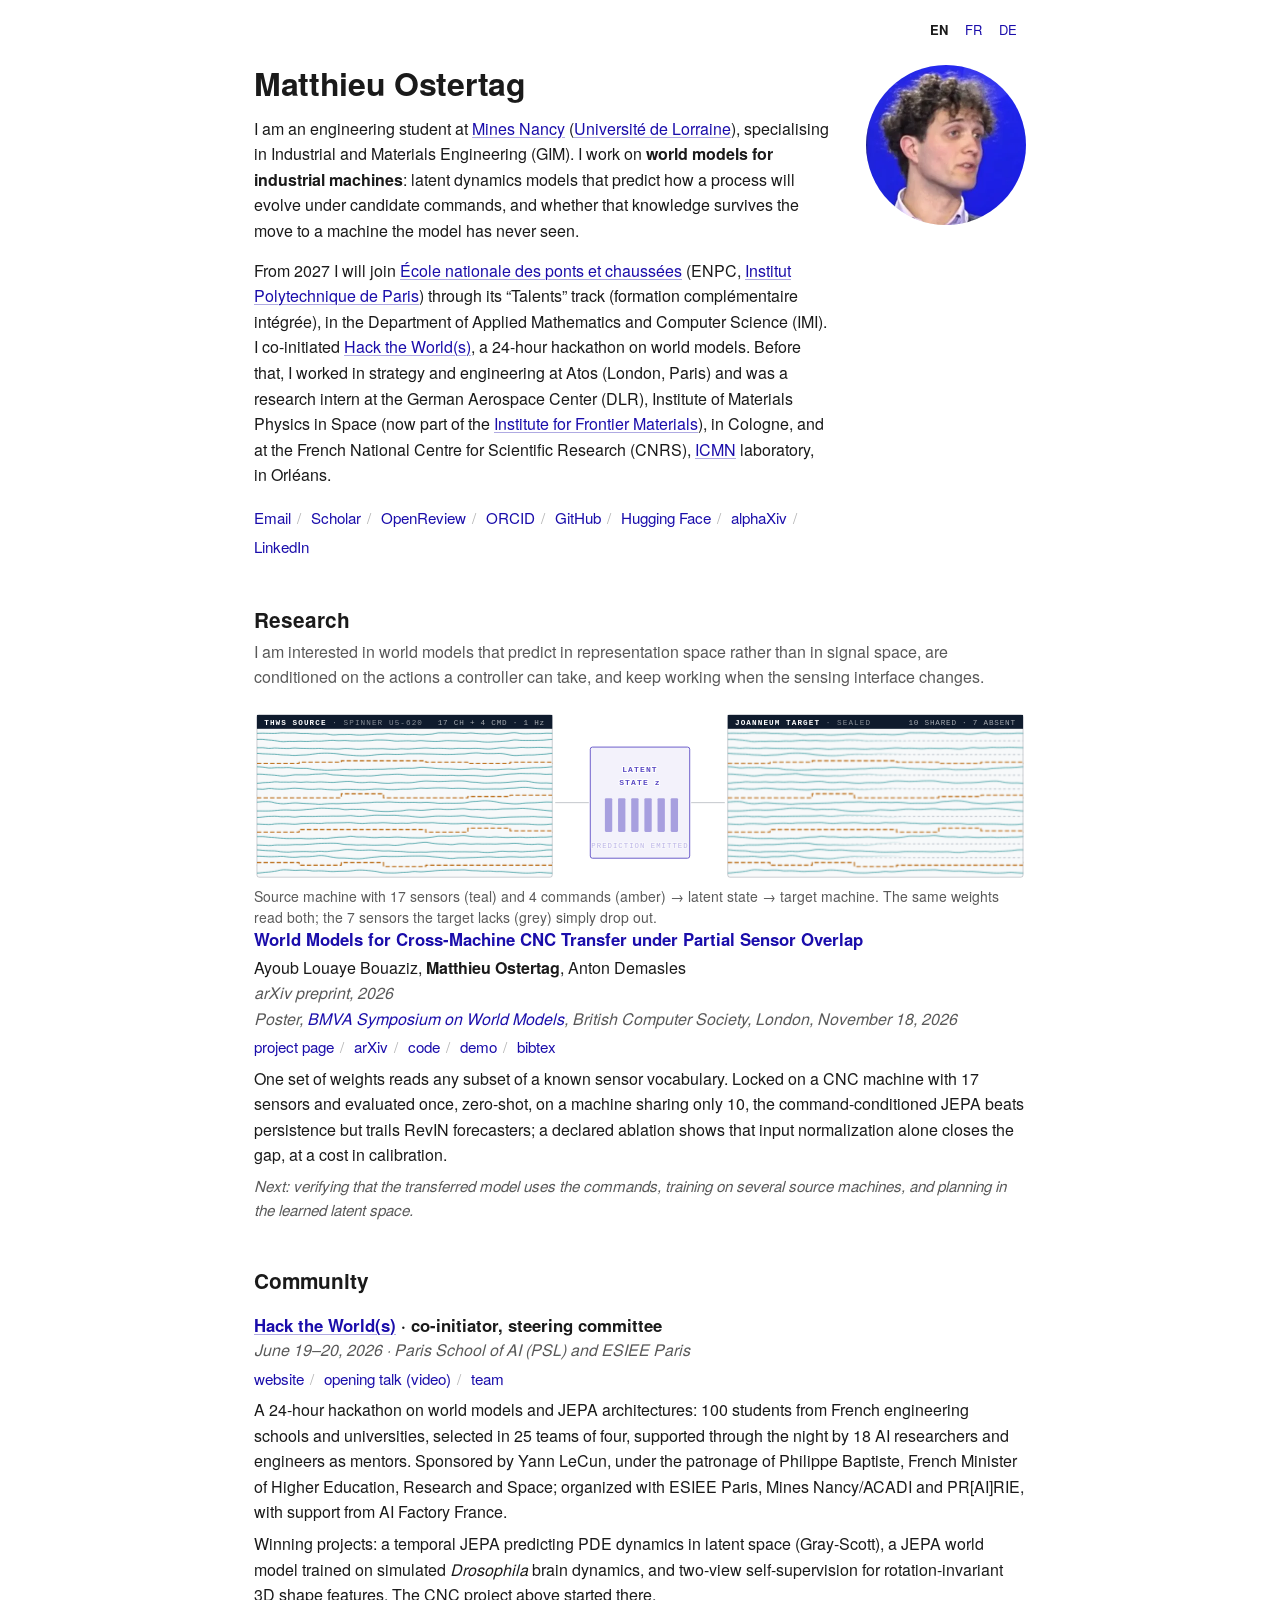
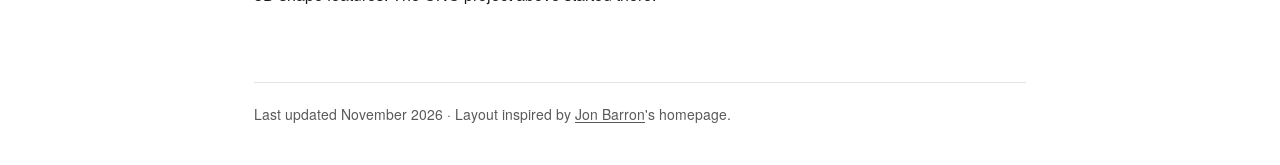
<file: index.html>
<!doctype html>
<html lang="en">
<head>
<meta charset="utf-8">
<meta name="viewport" content="width=device-width, initial-scale=1, viewport-fit=cover">
<!-- Strict CSP (GitHub Pages cannot send headers, so it lives in a meta tag). The script hash is
     generated: after editing the inline script, run `python3 tools/csp.py`. -->
<meta http-equiv="Content-Security-Policy" content="default-src 'none'; script-src 'sha256-6xE/vw2Tw47S07XtTr4DZy5jgEZBfkO6GsIGfI8PUrw=' 'strict-dynamic' https: 'unsafe-inline'; style-src 'self' 'unsafe-inline'; img-src 'self'; font-src 'self'; manifest-src 'self'; connect-src 'self'; base-uri 'none'; object-src 'none'; form-action 'none'; upgrade-insecure-requests; require-trusted-types-for 'script'; trusted-types site">
<meta name="referrer" content="strict-origin-when-cross-origin">
<title>Matthieu Ostertag</title>
<meta name="description" content="Matthieu Ostertag — engineering student at Mines Nancy working on world models for industrial machines: command-conditioned latent dynamics and cross-machine transfer.">
<meta name="author" content="Matthieu Ostertag">
<meta name="theme-color" content="#ffffff">
<meta name="color-scheme" content="light">
<meta name="format-detection" content="telephone=no">
<meta name="google-site-verification" content="F1VABGIbDV20T39u4Xei3S14fDGY10jc1vO_dndObAw">
<link rel="preload" href="fonts/heros-web-regular.woff2" as="font" type="font/woff2" crossorigin>
<link rel="preload" href="fonts/heros-web-bold.woff2" as="font" type="font/woff2" crossorigin>
<link rel="icon" href="favicon.ico" sizes="32x32">
<link rel="icon" href="favicon.svg" type="image/svg+xml">
<link rel="apple-touch-icon" href="apple-touch-icon.png">
<link rel="canonical" href="https://ostertagmatthieu-dev.github.io/">
<link rel="alternate" hreflang="en" href="https://ostertagmatthieu-dev.github.io/">
<link rel="alternate" hreflang="fr" href="https://ostertagmatthieu-dev.github.io/?lang=fr">
<link rel="alternate" hreflang="de" href="https://ostertagmatthieu-dev.github.io/?lang=de">
<link rel="alternate" hreflang="x-default" href="https://ostertagmatthieu-dev.github.io/">

<link rel="manifest" href="site.webmanifest">
<link rel="ai-catalog" href="/.well-known/ai-catalog.json" type="application/json">

<meta property="og:type" content="profile">
<meta property="og:site_name" content="Matthieu Ostertag">
<meta property="og:title" content="Matthieu Ostertag">
<meta property="og:description" content="World models for industrial machines: command-conditioned latent dynamics and cross-machine transfer.">
<meta property="og:url" content="https://ostertagmatthieu-dev.github.io/">
<meta property="og:locale" content="en_GB">
<meta property="og:locale:alternate" content="fr_FR">
<meta property="og:locale:alternate" content="de_DE">
<meta property="og:image" content="https://ostertagmatthieu-dev.github.io/og.jpg">
<meta property="og:image:type" content="image/jpeg">
<meta property="og:image:width" content="1200">
<meta property="og:image:height" content="630">
<meta property="og:image:alt" content="Matthieu Ostertag — World models for industrial machines. Mines Nancy, Université de Lorraine; École nationale des ponts et chaussées from 2027.">
<meta property="profile:first_name" content="Matthieu">
<meta property="profile:last_name" content="Ostertag">
<meta name="twitter:card" content="summary_large_image">
<meta name="twitter:title" content="Matthieu Ostertag">
<meta name="twitter:description" content="World models for industrial machines: command-conditioned latent dynamics and cross-machine transfer.">
<meta name="twitter:image" content="https://ostertagmatthieu-dev.github.io/og.jpg">
<meta name="twitter:image:alt" content="Matthieu Ostertag — World models for industrial machines.">

<link rel="me" href="https://github.com/ostertagmatthieu-dev">
<link rel="me" href="https://orcid.org/0009-0002-3829-0536">

<!-- Eviv Bulgroz ! Zorglangue : ?lang=zorg, ou tapez « zorglub » sur la page. -->

<script type="application/ld+json">
{
  "@context": "https://schema.org",
  "@graph": [
    {
      "@type": "Person",
      "@id": "https://ostertagmatthieu-dev.github.io/#person",
      "name": "Matthieu Ostertag",
      "givenName": "Matthieu",
      "familyName": "Ostertag",
      "url": "https://ostertagmatthieu-dev.github.io/",
      "image": "https://ostertagmatthieu-dev.github.io/photo.jpg",
      "description": "Engineering student at Mines Nancy working on world models for industrial machines.",
      "affiliation": [
        {"@type": "CollegeOrUniversity", "name": "Mines Nancy", "url": "https://mines-nancy.univ-lorraine.fr/"},
        {"@type": "CollegeOrUniversity", "name": "Université de Lorraine", "url": "https://www.univ-lorraine.fr/"}
      ],
      "knowsLanguage": ["fr", "en", "de"],
      "knowsAbout": ["world models", "JEPA", "latent dynamics", "transfer learning", "industrial machine learning", "CNC machining"],
      "sameAs": [
        "https://scholar.google.com/citations?user=CJ8z4rwAAAAJ",
        "https://orcid.org/0009-0002-3829-0536",
        "https://openreview.net/profile?id=~Matthieu_Ostertag1",
        "https://github.com/ostertagmatthieu-dev",
        "https://huggingface.co/mostertag",
        "https://www.alphaxiv.org/@matthieu-ostertag",
        "https://www.linkedin.com/in/matthieu-ostertag/"
      ]
    },
    {
      "@type": "ProfilePage",
      "@id": "https://ostertagmatthieu-dev.github.io/#page",
      "url": "https://ostertagmatthieu-dev.github.io/",
      "name": "Matthieu Ostertag",
      "inLanguage": "en",
      "dateModified": "2026-11-18",
      "mainEntity": {"@id": "https://ostertagmatthieu-dev.github.io/#person"}
    },
    {
      "@type": "ScholarlyArticle",
      "headline": "World Models for Cross-Machine CNC Transfer under Partial Sensor Overlap",
      "url": "https://arxiv.org/abs/2609.16071",
      "sameAs": "https://doi.org/10.48550/arXiv.2609.16071",
      "datePublished": "2026-09-13",
      "author": [
        {"@type": "Person", "name": "Ayoub Louaye Bouaziz"},
        {"@id": "https://ostertagmatthieu-dev.github.io/#person"},
        {"@type": "Person", "name": "Anton Demasles"}
      ]
    }
  ]
}
</script>

<style>
  /* font-display: optional never swaps a font in after first paint, so the text
     cannot jump (CLS); the preloads below make Heros arrive within that window.
     Helvetica when the system has it (macOS, iOS); otherwise TeX Gyre Heros,
     LaTeX's Helvetica clone, self-hosted in fonts/. local() matches real
     installed faces only, so Windows never silently swaps in Arial. */
  @font-face {
    font-family: "Site Sans"; font-style: normal; font-weight: 400; font-display: optional;
    src: local("Helvetica Neue"), local("HelveticaNeue"), local("Helvetica"),
         url("fonts/heros-web-regular.woff2") format("woff2");
  }
  @font-face {
    font-family: "Site Sans"; font-style: normal; font-weight: 700; font-display: optional;
    src: local("Helvetica Neue Bold"), local("HelveticaNeue-Bold"), local("Helvetica Bold"), local("Helvetica-Bold"),
         url("fonts/heros-web-bold.woff2") format("woff2");
  }

  :root {
    --text: #1a1a1a;
    --muted: #595959;
    --rule: #e3e3e3;
    --link: #1a0dab;
    --code-bg: #f6f6f6;
    --sans: "Site Sans", "Helvetica Neue", Helvetica, Arial, sans-serif;
    --gutter: 24px;
    --tap: 44px;
  }

  * { box-sizing: border-box; }
  html { -webkit-text-size-adjust: 100%; text-size-adjust: 100%; }
  body {
    margin: 0;
    background: #fff;
    color: var(--text);
    font: 16px/1.6 var(--sans);
    overflow-wrap: break-word;
    -webkit-tap-highlight-color: rgba(26, 13, 171, 0.12);
  }

  .wrap {
    max-width: 820px; margin: 0 auto;
    padding-left: max(var(--gutter), env(safe-area-inset-left));
    padding-right: max(var(--gutter), env(safe-area-inset-right));
  }

  a { color: var(--link); text-decoration: none; }
  /* Links inside sentences must not rely on colour alone (WCAG 1.4.1). */
  main p a, .item .title a {
    text-decoration: underline; text-decoration-thickness: 1px;
    text-underline-offset: 2px; text-decoration-color: rgba(26, 13, 171, 0.35);
  }
  a:focus-visible, summary:focus-visible { outline: 2px solid var(--link); outline-offset: 2px; border-radius: 2px; }
  @media (hover: hover) {
    a:hover, summary:hover { text-decoration: underline; text-underline-offset: 2px; text-decoration-color: currentColor; }
  }

  /* Skip link: hidden until focused from the keyboard */
  .skip { position: absolute; left: 8px; top: -120px; z-index: 10; padding: 10px 14px; background: #fff;
          color: var(--link); border: 2px solid var(--link); border-radius: 4px; }
  .skip:focus { top: 8px; }
  main:focus { outline: none; }

  /* Language switcher */
  .lang { display: flex; justify-content: flex-end; padding-top: 14px; font-size: 0.8125rem; letter-spacing: 0.04em; }
  .lang a { display: inline-block; padding: 6px 8px; }
  .lang a[aria-current="true"] { color: var(--text); font-weight: 700; }

  main { padding-top: 18px; padding-bottom: 40px; }

  /* Header */
  .intro { display: grid; grid-template-columns: minmax(0, 1fr) 160px; gap: 36px; align-items: start; }
  h1 { margin: 0 0 14px; font: 700 2rem/1.15 var(--sans); letter-spacing: -0.01em; }
  .intro p { margin: 0 0 14px; }
  .links { margin-top: 16px; font-size: 0.95rem; line-height: 1.9; }
  .links a { white-space: nowrap; }
  .sep { margin: 0 6px; color: #b5b5b5; }

  .portrait {
    position: relative; width: 160px; height: 160px; border-radius: 50%; overflow: hidden;
    background: #eee; color: #777; display: grid; place-items: center;
    font: 700 2.4rem var(--sans);
  }
  .portrait img { position: absolute; inset: 0; width: 100%; height: 100%; object-fit: cover; }

  /* Sections */
  h2 { margin: 44px 0 6px; font: 700 1.3rem/1.3 var(--sans); }
  .lede { margin: 0 0 18px; color: var(--muted); }

  .paper { padding: 4px 0 0; }
  .fig { display: block; margin: 0 0 6px; }
  .figcap { margin: 0 0 20px; font-size: 0.875rem; line-height: 1.5; color: var(--muted); }
  .title { font-weight: 700; font-size: 1.05rem; line-height: 1.4; }
  .authors { margin-top: 3px; }
  .venue { color: var(--muted); font-style: italic; }
  .actions { margin: 4px 0 6px; font-size: 0.95rem; }
  .paper p { margin: 6px 0 0; }
  .note { margin-top: 10px; color: var(--muted); font-size: 0.95rem; font-style: italic; }

  .item { padding: 14px 0; border-top: 1px solid var(--rule); }
  .item:first-of-type { border-top: 0; }
  .item p { margin: 6px 0 0; }

  details { display: inline; }
  summary { display: inline; cursor: pointer; color: var(--link); list-style: none; }
  summary::-webkit-details-marker { display: none; }
  pre {
    margin: 10px 0 0; padding: 12px 14px;
    background: var(--code-bg); border: 1px solid var(--rule); border-radius: 4px;
    font: 0.8rem/1.5 ui-monospace, SFMono-Regular, Menlo, Consolas, monospace;
    overflow-x: auto; -webkit-overflow-scrolling: touch; white-space: pre; max-width: 100%;
  }

  footer {
    padding-top: 20px;
    padding-bottom: max(40px, env(safe-area-inset-bottom));
    color: var(--muted); font-size: 0.875rem;
  }
  footer .rule { border-top: 1px solid var(--rule); padding-top: 20px; }
  footer a { color: var(--muted); text-decoration: underline; text-underline-offset: 2px; }

  /* ---------------- SAAC-JEPA schematic (from the project page) ---------------- */
  .hs { display: block; width: 100%; height: auto; overflow: visible;
        --hs-ink: #0F1B2D; --hs-teal: #1B8A8F; --hs-violet: #5B4BC4; --hs-amber: #B8680F;
        --hs-absent: #9AA5B1; --hs-panel: #F7F9FA; --hs-line: rgba(15,27,45,.28); }
  .hs text { font-family: ui-monospace, SFMono-Regular, Menlo, Consolas, monospace; }
  .hs__panel { fill: var(--hs-panel); stroke: var(--hs-line); stroke-width: 1; }
  .hs__head { fill: var(--hs-ink); }
  .hs__title { font-size: 10.5px; font-weight: 700; letter-spacing: .14em; fill: #fff; }
  .hs__dim { fill: rgba(255,255,255,.5); font-weight: 400; }
  .hs__meta { font-size: 10.5px; letter-spacing: .1em; fill: rgba(255,255,255,.62); }
  .hs__trace { fill: none; stroke: var(--hs-teal); stroke-width: 1.05; stroke-linejoin: round; opacity: .9; }
  .hs__trace--act { stroke: var(--hs-amber); stroke-width: 1.5; stroke-dasharray: 6 3; opacity: 1; }
  .hs__trace--flat { stroke: var(--hs-absent); stroke-width: 1; stroke-dasharray: 3 3.5; }
  .hs__wire { fill: none; stroke: var(--hs-line); stroke-width: 1.2; }
  .hs__latent { fill: rgba(91,75,196,.07); stroke: var(--hs-violet); stroke-width: 1.2; }
  .hs__lab, .hs__emit { paint-order: stroke; stroke: #fff; stroke-width: 3px; stroke-linejoin: round; }
  .hs__lab { font-size: 11px; font-weight: 700; letter-spacing: .14em; fill: var(--hs-violet); }
  .hs__emit { font-size: 10px; letter-spacing: .14em; fill: var(--hs-violet); opacity: .35; }

  /* Animated parts. Paused by default: the still frame is the cycle at 2 s of
     2.6 s (negative delays), which shows a packet in flight and uneven bars. */
  .hs__pulse  { fill: none; stroke: var(--hs-violet); stroke-width: 1.2; opacity: 0; transform-box: fill-box; transform-origin: 50% 50%;
                animation-name: hsRing;  animation-timing-function: ease-out; }
  .hs__emit   { animation-name: hsBlink; animation-timing-function: ease-in-out; }
  .hs__bars rect { fill: var(--hs-violet); opacity: .5; transform-box: fill-box; transform-origin: 50% 100%;
                animation-name: hsPump;  animation-timing-function: ease-in-out; }
  .hs__packet { fill: var(--hs-violet); opacity: 0; }
  .hs__packet--in  { animation-name: hsIn;  animation-timing-function: cubic-bezier(.5,0,.8,.6); }
  .hs__packet--out { fill: var(--hs-teal); animation-name: hsOut; animation-timing-function: cubic-bezier(.2,.4,.5,1); }
  .hs__pulse, .hs__emit, .hs__bars rect, .hs__packet {
    animation-duration: 2.6s; animation-iteration-count: infinite;
    animation-delay: -2s; animation-play-state: paused;
  }
  .hs__bars rect:nth-child(2) { animation-delay: -1.88s; }
  .hs__bars rect:nth-child(3) { animation-delay: -1.76s; }
  .hs__bars rect:nth-child(4) { animation-delay: -1.64s; }
  .hs__bars rect:nth-child(5) { animation-delay: -1.52s; }
  .hs__bars rect:nth-child(6) { animation-delay: -1.40s; }
  .hs.is-on .hs__pulse, .hs.is-on .hs__emit, .hs.is-on .hs__bars rect, .hs.is-on .hs__packet { animation-play-state: running; }
  @keyframes hsRing  { 0% { opacity: .55; transform: scale(1); } 70%, 100% { opacity: 0; transform: scale(1.04); } }
  @keyframes hsBlink { 0% { opacity: 1; } 30%, 100% { opacity: .28; } }
  @keyframes hsPump  { 0%, 100% { transform: scaleY(.35); } 45% { transform: scaleY(1); } }
  @keyframes hsIn  { 0%, 55% { opacity: 0; transform: translateX(0); } 62% { opacity: 1; } 97% { opacity: 1; transform: translateX(44px); } 100% { opacity: 0; transform: translateX(46px); } }
  @keyframes hsOut { 0% { opacity: 0; transform: translateX(0); } 6% { opacity: 1; } 38% { opacity: 1; transform: translateX(44px); } 42%, 100% { opacity: 0; transform: translateX(46px); } }
  @media (prefers-reduced-motion: reduce) {
    .hs.is-on .hs__pulse, .hs.is-on .hs__emit, .hs.is-on .hs__bars rect, .hs.is-on .hs__packet { animation-play-state: paused; }
  }

  /* ------------------------------- Print ------------------------------- */
  @media print {
    .lang, .fig, .figcap, .sep, details { display: none !important; }
    body { font-size: 11pt; }
    a { color: #000; text-decoration: none; }
    main p a[href^="http"]::after { content: " (" attr(href) ")"; font-size: 0.85em; color: #555; overflow-wrap: anywhere; }
    .paper, .item { break-inside: avoid; }
    .portrait { width: 96px; height: 96px; }
  }

  /* ------------------------------- Touch ------------------------------- */
  /* Fingers need ~44 px targets (Apple HIG, WCAG 2.5.5). Inline links inside
     sentences are exempt; the link rows and the switcher are not. */
  @media (pointer: coarse) {
    .lang a { min-width: var(--tap); min-height: var(--tap); padding: 0 10px; display: inline-flex; align-items: center; justify-content: center; }
    .links { line-height: 1.6; }
    .links a, .actions a, .actions summary { display: inline-block; padding: 11px 0; }
  }

  /* ------------------------------ Narrow ------------------------------- */
  @media (max-width: 640px) {
    :root { --gutter: 16px; }
    .lang { padding-top: 6px; }
    main { padding-top: 6px; padding-bottom: 28px; }
    .intro { grid-template-columns: minmax(0, 1fr); gap: 18px; }
    .portrait { order: -1; width: 112px; height: 112px; font-size: 1.8rem; }
    h1 { font-size: 1.75rem; }
    h2 { margin-top: 36px; }
    .links, .actions { font-size: 1rem; }
    main p { -webkit-hyphens: auto; hyphens: auto; }
  }
  /* Below ~560 px the in-figure labels shrink under 5 px: hide them, the
     caption under the figure carries the same information as real text. */
  @media (max-width: 560px) {
    .hs text { display: none; }
  }
</style>
</head>
<body>

<a class="skip" id="skip" href="#main">Skip to content</a>
<nav class="lang wrap" id="lang" aria-label="Language">
  <a href="?lang=en" hreflang="en" lang="en" aria-current="true">EN</a>
  <a href="?lang=fr" hreflang="fr" lang="fr">FR</a>
  <a href="?lang=de" hreflang="de" lang="de">DE</a>
</nav>

<div id="page">
<main class="wrap" id="main" tabindex="-1">

  <header class="intro">
    <div>
      <h1>Matthieu Ostertag</h1>
      <p data-i18n="intro1">
        I am an engineering student at <a href="https://mines-nancy.univ-lorraine.fr/">Mines Nancy</a>
        (<a href="https://www.univ-lorraine.fr/">Université de Lorraine</a>), specialising in Industrial and Materials Engineering (GIM). I work on
        <strong>world models for industrial machines</strong>: latent dynamics models that predict how a
        process will evolve under candidate commands, and whether that knowledge survives the move to a
        machine the model has never seen.
      </p>
      <p data-i18n="intro2">
        From 2027 I will join <a href="https://ecoledesponts.fr/">École nationale des ponts et chaussées</a> (ENPC, <a href="https://www.ip-paris.fr/">Institut Polytechnique de Paris</a>) through its
        &ldquo;Talents&rdquo; track (formation complémentaire intégrée), in the Department of Applied Mathematics
        and Computer Science (IMI). I co-initiated
        <a href="https://hacktheworlds.fr/en/index.html">Hack the World(s)</a>, a 24-hour hackathon on world models.
        Before that, I worked in strategy and engineering at Atos (London, Paris) and was a research intern
        at the German Aerospace Center (DLR), Institute of Materials Physics in Space (now part of the <a href="https://www.dlr.de/en/fm">Institute for Frontier Materials</a>), in Cologne, and at the French National Centre for Scientific Research (CNRS), <a href="https://icmn.cnrs.fr/">ICMN</a> laboratory, in Orléans.
      </p>
      <div class="links">
        <a class="email" href="#" data-i18n="email">Email</a><span class="sep" aria-hidden="true">/</span>
        <a href="https://scholar.google.com/citations?user=CJ8z4rwAAAAJ">Scholar</a><span class="sep" aria-hidden="true">/</span>
        <a href="https://openreview.net/profile?id=~Matthieu_Ostertag1">OpenReview</a><span class="sep" aria-hidden="true">/</span>
        <a href="https://orcid.org/0009-0002-3829-0536">ORCID</a><span class="sep" aria-hidden="true">/</span>
        <a href="https://github.com/ostertagmatthieu-dev">GitHub</a><span class="sep" aria-hidden="true">/</span>
        <a href="https://huggingface.co/mostertag">Hugging Face</a><span class="sep" aria-hidden="true">/</span>
        <a href="https://www.alphaxiv.org/@matthieu-ostertag">alphaXiv</a><span class="sep" aria-hidden="true">/</span>
        <a href="https://www.linkedin.com/in/matthieu-ostertag/">LinkedIn</a>
      </div>
    </div>
    <div class="portrait"><span aria-hidden="true">MO</span><picture><source srcset="photo.webp" type="image/webp"><img src="photo.jpg" alt="Portrait of Matthieu Ostertag" data-i18n-alt="portraitAlt" width="160" height="160" decoding="async"></picture></div>
  </header>

  <section aria-labelledby="research">
    <h2 id="research" data-i18n="research">Research</h2>
    <p class="lede" data-i18n="lede">
      I am interested in world models that predict in representation space rather than in signal space,
      are conditioned on the actions a controller can take, and keep working when the sensing interface changes.
    </p>

    <article class="paper">
      <a class="fig" href="https://ostertagmatthieu-dev.github.io/saac-jepa/" aria-hidden="true" tabindex="-1">
        <svg class="hs" viewBox="12 22 1056 230" aria-hidden="true" focusable="false">
          <defs>
            <pattern id="hs-srcPat" patternUnits="userSpaceOnUse" x="16" y="0" width="404" height="268"><g id="hs-srcFlow"></g></pattern>
            <pattern id="hs-tgtPat" patternUnits="userSpaceOnUse" x="660" y="0" width="404" height="268"><g id="hs-tgtFlow"></g></pattern>
            <pattern id="hs-tgtFadePat" patternUnits="userSpaceOnUse" x="660" y="0" width="404" height="268"><g id="hs-tgtFadeFlow"></g></pattern>
            <linearGradient id="hs-fadeOut" x1="0" x2="1" y1="0" y2="0">
              <stop offset="0" stop-color="#fff" stop-opacity="1"/>
              <stop offset="0.30" stop-color="#fff" stop-opacity="1"/>
              <stop offset="0.62" stop-color="#fff" stop-opacity="0"/>
            </linearGradient>
            <linearGradient id="hs-fadeIn" x1="0" x2="1" y1="0" y2="0">
              <stop offset="0.34" stop-color="#fff" stop-opacity="0"/>
              <stop offset="0.66" stop-color="#fff" stop-opacity="1"/>
            </linearGradient>
            <mask id="hs-maskOut"><rect x="660" y="44" width="404" height="204" fill="url(#hs-fadeOut)"/></mask>
            <mask id="hs-maskIn"><rect x="660" y="44" width="404" height="204" fill="url(#hs-fadeIn)"/></mask>
          </defs>

          <rect class="hs__panel" x="16" y="26" width="404" height="222" rx="3"/>
          <rect class="hs__head" x="16" y="26" width="404" height="19"/>
          <text class="hs__title" x="26" y="40">THWS SOURCE <tspan class="hs__dim">· SPINNER U5-620</tspan></text>
          <text class="hs__meta" x="410" y="40" text-anchor="end">17 CH + 4 CMD · 1 Hz</text>
          <rect x="16" y="44" width="404" height="204" fill="url(#hs-srcPat)"/>

          <g>
            <path class="hs__wire" d="M424 146 H 470"/>
            <path class="hs__wire" d="M610 146 H 656"/>
            <circle class="hs__packet hs__packet--in" cx="424" cy="146" r="3"/>
            <circle class="hs__packet hs__packet--out" cx="610" cy="146" r="3"/>
            <rect class="hs__latent" x="472" y="70" width="136" height="152" rx="3"/>
            <rect class="hs__pulse" x="472" y="70" width="136" height="152" rx="3"/>
            <text class="hs__lab" x="540" y="104" text-anchor="middle">LATENT</text>
            <text class="hs__lab" x="540" y="122" text-anchor="middle">STATE z</text>
            <g class="hs__bars">
              <rect x="492" y="140" width="10" height="46" rx="1.5"/>
              <rect x="510" y="140" width="10" height="46" rx="1.5"/>
              <rect x="528" y="140" width="10" height="46" rx="1.5"/>
              <rect x="546" y="140" width="10" height="46" rx="1.5"/>
              <rect x="564" y="140" width="10" height="46" rx="1.5"/>
              <rect x="582" y="140" width="10" height="46" rx="1.5"/>
            </g>
            <text class="hs__emit" x="540" y="208" text-anchor="middle">PREDICTION EMITTED</text>
          </g>

          <rect class="hs__panel" x="660" y="26" width="404" height="222" rx="3"/>
          <rect class="hs__head" x="660" y="26" width="404" height="19"/>
          <text class="hs__title" x="670" y="40">JOANNEUM TARGET <tspan class="hs__dim">· SEALED</tspan></text>
          <text class="hs__meta" x="1054" y="40" text-anchor="end">10 SHARED · 7 ABSENT</text>
          <g mask="url(#hs-maskIn)"><g id="hs-tgtAbsent"></g></g>
          <rect x="660" y="44" width="404" height="204" fill="url(#hs-tgtFadePat)" mask="url(#hs-maskOut)"/>
          <rect x="660" y="44" width="404" height="204" fill="url(#hs-tgtPat)"/>
        </svg>
      </a>
      <p class="figcap" data-i18n="figCap">
        Source machine with 17 sensors (teal) and 4 commands (amber) → latent state → target machine.
        The same weights read both; the 7 sensors the target lacks (grey) simply drop out.
      </p>

      <div class="title">
        <a href="https://ostertagmatthieu-dev.github.io/saac-jepa/">World Models for Cross-Machine CNC Transfer under Partial Sensor Overlap</a>
      </div>
      <div class="authors">Ayoub Louaye Bouaziz, <strong>Matthieu Ostertag</strong>, Anton Demasles</div>
      <div class="venue" data-i18n="venue">arXiv preprint, 2026</div>
      <div class="venue" data-i18n="venuePoster">Poster, <a href="https://www.bmva.org/meetings/26-11-18-WorldModels.html">BMVA Symposium on World Models</a>, British Computer Society, London, November 18, 2026</div>
      <div class="actions">
        <a href="https://ostertagmatthieu-dev.github.io/saac-jepa/" data-i18n="aProject">project page</a><span class="sep" aria-hidden="true">/</span>
        <a href="https://arxiv.org/abs/2609.16071">arXiv</a><span class="sep" aria-hidden="true">/</span>
        <a href="https://github.com/ostertagmatthieu-dev/saac-jepa" data-i18n="aCode">code</a><span class="sep" aria-hidden="true">/</span>
        <a href="https://huggingface.co/spaces/mostertag/saac-jepa-world-model" data-i18n="aDemo">demo</a><span class="sep" aria-hidden="true">/</span>
        <details>
          <summary data-i18n="bibtex">bibtex</summary>
<pre>@misc{bouaziz2026worldmodelscrossmachinecnc,
  title         = {World Models for Cross-Machine CNC Transfer
                   under Partial Sensor Overlap},
  author        = {Ayoub Louaye Bouaziz and Matthieu Ostertag
                   and Anton Demasles},
  year          = {2026},
  eprint        = {2609.16071},
  archivePrefix = {arXiv},
  primaryClass  = {cs.LG},
  doi           = {10.48550/arXiv.2609.16071}
}</pre>
        </details>
      </div>
      <p data-i18n="summary">
        One set of weights reads any subset of a known sensor vocabulary. Locked on a CNC machine with
        17 sensors and evaluated once, zero-shot, on a machine sharing only 10, the command-conditioned
        JEPA beats persistence but trails RevIN forecasters; a declared ablation shows that input
        normalization alone closes the gap, at a cost in calibration.
      </p>
      <p class="note" data-i18n="next">
        Next: verifying that the transferred model uses the commands, training on several source
        machines, and planning in the learned latent space.
      </p>
    </article>
  </section>

  <section aria-labelledby="community">
    <h2 id="community" data-i18n="community">Community</h2>
    <article class="item">
      <div class="title" data-i18n="htwTitle"><a href="https://hacktheworlds.fr/en/index.html">Hack the World(s)</a> · co-initiator, steering committee</div>
      <div class="venue" data-i18n="htwVenue">June 19–20, 2026 · Paris School of AI (PSL) and ESIEE Paris</div>
      <div class="actions" data-i18n="htwLinks">
        <a href="https://hacktheworlds.fr/en/index.html">website</a><span class="sep" aria-hidden="true">/</span>
        <a href="https://www.youtube.com/watch?v=YAFjys3pn50">opening talk (video)</a><span class="sep" aria-hidden="true">/</span>
        <a href="https://hacktheworlds.fr/en/organisation.html">team</a>
      </div>
      <p data-i18n="htwText">
        A 24-hour hackathon on world models and JEPA architectures: 100 students from French engineering
        schools and universities, selected in 25 teams of four, supported through the night by 18 AI
        researchers and engineers as mentors. Sponsored by Yann LeCun, under the patronage of Philippe
        Baptiste, French Minister of Higher Education, Research and Space; organized with ESIEE Paris,
        Mines Nancy/ACADI and PR[AI]RIE, with support from AI Factory France.
      </p>
      <p data-i18n="htwWinners">
        Winning projects: a temporal JEPA predicting PDE dynamics in latent space (Gray-Scott), a JEPA world
        model trained on simulated <i>Drosophila</i> brain dynamics, and two-view self-supervision for
        rotation-invariant 3D shape features. The CNC project above started there.
      </p>
    </article>
  </section>

</main>

<footer class="wrap">
  <div class="rule" data-i18n="footer">
    Last updated November 2026 · Layout inspired by <a href="https://jonbarron.info/">Jon Barron</a>'s homepage.
  </div>
</footer>
</div>

<script>
(function () {
  "use strict";

  /* Set to true to show ZORG in the language menu. Otherwise it stays an easter egg:
     ?lang=zorg, or type "zorglub" anywhere on the page. */
  var SHOW_ZORG_IN_MENU = false;

  var BASE = "https://ostertagmatthieu-dev.github.io/";
  var LANGS = ["en", "fr", "de"];
  var HTML_LANG = { en: "en", fr: "fr", de: "de", zorg: "fr-x-zorg" };
  var LABEL = { en: "EN", fr: "FR", de: "DE", zorg: "ZORG" };

  var META = {
    en: "Matthieu Ostertag — engineering student at Mines Nancy working on world models for industrial machines: command-conditioned latent dynamics and cross-machine transfer.",
    fr: "Matthieu Ostertag — élève ingénieur à Mines Nancy, travaille sur les world models pour machines industrielles : dynamique latente conditionnée par les commandes et transfert entre machines.",
    de: "Matthieu Ostertag — Ingenieurstudent an der Mines Nancy, forscht zu World Models für Industriemaschinen: befehlskonditionierte latente Dynamik und Transfer zwischen Maschinen."
  };

  var T = {
    fr: {
      intro1: 'Je suis élève ingénieur à <a href="https://mines-nancy.univ-lorraine.fr/">Mines Nancy</a> (<a href="https://www.univ-lorraine.fr/">Université de Lorraine</a>), en formation d’ingénieur de spécialité Génie Industriel et Matériaux (GIM). Je travaille sur les <strong>world models pour machines industrielles</strong>&nbsp;: des modèles de dynamique latente qui prédisent l’évolution d’un procédé selon les commandes envisagées, et je cherche à savoir si ce qu’ils ont appris tient encore sur une machine qu’ils n’ont jamais vue.',
      intro2: 'À partir de 2027, je rejoindrai l’<a href="https://ecoledesponts.fr/">École nationale des ponts et chaussées</a> (ENPC, <a href="https://www.ip-paris.fr/">Institut Polytechnique de Paris</a>) comme école d’application, en formation complémentaire intégrée (FCI) dans le cadre du Parcours «&nbsp;Talents&nbsp;», au département Ingénierie Mathématique et Informatique (IMI). Je suis co-initiateur de <a href="https://hacktheworlds.fr/">Hack the World(s)</a>, un hackathon de 24&nbsp;heures consacré aux world models. Auparavant, j’ai travaillé en stratégie et ingénierie chez Atos (Londres, Paris) et j’ai été stagiaire de recherche au Centre allemand pour l’aéronautique et l’astronautique (DLR) à Cologne, à l’Institut für Materialphysik im Weltraum (aujourd’hui intégré à l’<a href="https://www.dlr.de/de/fm">Institut für Frontier Materials auf der Erde und im Weltraum</a>), et au laboratoire <a href="https://icmn.cnrs.fr/">ICMN</a> du CNRS à Orléans.',
      email: 'E-mail',
      portraitAlt: 'Portrait de Matthieu Ostertag',
      research: 'Recherche',
      lede: 'Je m’intéresse aux world models qui prédisent dans l’espace des représentations plutôt que dans celui des signaux, qui sont conditionnés par les actions dont dispose un contrôleur, et qui continuent de fonctionner quand l’interface capteurs change.',
      figCap: 'Machine source à 17&nbsp;capteurs (bleu-vert) et 4&nbsp;commandes (orange) → état latent → machine cible. Les mêmes poids lisent les deux&nbsp;; les 7&nbsp;capteurs absents de la cible (gris) sont simplement ignorés.',
      venue: 'Prépublication arXiv, 2026',
      venuePoster: 'Poster, <a href="https://www.bmva.org/meetings/26-11-18-WorldModels.html">BMVA Symposium on World Models</a>, British Computer Society, Londres, 18&nbsp;novembre 2026',
      aProject: 'page du projet',
      aCode: 'code',
      aDemo: 'démo',
      bibtex: 'bibtex',
      summary: 'Un seul jeu de poids lit n’importe quel sous-ensemble d’un vocabulaire de capteurs connu. Verrouillé sur une machine CNC à 17&nbsp;capteurs puis évalué une seule fois, en zero-shot, sur une machine qui n’en partage que 10, le JEPA conditionné par les commandes bat la persistance mais reste derrière les modèles de prévision munis de RevIN&nbsp;; une ablation déclarée à l’avance montre que la normalisation des entrées suffit à combler l’écart, au prix de la calibration.',
      next: 'Prochaines étapes&nbsp;: vérifier que le modèle transféré utilise bien les commandes, entraîner sur plusieurs machines sources et planifier dans l’espace latent appris.',
      community: 'Communauté',
      htwTitle: '<a href="https://hacktheworlds.fr/">Hack the World(s)</a> · co-initiateur, comité de pilotage',
      htwVenue: '19–20 juin 2026 · Paris School of AI (PSL) et ESIEE Paris',
      htwLinks: '<a href="https://hacktheworlds.fr/">site</a><span class="sep" aria-hidden="true">/</span><a href="https://www.youtube.com/watch?v=YAFjys3pn50">conférence inaugurale (vidéo)</a><span class="sep" aria-hidden="true">/</span><a href="https://hacktheworlds.fr/organisation.html">équipe</a>',
      htwText: 'Un hackathon de 24&nbsp;heures sur les world models et les architectures JEPA&nbsp;: 100&nbsp;étudiants d’écoles d’ingénieurs et d’universités françaises, sélectionnés en 25&nbsp;équipes de quatre, accompagnés toute la nuit par 18&nbsp;mentors, chercheurs et ingénieurs en IA. Parrainé par Yann LeCun, sous le haut patronage de Philippe Baptiste, ministre de l’Enseignement supérieur, de la Recherche et de l’Espace&nbsp;; organisé avec ESIEE Paris, Mines Nancy/ACADI et PR[AI]RIE, avec le soutien d’AI Factory France.',
      htwWinners: 'Projets lauréats&nbsp;: un JEPA temporel qui prédit la dynamique d’une EDP dans l’espace latent (Gray-Scott), un world model JEPA entraîné sur la dynamique simulée du cerveau de la drosophile, et un apprentissage auto-supervisé invariant à la rotation sur nuages de points. Le projet CNC ci-dessus y est né.',
      footer: 'Dernière mise à jour&nbsp;: novembre 2026 · Mise en page inspirée de celle de <a href="https://jonbarron.info/">Jon Barron</a>.'
    },
    de: {
      intro1: 'Ich studiere an der <a href="https://mines-nancy.univ-lorraine.fr/">Mines Nancy</a> (<a href="https://www.univ-lorraine.fr/">Université de Lorraine</a>) im Ingenieurstudiengang Génie Industriel et Matériaux (GIM). Ich arbeite an <strong>World Models für Industriemaschinen</strong>: latente Dynamikmodelle, die vorhersagen, wie sich ein Prozess unter möglichen Steuerbefehlen entwickelt – und ob dieses Wissen den Wechsel auf eine Maschine übersteht, die das Modell nie gesehen hat.',
      intro2: 'Ab 2027 wechsle ich im Rahmen des Parcours „Talents“ (formation complémentaire intégrée) an die <a href="https://ecoledesponts.fr/">École nationale des ponts et chaussées</a> (ENPC, <a href="https://www.ip-paris.fr/">Institut Polytechnique de Paris</a>), in den Fachbereich Ingénierie Mathématique et Informatique (IMI). Ich habe <a href="https://hacktheworlds.fr/en/index.html">Hack the World(s)</a> mitinitiiert, einen 24-Stunden-Hackathon zu World Models. Zuvor war ich bei Atos (London, Paris) in Strategie und Engineering tätig und Forschungspraktikant am Deutschen Zentrum für Luft- und Raumfahrt (DLR), Institut für Materialphysik im Weltraum (heute Teil des <a href="https://www.dlr.de/de/fm">Instituts für Frontier Materials auf der Erde und im Weltraum</a>), in Köln, sowie am Centre national de la recherche scientifique (CNRS), Labor <a href="https://icmn.cnrs.fr/">ICMN</a>, in Orléans.',
      email: 'E-Mail',
      portraitAlt: 'Porträt von Matthieu Ostertag',
      research: 'Forschung',
      lede: 'Mich interessieren World Models, die im Repräsentationsraum statt im Signalraum vorhersagen, auf die möglichen Aktionen einer Steuerung konditioniert sind und auch dann funktionieren, wenn sich die Sensorschnittstelle ändert.',
      figCap: 'Quellmaschine mit 17 Sensoren (türkis) und 4 Befehlen (orange) → latenter Zustand → Zielmaschine. Dieselben Gewichte lesen beide; die 7 Sensoren, die der Zielmaschine fehlen (grau), fallen einfach weg.',
      venue: 'arXiv-Preprint, 2026',
      venuePoster: 'Poster, <a href="https://www.bmva.org/meetings/26-11-18-WorldModels.html">BMVA Symposium on World Models</a>, British Computer Society, London, 18. November 2026',
      aProject: 'Projektseite',
      aCode: 'Code',
      aDemo: 'Demo',
      bibtex: 'BibTeX',
      summary: 'Ein einziger Satz von Gewichten liest jede beliebige Teilmenge eines bekannten Sensorvokabulars. Auf einer CNC-Maschine mit 17 Sensoren festgeschrieben und einmalig zero-shot auf einer Maschine evaluiert, die nur 10 davon teilt, schlägt das befehlskonditionierte JEPA die Persistenzprognose, bleibt aber hinter Prognosemodellen mit RevIN zurück; eine vorab deklarierte Ablation zeigt, dass allein die Eingangsnormalisierung die Lücke schließt – auf Kosten der Kalibrierung.',
      next: 'Als Nächstes: prüfen, ob das übertragene Modell die Befehle tatsächlich nutzt, auf mehreren Quellmaschinen trainieren und im gelernten latenten Raum planen.',
      community: 'Engagement',
      htwTitle: '<a href="https://hacktheworlds.fr/en/index.html">Hack the World(s)</a> · Mitinitiator, Lenkungsausschuss',
      htwVenue: '19.–20. Juni 2026 · Paris School of AI (PSL) und ESIEE Paris',
      htwLinks: '<a href="https://hacktheworlds.fr/en/index.html">Website</a><span class="sep" aria-hidden="true">/</span><a href="https://www.youtube.com/watch?v=YAFjys3pn50">Eröffnungsvortrag (Video)</a><span class="sep" aria-hidden="true">/</span><a href="https://hacktheworlds.fr/en/organisation.html">Team</a>',
      htwText: 'Ein 24-Stunden-Hackathon zu World Models und JEPA-Architekturen: 100 Studierende französischer Ingenieurschulen und Universitäten in 25 Viererteams, die ganze Nacht über begleitet von 18 Mentorinnen und Mentoren aus KI-Forschung und -Entwicklung. Mit Yann LeCun als Schirmherr und unter der Ehrenschirmherrschaft von Philippe Baptiste, französischer Minister für Hochschulbildung, Forschung und Raumfahrt; organisiert mit ESIEE Paris, Mines Nancy/ACADI und PR[AI]RIE, mit Unterstützung von AI Factory France.',
      htwWinners: 'Siegerprojekte: ein zeitliches JEPA, das die Dynamik einer PDE im latenten Raum vorhersagt (Gray-Scott), ein JEPA-World-Model, trainiert auf der simulierten Gehirndynamik der Fruchtfliege, und rotationsinvariantes selbstüberwachtes Lernen auf Punktwolken. Das CNC-Projekt oben ist dort entstanden.',
      footer: 'Zuletzt aktualisiert: November 2026 · Layout nach dem Vorbild der Homepage von <a href="https://jonbarron.info/">Jon Barron</a>.'
    }
  };

  function mq(q) { return !!(window.matchMedia && window.matchMedia(q).matches); }

  /* Trusted Types (enforced by the CSP): the only HTML this script writes is the
     author's own markup and translations from this file, never user input. */
  var ttPolicy = null;
  try {
    if (window.trustedTypes && window.trustedTypes.createPolicy) {
      ttPolicy = window.trustedTypes.createPolicy("site", { createHTML: function (html) { return html; } });
    }
  } catch (e) {}
  function setHTML(el, html) { el.innerHTML = ttPolicy ? ttPolicy.createHTML(html) : html; }

  /* ------------------------------------------------------------------ */
  /* SAAC-JEPA schematic: traces built once per render; animation runs   */
  /* on hover (mouse) or while on screen (touch), never with reduced     */
  /* motion, never in a hidden tab. Returns a teardown function.         */
  /* ------------------------------------------------------------------ */
  function mountSchematic(root) {
    var svg = root.querySelector("svg.hs");
    if (!svg) return function () {};
    var NS = "http://www.w3.org/2000/svg";
    function el(tag, attrs, parent) {
      var n = document.createElementNS(NS, tag);
      for (var k in attrs) n.setAttribute(k, attrs[k]);
      if (parent) parent.appendChild(n);
      return n;
    }
    function rng(a) {
      return function () {
        a |= 0; a = (a + 0x6d2b79f5) | 0;
        var t = Math.imul(a ^ (a >>> 15), 1 | a);
        t = (t + Math.imul(t ^ (t >>> 7), 61 | t)) ^ t;
        return ((t ^ (t >>> 14)) >>> 0) / 4294967296;
      };
    }
    function periodic(rand, n) {
      var v = [];
      for (var i = 0; i < n; i++) v.push(rand() * 2 - 1);
      return function (t) {
        var i = Math.floor(t), f = t - i;
        var a = v[((i % n) + n) % n], b = v[(((i + 1) % n) + n) % n];
        return a + (b - a) * (f * f * (3 - 2 * f));
      };
    }

    var W = 404, TOP = 52, BOT = 240, LANES = 21;
    var pitch = (BOT - TOP) / (LANES - 1);
    var ACT = { 4: 1, 9: 1, 14: 1, 19: 1 };
    var ABSENT = { 1: 1, 3: 1, 6: 1, 8: 1, 12: 1, 16: 1, 18: 1 };

    function tracePath(y, amp, seed) {
      var r = rng(seed), n1 = periodic(r, 9), n2 = periodic(r, 23), n3 = periodic(r, 47), d = "";
      for (var x = 0; x <= W; x += 4) {
        var u = x / W, v = 0.62 * n1(u * 9) + 0.28 * n2(u * 23) + 0.14 * n3(u * 47);
        d += (x === 0 ? "M" : "L") + x.toFixed(1) + " " + (y + v * amp).toFixed(2);
      }
      return d;
    }
    function stepPath(y, amp, seed, segs) {
      var r = rng(seed), lv = [];
      for (var i = 0; i < segs; i++) lv.push((Math.round(r() * 3) / 3) * 2 - 1);
      var d = "M0 " + (y + lv[0] * amp).toFixed(2), len = W;
      for (var k = 0; k < segs; k++) {
        var x = ((k + 1) * W) / segs;
        d += "L" + x.toFixed(1) + " " + (y + lv[k] * amp).toFixed(2);
        d += "L" + x.toFixed(1) + " " + (y + lv[(k + 1) % segs] * amp).toFixed(2);
        len += Math.abs(lv[(k + 1) % segs] - lv[k]) * amp;
      }
      return { d: d, len: len };
    }

    var geom = [];
    for (var i = 0; i < LANES; i++) {
      var y = TOP + i * pitch, isAct = !!ACT[i];
      var sp = isAct ? stepPath(y, 2.8, 900 + i, 7) : null;
      geom.push({ y: y, isAct: isAct, absent: !isAct && !!ABSENT[i],
                  d: isAct ? sp.d : tracePath(y, 3.0, 100 + i), len: isAct ? sp.len : 0 });
    }
    function paint(group, keep) {
      if (!group) return;
      geom.forEach(function (g) {
        if (!keep(g)) return;
        var p = el("path", { "class": "hs__trace" + (g.isAct ? " hs__trace--act" : ""), d: g.d }, group);
        if (g.isAct) {
          /* match the dash period to the lane length so dashes line up across tile
             seams; the length is computed, not measured, so no layout is forced */
          var L = g.len, n = Math.max(1, Math.round(L / 9));
          p.style.strokeDasharray = ((L / n) * (2 / 3)).toFixed(3) + " " + ((L / n) / 3).toFixed(3);
        }
      });
    }
    paint(svg.querySelector("#hs-srcFlow"), function () { return true; });
    paint(svg.querySelector("#hs-tgtFlow"), function (g) { return !g.absent; });
    paint(svg.querySelector("#hs-tgtFadeFlow"), function (g) { return g.absent; });
    var abs = svg.querySelector("#hs-tgtAbsent");
    geom.forEach(function (g) {
      if (g.absent && abs) el("path", { "class": "hs__trace hs__trace--flat", d: "M660 " + g.y + " H 1064" }, abs);
    });

    var tilings = ["#hs-srcPat", "#hs-tgtPat", "#hs-tgtFadePat"]
      .map(function (s) { return svg.querySelector(s); }).filter(Boolean);
    var SPEED = 26; /* px per second */
    var running = false, raf = null, last = null, elapsed = 0;
    var reduced = mq("(prefers-reduced-motion: reduce)");

    function frame(ts) {
      if (!running) return;
      if (last !== null) elapsed += Math.min(ts - last, 100);
      last = ts;
      var off = -((elapsed / 1000) * SPEED % W);
      for (var j = 0; j < tilings.length; j++) tilings[j].setAttribute("patternTransform", "translate(" + off.toFixed(2) + ",0)");
      raf = requestAnimationFrame(frame);
    }
    function start() {
      if (running || reduced) return;
      running = true; last = null; svg.classList.add("is-on");
      raf = requestAnimationFrame(frame);
    }
    function stop() {
      running = false; last = null; svg.classList.remove("is-on");
      if (raf) cancelAnimationFrame(raf);
      raf = null;
    }

    var want = false, cleanups = [];
    function sync() { (want && !document.hidden) ? start() : stop(); }
    function on(target, ev, fn) {
      target.addEventListener(ev, fn);
      cleanups.push(function () { target.removeEventListener(ev, fn); });
    }
    var host = svg.closest(".paper") || svg;
    if (mq("(hover: hover) and (pointer: fine)")) {
      on(host, "mouseenter", function () { want = true; sync(); });
      on(host, "mouseleave", function () { want = false; sync(); });
      on(host, "focusin", function () { want = true; sync(); });
      on(host, "focusout", function (e) { if (!host.contains(e.relatedTarget)) { want = false; sync(); } });
    } else if ("IntersectionObserver" in window) {
      var io = new IntersectionObserver(function (es) { want = es[0].isIntersecting; sync(); }, { threshold: 0.6 });
      io.observe(svg);
      cleanups.push(function () { io.disconnect(); });
    }
    on(document, "visibilitychange", sync);

    /* Teardown also removes the generated traces, so a later mount on the same DOM
       (switching language without a full re-render) starts from a clean schematic. */
    return function () {
      stop();
      cleanups.forEach(function (f) { f(); });
      ["#hs-srcFlow", "#hs-tgtFlow", "#hs-tgtFadeFlow", "#hs-tgtAbsent"].forEach(function (sel) {
        var g = svg.querySelector(sel);
        while (g && g.firstChild) g.removeChild(g.firstChild);
      });
      tilings.forEach(function (t) { t.removeAttribute("patternTransform"); });
    };
  }

  /* ------------------------------------------------------------------ */
  /* Languages                                                           */
  /* ------------------------------------------------------------------ */
  var page = document.getElementById("page");
  var nav = document.getElementById("lang");
  var pristine = page.innerHTML;
  var current = "en";
  var dirty = false;            /* true once the DOM no longer matches the static English markup */
  var unmount = function () {};
  var pendingMount = null;
  var skip = document.getElementById("skip");
  var SKIP = { en: "Skip to content", fr: "Aller au contenu", de: "Zum Inhalt springen" };

  /* The schematic's traces are generated in JS. On first load that work waits until
     the browser is idle, so it never delays the first paint of the text. */
  function scheduleMount() {
    var run = function () { pendingMount = null; unmount = mountSchematic(page); };
    if (window.requestIdleCallback) {
      var id = window.requestIdleCallback(run, { timeout: 1200 });
      pendingMount = function () { window.cancelIdleCallback(id); };
    } else {
      var t = setTimeout(run, 200);
      pendingMount = function () { clearTimeout(t); };
    }
  }
  function cancelMount() { if (pendingMount) { pendingMount(); pendingMount = null; } }

  function guardPortrait() {
    var img = page.querySelector(".portrait img");
    if (!img) return;
    if (img.complete && img.naturalWidth === 0) img.remove();
    else img.addEventListener("error", function () { img.remove(); });
  }

  /* Zorglangue: every word written backwards, word order kept (Eviv Bulgroz!). */
  var WORD;
  try { WORD = new RegExp("\\p{L}+", "gu"); } catch (e) { WORD = /[A-Za-zÀ-ÖØ-öø-ÿ]+/g; }
  function zorgWord(w) {
    var chars = Array.from(w);
    if (chars.length < 2) return w;
    var r = chars.reverse().join("");
    if (w === w.toUpperCase()) return r.toUpperCase();
    var lower = r.toLowerCase();
    if (w.charAt(0) !== w.charAt(0).toLowerCase()) return lower.charAt(0).toUpperCase() + lower.slice(1);
    return lower;
  }
  function zorgify(root) {
    var walker = document.createTreeWalker(root, NodeFilter.SHOW_TEXT, null), nodes = [];
    while (walker.nextNode()) {
      var n = walker.currentNode;
      if (n.parentNode && n.parentNode.closest && n.parentNode.closest("pre, script, style")) continue;
      nodes.push(n);
    }
    nodes.forEach(function (n) { n.nodeValue = n.nodeValue.replace(WORD, zorgWord); });
  }

  function setEmail() {
    var u = "ostertag.matthieu", d = "gmail.com";
    page.querySelectorAll("a.email").forEach(function (a) { a.href = "mailto:" + u + "@" + d; });
  }

  function renderNav(lang) {
    var list = LANGS.slice();
    if (SHOW_ZORG_IN_MENU || lang === "zorg") list.push("zorg");
    setHTML(nav, list.map(function (l) {
      var h = HTML_LANG[l];
      return '<a href="?lang=' + l + '" data-lang="' + l + '" lang="' + h + '"' +
        (l !== "zorg" ? ' hreflang="' + h + '"' : "") +
        (l === lang ? ' aria-current="true"' : "") + ">" + LABEL[l] + "</a>";
    }).join(""));
  }

  function apply(lang, firstLoad) {
    if (lang !== "zorg" && LANGS.indexOf(lang) < 0) lang = "en";
    cancelMount();
    unmount();
    unmount = function () {};
    if (dirty) setHTML(page, pristine);
    var src = lang === "zorg" ? "fr" : lang;
    if (src !== "en") {
      var dict = T[src];
      page.querySelectorAll("[data-i18n]").forEach(function (el) {
        var k = el.getAttribute("data-i18n");
        if (dict[k] != null) setHTML(el, dict[k]);
      });
      page.querySelectorAll("[data-i18n-aria]").forEach(function (el) {
        var k = el.getAttribute("data-i18n-aria");
        if (dict[k] != null) el.setAttribute("aria-label", dict[k]);
      });
      page.querySelectorAll("[data-i18n-alt]").forEach(function (el) {
        var k = el.getAttribute("data-i18n-alt");
        if (dict[k] != null) el.setAttribute("alt", dict[k]);
      });
    }
    if (lang === "zorg") zorgify(page);
    dirty = lang !== "en";

    document.documentElement.lang = HTML_LANG[lang];
    document.title = lang === "zorg" ? zorgWord("Matthieu") + " " + zorgWord("Ostertag") : "Matthieu Ostertag";
    var meta = document.querySelector('meta[name="description"]');
    if (meta) meta.setAttribute("content", META[src]);
    var canon = document.querySelector('link[rel="canonical"]');
    if (canon) canon.setAttribute("href", BASE + (lang === "en" || lang === "zorg" ? "" : "?lang=" + lang));

    if (skip) skip.textContent = lang === "zorg" ? SKIP.fr.replace(WORD, zorgWord) : SKIP[src];
    setEmail();
    guardPortrait();
    renderNav(lang);
    if (firstLoad) scheduleMount(); else unmount = mountSchematic(page);
    current = lang;
  }

  function choose(lang) {
    apply(lang);
    try {
      var url = new URL(window.location.href);
      if (lang === "en") url.searchParams.delete("lang"); else url.searchParams.set("lang", lang);
      window.history.replaceState(null, "", url.toString());
    } catch (e) {}
    if (lang !== "zorg") { try { window.localStorage.setItem("lang", lang); } catch (e) {} }
  }

  nav.addEventListener("click", function (e) {
    var a = e.target.closest && e.target.closest("a[data-lang]");
    if (!a) return;
    e.preventDefault();
    choose(a.getAttribute("data-lang"));
  });

  var typed = "";
  document.addEventListener("keydown", function (e) {
    if (!e.key || e.key.length !== 1) return;
    typed = (typed + e.key.toLowerCase()).slice(-7);
    if (typed === "zorglub") { typed = ""; choose(current === "zorg" ? "fr" : "zorg"); }
  });

  var initial = "en";
  try {
    var q = new URLSearchParams(window.location.search).get("lang");
    var saved = null;
    try { saved = window.localStorage.getItem("lang"); } catch (e) {}
    initial = (q || saved || "en").toLowerCase();
  } catch (e) {}
  apply(initial, true);

  /* WebMCP (experimental): read-only tools for AI agents. Registered only where the
     browser exposes the API (Chrome origin trial); a no-op everywhere else. */
  (function registerAgentTools() {
    var mc = document.modelContext || navigator.modelContext;
    if (!mc || typeof mc.registerTool !== "function") return;
    var profile = {
      name: "Matthieu Ostertag",
      url: BASE,
      affiliation: "Mines Nancy, Université de Lorraine — engineering degree, Industrial and Materials Engineering (GIM)",
      next: "École nationale des ponts et chaussées (ENPC, Institut Polytechnique de Paris) from 2027, \u201cTalents\u201d track, IMI department",
      research: "World models for industrial machines: command-conditioned latent dynamics and cross-machine transfer",
      publications: [{
        title: "World Models for Cross-Machine CNC Transfer under Partial Sensor Overlap",
        authors: ["Ayoub Louaye Bouaziz", "Matthieu Ostertag", "Anton Demasles"],
        year: 2026, arxiv: "https://arxiv.org/abs/2609.16071",
        project: "https://ostertagmatthieu-dev.github.io/saac-jepa/",
        code: "https://github.com/ostertagmatthieu-dev/saac-jepa",
        presented: "Poster, BMVA Symposium on World Models, British Computer Society, London, 2026-11-18 (https://www.bmva.org/meetings/26-11-18-WorldModels.html)"
      }],
      profiles: {
        scholar: "https://scholar.google.com/citations?user=CJ8z4rwAAAAJ",
        openreview: "https://openreview.net/profile?id=~Matthieu_Ostertag1",
        orcid: "https://orcid.org/0009-0002-3829-0536",
        github: "https://github.com/ostertagmatthieu-dev",
        huggingface: "https://huggingface.co/mostertag",
        linkedin: "https://www.linkedin.com/in/matthieu-ostertag/"
      }
    };
    var text = function (t) { return { content: [{ type: "text", text: t }] }; };
    var tools = [
      {
        name: "get_profile",
        description: "Return Matthieu Ostertag's profile: affiliation, research focus, publications and profile links, as JSON.",
        inputSchema: { type: "object", properties: {}, additionalProperties: false },
        annotations: { readOnlyHint: true },
        execute: function () { return text(JSON.stringify(profile)); }
      },
      {
        name: "set_page_language",
        description: "Display this homepage in English, French or German.",
        inputSchema: {
          type: "object",
          properties: { language: { type: "string", enum: ["en", "fr", "de"], description: "Language code" } },
          required: ["language"],
          additionalProperties: false
        },
        execute: function (args) { choose(args && args.language); return text("Page language: " + current); }
      }
    ];
    tools.forEach(function (tool) {
      try { var r = mc.registerTool(tool); if (r && typeof r.catch === "function") r.catch(function () {}); } catch (e) {}
    });
  })();
})();
</script>
</body>
</html>
</file>
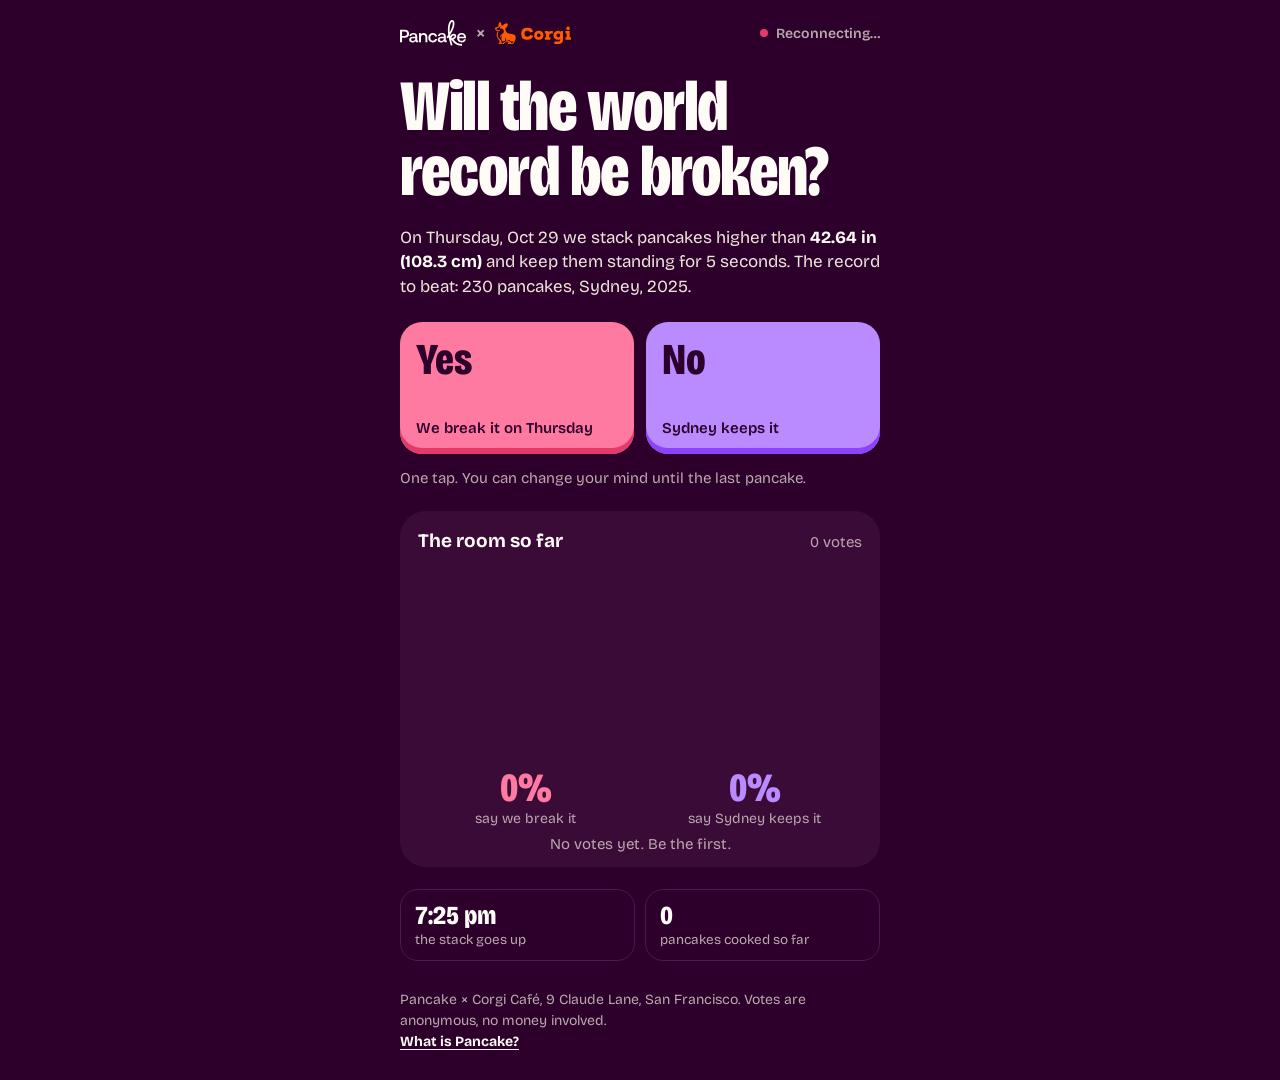
<file: will-it-stand/index.html>
<!doctype html>
<html lang="en">
<head>
<meta charset="utf-8">
<meta name="viewport" content="width=device-width, initial-scale=1, viewport-fit=cover">
<meta name="theme-color" content="#2C002A">
<title>Will it stand? Pancake world record vote</title>
<meta name="description" content="Thursday, Oct 29 at Corgi Café, San Francisco: will our pancake stack beat the world record? Cast your vote.">
<meta property="og:title" content="Will it stand?">
<meta property="og:description" content="Pancake × Corgi Café, Oct 29: will our pancake stack beat the world record? Cast your vote.">
<link rel="icon" href="data:image/svg+xml,%3Csvg xmlns='http://www.w3.org/2000/svg' viewBox='0 0 64 64'%3E%3Crect width='64' height='64' rx='14' fill='%232C002A'/%3E%3Cellipse cx='32' cy='44' rx='20' ry='7' fill='%23E33A6A'/%3E%3Cellipse cx='32' cy='41' rx='20' ry='6' fill='%23FF7AA0'/%3E%3Cellipse cx='32' cy='32' rx='18' ry='6' fill='%238D43FD'/%3E%3Cellipse cx='32' cy='29' rx='18' ry='5' fill='%23BA8BFF'/%3E%3Cellipse cx='32' cy='20' rx='16' ry='5' fill='%23F38F43'/%3E%3Cellipse cx='32' cy='18' rx='16' ry='4.5' fill='%23FFBD7A'/%3E%3C/svg%3E">
<link rel="preconnect" href="https://fonts.googleapis.com">
<link rel="preconnect" href="https://fonts.gstatic.com" crossorigin>
<link href="https://fonts.googleapis.com/css2?family=Bricolage+Grotesque:opsz,wdth,wght@12..96,75..100,200..800&display=swap" rel="stylesheet">
<style>
:root {
  --plum: #2C002A;
  --plum-2: #3B0B38;
  --plum-3: #4D1A49;
  --cream: #FFFCF8;
  --sand: #EFE4DC;
  --muted: #BBA8AE;
  --pink: #FF7AA0;
  --pink-deep: #E33A6A;
  --purple: #BA8BFF;
  --purple-deep: #8D43FD;
  --yellow: #FFBD7A;
  --yellow-deep: #F38F43;
  --font: 'Bricolage Grotesque', system-ui, -apple-system, 'Segoe UI', sans-serif;
}
*, *::before, *::after { box-sizing: border-box; }
html { -webkit-text-size-adjust: 100%; }
html, body { margin: 0; background: var(--plum); color: var(--cream); }
body { font-family: var(--font); font-optical-sizing: auto; -webkit-font-smoothing: antialiased; -moz-osx-font-smoothing: grayscale; }
button, input { font: inherit; color: inherit; }
button { cursor: pointer; -webkit-tap-highlight-color: transparent; }
a { color: inherit; }
:focus-visible { outline: 3px solid var(--yellow); outline-offset: 3px; }
.num { font-variant-numeric: tabular-nums; }
.logo { display: inline-flex; color: var(--cream); text-decoration: none; }
.logo svg { height: 26px; width: auto; display: block; }
.brand { display: inline-flex; align-items: center; gap: 10px; }
.brand .x { color: var(--muted); font-size: 18px; font-weight: 600; line-height: 1; }
.brand .corgi { display: inline-flex; }
.brand .corgi svg { height: 22px; width: auto; display: block; }
.conn { display: inline-flex; align-items: center; gap: 8px; font-size: 14px; font-weight: 600; color: var(--muted); }
.conn::before { content: ''; width: 8px; height: 8px; border-radius: 50%; background: var(--yellow); }
.conn[data-state="live"]::before { background: #7EE3A6; box-shadow: 0 0 0 4px rgba(126, 227, 166, .18); }
.conn[data-state="down"]::before { background: var(--pink-deep); }
.ticker { background: var(--yellow); color: var(--plum); font-weight: 700; }
.ticker[hidden] { display: none; }

/* Pancake towers */
.tower { position: relative; }
.tower .pc { position: absolute; display: block; overflow: visible; }
.tower[data-color="pink"] { --pancake-color-back: var(--pink-deep); --pancake-color-front: var(--pink); }
.tower[data-color="purple"] { --pancake-color-back: var(--purple-deep); --pancake-color-front: var(--purple); }
.tower .plate { position: absolute; bottom: 0; height: 4px; border-radius: 4px; background: var(--sand); opacity: .9; }
.tower .pc.drop { animation: pc-drop .45s cubic-bezier(.2, .9, .3, 1.15) both; }
@keyframes pc-drop { from { transform: translateY(-60px); opacity: 0; } to { transform: none; opacity: 1; } }
@media (prefers-reduced-motion: reduce) {
  .tower .pc.drop { animation: none; }
}

body { min-height: 100vh; min-height: 100dvh; }
.wrap { max-width: 520px; margin: 0 auto; padding: max(16px, env(safe-area-inset-top)) 20px max(28px, env(safe-area-inset-bottom)); display: flex; flex-direction: column; gap: 22px; }
.top { display: flex; align-items: center; justify-content: space-between; padding-top: 4px; }
h1 { margin: 6px 0 0; font-size: clamp(46px, 14.5vw, 72px); line-height: .9; font-weight: 800; font-stretch: 75%; letter-spacing: -.02em; text-wrap: balance; }
.lede { margin: 0; font-size: 17px; line-height: 1.45; color: var(--sand); max-width: 34em; }
.lede strong { color: var(--cream); font-weight: 700; }
.ticker { border-radius: 14px; padding: 12px 16px; font-size: 17px; line-height: 1.3; }

.ballot { display: grid; grid-template-columns: 1fr 1fr; gap: 12px; }
.choice { position: relative; border: 0; border-radius: 22px; padding: 18px 16px 16px; min-height: 132px; text-align: left; display: flex; flex-direction: column; justify-content: space-between; color: var(--plum); transition: transform .12s ease, box-shadow .2s ease, opacity .2s ease; }
.choice:active { transform: scale(.97); }
.choice.yes { background: var(--pink); box-shadow: inset 0 -6px 0 var(--pink-deep); }
.choice.no { background: var(--purple); box-shadow: inset 0 -6px 0 var(--purple-deep); }
.choice .big { font-size: 44px; line-height: .9; font-weight: 800; font-stretch: 75%; }
.choice .small { font-size: 15px; line-height: 1.25; font-weight: 600; }
.choice .tick { position: absolute; top: 14px; right: 14px; width: 30px; height: 30px; border-radius: 50%; background: var(--plum); color: var(--cream); display: grid; place-items: center; opacity: 0; transform: scale(.6); transition: opacity .2s ease, transform .2s ease; }
.choice[aria-pressed="true"] .tick { opacity: 1; transform: none; }
.ballot[data-mine] .choice[aria-pressed="false"] { opacity: .45; }
.choice:disabled { cursor: default; }
.ballot[data-closed] .choice { opacity: .35; }
.ballot[data-closed] .choice[aria-pressed="true"] { opacity: 1; }
.note { margin: -8px 0 0; font-size: 15px; line-height: 1.4; color: var(--muted); min-height: 1.4em; }
.note strong { color: var(--cream); }

.room { background: var(--plum-2); border-radius: 26px; padding: 18px 18px 14px; }
.room-head { display: flex; justify-content: space-between; align-items: baseline; gap: 12px; }
.room-head h2 { margin: 0; font-size: 19px; font-weight: 700; }
.room-head span { font-size: 15px; color: var(--muted); }
.duel { display: grid; grid-template-columns: 1fr 1fr; gap: 14px; margin-top: 6px; align-items: end; }
.side { display: flex; flex-direction: column; align-items: center; }
.side .tower { width: 100%; height: 200px; }
.side .pct { font-size: 40px; font-weight: 800; font-stretch: 75%; line-height: 1; margin-top: 10px; }
.side .lab { font-size: 14px; color: var(--muted); margin-top: 2px; }
.side.yes .pct { color: var(--pink); }
.side.no .pct { color: var(--purple); }
.empty { text-align: center; color: var(--muted); font-size: 15px; margin: 8px 0 0; }

.facts { display: grid; grid-template-columns: 1fr 1fr; gap: 10px; }
.fact { border: 1.5px solid var(--plum-3); border-radius: 18px; padding: 12px 14px; }
.fact b { display: block; font-size: 26px; font-weight: 800; font-stretch: 80%; line-height: 1.05; }
.fact span { font-size: 13.5px; color: var(--muted); }

.result { border-radius: 28px; padding: 24px 20px; color: var(--plum); text-align: left; }
.result[hidden] { display: none; }
.result.stood { background: var(--yellow); }
.result.fell { background: var(--sand); }
.result h2 { margin: 0; font-size: clamp(48px, 15vw, 76px); line-height: .88; font-weight: 800; font-stretch: 75%; letter-spacing: -.02em; }
.result p { margin: 12px 0 0; font-size: 18px; line-height: 1.35; font-weight: 600; }
.result p.you { font-weight: 800; }

footer { margin-top: 6px; font-size: 14px; line-height: 1.5; color: var(--muted); }
footer a { color: var(--cream); font-weight: 700; text-underline-offset: 3px; }
</style>
</head>
<body>
<svg width="0" height="0" style="position:absolute" aria-hidden="true" xmlns="http://www.w3.org/2000/svg"><symbol id="pc-1" viewBox="0 0 49 48">
      <path d="M25.9537 40C33.3632 40 39.2879 36.4173 43.3461 32.7957C46.1317 30.3098 47.7828 27.1712 47.8255 23.6551C47.9308 14.9807 37.5877 8 24.9673 8C12.347 8 1.61512 14.1456 0.299682 23.6551C-0.498594 29.4254 3.49706 32.5575 8.00699 35.1278C12.4861 37.6806 19.7274 40 25.9537 40Z" fill="var(--pancake-color-back)"/>
      <path d="M25.8326 32C32.779 32 38.3334 29.313 42.138 26.5968C44.7495 24.7324 46.2973 22.3784 46.3374 19.7413C46.4361 13.2355 36.7394 8 24.9078 8C13.0762 8 3.01515 12.6092 1.78193 19.7413C1.03355 24.0691 4.77947 26.4181 9.00753 28.3459C13.2067 30.2605 19.9955 32 25.8326 32Z" fill="var(--pancake-color-front)"/>
    </symbol><symbol id="pc-2" viewBox="0 0 49 48">
      <path d="M23.3732 40C30.7944 40 39.2741 35.7757 43.3388 32.2359C46.1288 29.8061 47.7824 26.7383 47.8252 23.3016C47.9307 14.823 37.5712 7.99999 24.9309 7.99999C19.1594 7.99999 13.8531 9.66747 9.58799 11.9133C4.51202 14.586 0.22433 17.64 0.22433 23.3016C0.224371 32.4569 11.3407 40 23.3732 40Z" fill="var(--pancake-color-back)"/>
      <path d="M23.4134 32C30.3708 32 38.3204 28.8318 42.1311 26.1769C44.7467 24.3546 46.297 22.0538 46.3371 19.4762C46.436 13.1173 36.724 8 24.8737 8C19.4629 8 14.4883 9.25061 10.4897 10.935C5.731 12.9395 1.71129 15.23 1.71129 19.4762C1.71132 26.3426 12.1329 32 23.4134 32Z" fill="var(--pancake-color-front)"/>
    </symbol><symbol id="pc-3" viewBox="0 0 49 48">
      <path d="M22.1641 38.9443C26.9826 38.9443 34.4976 39.0344 39.1644 36.6109C44.865 33.6506 47.7578 28.8028 47.8114 24.4715C47.9169 15.9503 38.4229 8.00005 25.7862 8.00005C20.0163 8.00005 13.4283 9.0205 9.16443 11.2776C4.0899 13.9638 0.223995 17.5276 0.223995 23.2177C0.224036 32.419 7.58283 38.9443 22.1641 38.9443Z" fill="var(--pancake-color-back)"/>
      <path d="M22.2796 31.2082C26.797 31.2082 33.8423 31.2758 38.2174 29.4582C43.5618 27.2379 46.2737 23.602 46.324 20.3536C46.4229 13.9627 37.5223 8.00001 25.6754 8.00001C20.2661 8.00001 14.0899 8.76534 10.0924 10.4582C5.33507 12.4728 1.71079 15.1457 1.71079 19.4132C1.71083 26.3142 8.60969 31.2082 22.2796 31.2082Z" fill="var(--pancake-color-front)"/>
    </symbol></svg>
<div class="wrap">
  <header class="top">
    <div class="brand">
    <a class="logo" href="https://pancake.ai/?utm_source=pancake_tower&amp;utm_medium=vote" aria-label="Pancake"><svg role="img" aria-label="Pancake" viewBox="0 0 422 166" fill="none" xmlns="http://www.w3.org/2000/svg"> <path d="M318.116 9.17733C322.015 3.82624 327.3 -0.212597 333.318 0.00867186C339.855 0.249222 344.109 5.2716 346.075 11.2001C348.052 17.1614 348.283 25.2018 346.541 34.8696C343.758 50.3187 335.749 70.9712 319.701 96.3398C320.064 98.657 320.466 101.023 320.906 103.439C323.782 97.805 327.283 93.7008 331.185 91.0009C339.115 85.514 348.228 86.3193 353.997 91.567C356.827 94.1415 358.729 97.7143 359.101 101.775C359.476 105.865 358.272 110.084 355.536 113.942C352.678 117.969 348.175 121.607 341.859 124.63C355.431 143.67 374.26 153.904 396.156 153.904V165.071C369.298 165.071 346.575 151.84 331.068 128.657C329.695 129.053 328.269 129.428 326.788 129.781C327.717 133.264 328.982 137.817 330.285 142.473C332.416 150.085 334.647 157.982 335.222 160.587L324.317 162.994C323.831 160.79 321.744 153.387 319.532 145.482C317.43 137.974 315.203 129.967 314.531 126.778C313.07 120.896 311.812 115.23 310.74 109.778C309.1 112.12 307.397 114.498 305.627 116.91L296.624 110.302C300.819 104.588 304.613 99.0974 308.038 93.8374C304.407 68.1372 305.246 47.9882 308.437 33.1118C310.658 22.7627 314.067 14.7339 318.116 9.17733ZM85.7208 82.9906C101.219 82.9906 110.174 90.4529 110.174 104.344V127.879C110.174 130.863 111.207 131.667 113.848 131.667H116.258V142.459H109.829C102.138 142.459 99.268 139.129 99.1531 133.504C95.2498 139.244 89.1651 143.147 79.9809 143.147C67.2379 143.147 58.3979 136.833 58.3978 125.927C58.3978 113.758 67.008 107.099 83.3099 107.099H97.8899V103.54C97.8899 96.9966 93.1831 92.9785 85.1469 92.9785C77.9144 92.9785 73.0926 96.4228 72.1742 101.589H59.8902C61.2678 90.2235 70.9113 82.9906 85.7208 82.9906ZM210.227 82.9906C225.266 82.9906 234.68 91.3715 236.976 104.689H224.003C222.396 97.8005 217.46 93.5525 209.997 93.5524C200.124 93.5524 193.58 101.703 193.58 113.184C193.58 124.664 200.124 132.586 209.997 132.586C217.345 132.586 222.396 128.223 223.888 121.449H236.976C234.795 134.766 224.807 143.147 209.883 143.147C192.203 143.147 180.952 131.552 180.952 113.184C180.952 95.045 192.547 82.9907 210.227 82.9906ZM267.979 82.9906C283.478 82.9906 292.432 90.4529 292.432 104.344V127.879C292.432 130.863 293.465 131.667 296.106 131.667H298.517V142.459H292.088C284.396 142.459 281.526 139.129 281.411 133.504C277.508 139.244 271.423 143.147 262.239 143.147C249.496 143.147 240.656 136.833 240.656 125.927C240.656 113.758 249.266 107.099 265.568 107.099H280.148V103.54C280.148 96.9966 275.441 92.9785 267.405 92.9785C260.173 92.9785 255.351 96.4228 254.432 101.589H242.148C243.526 90.2235 253.17 82.9906 267.979 82.9906ZM393.043 82.9906C410.034 82.9906 421.284 93.7821 421.629 111.002C421.629 112.265 421.514 114.217 421.285 115.939H377.43V116.513C377.775 126.501 383.974 133.044 393.617 133.045C400.964 133.045 406.59 129.256 408.197 122.713H420.596C418.53 134.308 408.771 143.147 394.306 143.147C375.938 143.147 364.457 131.208 364.457 113.184C364.458 95.0449 375.938 82.9906 393.043 82.9906ZM30.652 62.0968C47.2984 62.0968 58.3197 72.0844 58.3197 87.6976C58.3196 103.196 47.2984 113.298 30.652 113.298H13.202V142.459H0V62.0968H30.652ZM151.733 82.9906C164.246 82.9906 174.694 89.7641 174.694 108.936V142.459H162.18V110.084C162.18 99.637 157.703 93.8971 148.863 93.8971C139.564 93.8971 133.939 100.67 133.939 112.036V142.459H121.54V83.6794H132.332L133.709 91.3712C137.153 86.7792 142.664 82.9906 151.733 82.9906ZM82.736 116.283C75.1591 116.283 70.9115 119.154 70.9115 125.123C70.9117 130.06 75.0446 133.504 81.7031 133.504C91.8056 133.504 97.8899 127.419 97.8899 118.579V116.283H82.736ZM264.994 116.283C257.417 116.283 253.17 119.154 253.17 125.123C253.17 130.06 257.303 133.504 263.961 133.504C274.064 133.504 280.148 127.419 280.148 118.579V116.283H264.994ZM346.482 99.8277C344.864 98.3563 341.545 97.4116 337.539 100.184C334.149 102.529 330.057 107.801 327.246 118.134C338.482 115.011 344.066 110.809 346.428 107.48C347.813 105.528 348.084 103.921 347.981 102.796C347.875 101.642 347.345 100.613 346.482 99.8277ZM393.158 92.9785C385.466 92.9785 378.808 98.2594 377.889 106.64H408.771C407.738 97.9151 401.768 92.9786 393.158 92.9785ZM13.202 101.818H29.0447C38.6881 101.818 44.8873 96.3078 44.8874 87.6976C44.8874 78.9726 38.6882 73.5766 29.1596 73.5766H13.202V101.818ZM332.907 11.1678C332.368 11.1481 330.155 11.6174 327.142 15.7532C324.277 19.6844 321.357 26.1241 319.355 35.4541C317.06 46.1528 316.039 60.3509 317.516 78.2562C328.126 59.4285 333.509 44.2226 335.551 32.8898C337.108 24.2465 336.651 18.261 335.475 14.7148C334.292 11.1477 332.935 11.1683 332.907 11.1678Z" fill="currentColor"/> </svg></a>
    <span class="x" aria-hidden="true">×</span>
    <span class="corgi"><svg role="img" aria-label="Corgi" viewBox="0 0 83 24" fill="none" xmlns="http://www.w3.org/2000/svg"> <path fill-rule="evenodd" clip-rule="evenodd" d="M4.9347 0.318902C4.48459 0.732035 3.94375 1.81696 3.78134 2.63268C3.71637 2.9591 3.66316 3.53418 3.66316 3.91058C3.66316 4.50868 3.64267 4.61341 3.50028 4.74162C3.41065 4.82232 3.27105 5.01768 3.18992 5.17585C3.10253 5.34642 2.97213 5.47748 2.8695 5.49796C1.7562 5.72035 0.71567 5.962 0.517604 6.04424C0.131447 6.20449 -0.0123277 6.49264 0.000820011 7.0798C0.0148185 7.70763 0.247611 8.34192 0.650009 8.84877C0.875222 9.13246 1.10198 9.30248 1.5487 9.52241L2.14166 9.73964L3.64738 9.8419C4.87697 9.86255 5.13228 9.51758 5.28933 9.30538C5.46571 9.06706 5.62756 8.68616 5.49194 8.4334C5.44157 8.388 5.37244 8.42857 5.2502 8.50031C5.01878 8.63614 4.59699 8.8837 3.75179 8.8711C2.95867 8.85924 2.23408 8.83329 2.14166 8.81335C1.92132 8.76583 1.49765 8.40822 1.49765 8.26969C1.49765 8.20993 1.55952 8.16103 1.63508 8.16103C1.83601 8.16103 2.0999 7.95412 2.23787 7.68845C2.41258 7.35202 2.24808 7.12978 1.73331 7.0068C1.0183 6.83601 1.09603 6.79835 2.85109 6.46523C4.29959 6.19024 4.39766 6.14381 4.77747 5.55402C5.17376 4.9386 5.57832 4.63835 6.10246 4.57098L6.48606 4.52162L6.20315 4.74347C5.33664 5.42304 5.1098 6.54339 5.72635 7.09898C5.84894 7.20941 5.94576 7.21965 6.34043 7.16413C7.24383 7.03699 8.09418 7.34378 8.74886 8.03298C9.40548 8.72433 9.66085 9.39104 9.6293 10.332C9.59581 11.3295 9.18057 11.9587 7.83301 13.0532C6.67283 13.9956 6.22256 14.5144 5.8122 15.3811C5.38134 16.2913 5.40261 16.8626 5.86734 16.8626C6.08126 16.8626 6.133 16.8018 6.63068 15.965C7.10601 15.166 7.35667 14.9461 7.64391 15.0765C7.91909 15.2013 7.89596 15.4786 7.57539 15.8967C6.74631 16.9781 6.69348 18.7776 7.44662 20.2765C7.78993 20.9597 7.93533 21.0392 8.84059 21.0392C9.33185 21.0392 9.66155 20.9911 10.072 20.8595L10.6324 20.6798L10.9305 20.061C11.3256 19.2406 11.4155 18.8808 11.427 18.0724C11.4373 17.354 11.4887 17.2513 11.8391 17.2488C12.1141 17.247 12.2007 17.5174 12.196 18.3642C12.192 19.0991 12.08 19.5954 11.7462 20.356C11.6876 20.4894 11.7126 20.4957 12.1008 20.4464C12.7618 20.3622 13.7057 20.1278 14.7637 19.785C15.3015 19.6109 15.7502 19.4798 15.7609 19.4938C15.7716 19.5078 15.8862 19.6752 16.0155 19.8658C16.6443 20.7928 17.5317 21.3335 18.5174 21.3904C19.101 21.424 19.8841 21.2721 20.119 21.0797C20.3764 20.8689 20.2448 21.1594 19.6733 22.0639C19.3306 22.6063 19.0118 23.096 18.9651 23.1521C18.8704 23.2657 17.2749 23.3034 17.2749 23.192C17.2749 23.0906 17.6514 22.6135 17.8657 22.4433C18.0934 22.2625 18.0406 22.1836 17.5911 22.0328C17.0467 21.8502 16.3438 21.3892 15.8657 20.9014C15.3908 20.4168 15.3628 20.4006 15.1438 20.4836C14.411 20.7612 12.5946 21.1703 10.8944 21.4405C9.71932 21.6272 9.50772 21.7886 8.82922 23.0158L8.69743 23.2541L8.69502 23.2544C8.1746 23.3272 7.57385 23.4112 6.57488 23.2424C6.57488 23.0948 6.96116 22.5801 7.13594 22.5249C7.26085 22.4854 7.26835 22.4361 7.20354 22.078C7.10199 21.517 6.8716 20.8603 6.56061 20.2454C6.34569 19.8204 6.17608 19.6223 5.65636 19.1893C4.85489 18.5218 4.44847 18.0829 4.01769 17.4199C3.31281 16.3349 3.00693 15.2384 3.01382 13.8209C3.01869 12.8152 3.11738 12.3309 3.52967 11.2898C3.7511 10.7306 3.76084 10.6683 3.65597 10.4823C3.49735 10.2008 3.18652 10.1033 2.94676 10.2597C2.69935 10.4211 2.23555 11.3685 2.03068 12.1313C1.80585 12.9682 1.78489 14.6175 1.98706 15.5535C2.27376 16.8806 3.02936 18.2284 4.06432 19.2589C4.69371 19.8856 4.8586 20.2669 4.98389 21.3861C5.07979 22.2421 5.04878 22.3737 4.7364 22.4359C4.37897 22.507 4.12096 23.2429 3.95509 23.7159C3.90997 23.8446 4.00637 23.9839 4.14272 23.9834C4.30117 23.9828 4.38376 23.9817 4.4733 23.9805C4.79163 23.9761 5.19778 23.9706 9.41203 23.9833C9.52054 23.9837 9.62508 23.9283 9.6782 23.8337C9.75178 23.7026 9.81462 23.5742 9.87478 23.4512C10.1233 22.9431 10.3259 22.5289 11.0501 22.4143C12.1464 22.241 13.1954 22.0223 14.0267 21.794C14.4733 21.6712 14.8483 21.5683 14.86 21.5654C15.3044 22.0386 14.5482 22.4433 14.2305 22.6133C14.2041 22.6274 14.1807 22.64 14.1613 22.6508C13.96 22.7627 13.8689 23.4906 13.8273 23.8231C13.8173 23.9029 13.8861 23.9839 13.9665 23.9833C14.0719 23.9826 14.1437 23.9812 14.2051 23.98C14.3384 23.9774 14.4223 23.9757 14.6936 23.9839C15.5642 24.0094 17.1067 23.999 18.3462 23.9906C18.555 23.9891 18.7552 23.9878 18.9422 23.9867C19.4057 23.9839 19.8509 23.7829 20.1264 23.4101C20.2999 23.1754 20.4632 22.9349 20.6245 22.6765C22.1051 20.3056 23.8255 16.607 21.3061 14.2643C20.256 13.2879 18.8657 13.1297 16.4965 12.8644C14.559 12.6473 13.8193 12.3597 12.936 11.4802C12.1893 10.7369 11.8993 10.0999 11.4003 8.10775C11.1336 7.04346 11.129 7.00642 11.2618 7.0048C11.4455 7.00257 12.3935 6.24276 12.71 5.8441C13.5988 4.72445 14.06 3.27698 13.8816 2.16672C13.7854 1.56785 13.5526 1.36232 12.9266 1.32359C11.8737 1.25837 10.2677 2.08471 8.86727 3.41212L8.38684 3.86746L7.90052 3.74317C7.63301 3.67479 7.30996 3.60995 7.18258 3.59909L6.95103 3.57923L6.92759 3.00169C6.89689 2.24642 6.72543 1.55291 6.40052 0.870105C5.94878 -0.0790611 5.5371 -0.233919 4.9347 0.318902ZM16.2404 22.7914C16.0345 23.1846 15.9674 23.2529 15.7862 23.2534C15.6692 23.2538 15.5735 23.2336 15.5735 23.2085C15.5735 23.1102 16.2942 22.33 16.3851 22.33C16.4465 22.33 16.3935 22.4988 16.2404 22.7914ZM5.33379 23.2534C5.51507 23.2529 5.72683 22.9181 5.9327 22.5249C6.08584 22.2323 5.99411 22.0465 5.9327 22.0465C5.84183 22.0465 5.1211 23.1102 5.1211 23.2085C5.1211 23.2336 5.21685 23.2538 5.33379 23.2534Z" fill="#FF5C00"/> <path fill-rule="evenodd" clip-rule="evenodd" d="M78.8472 5.16709C78.467 5.3367 78.0279 5.79691 77.8845 6.17598C77.6102 6.9014 77.8932 7.96165 78.4708 8.37262C79.1124 8.82895 80.3163 8.82895 80.9579 8.37262C81.9649 7.65617 81.8369 5.83768 80.7386 5.2574C80.2272 4.98719 79.3451 4.9451 78.8472 5.16709ZM34.0608 6.20584C31.7829 6.54006 30.3375 7.32674 29.5574 8.6567C28.3805 10.6632 28.3298 14.6433 29.4534 16.8145C29.7419 17.3718 30.6176 18.2313 31.2244 18.5528C32.1359 19.0356 33.1085 19.2791 34.5199 19.3781C37.4663 19.5845 39.243 18.9693 40.5057 17.3057C40.9938 16.6623 41.5592 15.6289 41.5592 15.3797C41.5592 15.2255 41.4159 15.164 39.5414 14.5133L38.3908 14.1138L38.1987 14.4863C37.6968 15.4592 36.8641 15.94 35.5583 16.0111C33.3287 16.1323 32.302 15.2664 32.1972 13.1765C32.1089 11.4162 32.5015 10.4593 33.5291 9.931C34.4867 9.43858 36.3185 9.47171 37.1724 9.99705C37.5572 10.2337 38.1885 10.9937 38.3302 11.3908C38.3518 11.4511 39.0565 11.2624 40.0049 10.9419L41.6425 10.3888L41.5431 10.1265C41.1834 9.17642 40.7438 8.48107 40.0837 7.81783C38.9142 6.6427 37.8577 6.25242 35.6931 6.19565C34.9637 6.17659 34.2291 6.18107 34.0608 6.20584ZM47.0172 9.66639C46.905 9.69218 46.5607 9.76424 46.2521 9.82652C43.9501 10.2909 42.55 12.3167 42.7095 14.952C42.849 17.2584 44.0883 18.7805 46.2426 19.2916C46.9581 19.4613 48.4967 19.4648 49.2106 19.2983C51.5634 18.7494 53.0075 16.7476 52.8545 14.2471C52.7134 11.941 51.5303 10.4055 49.4657 9.84844C48.9274 9.70319 47.363 9.58689 47.0172 9.66639ZM67.5801 9.76801C65.7817 10.1576 64.4172 11.4615 63.9558 13.2314C63.497 14.991 64.0469 17.0288 65.2857 18.16C66.2085 19.0027 67.2952 19.4113 68.6453 19.4233C69.5571 19.4314 70.2465 19.1975 70.7733 18.701L71.0651 18.4262L71.0221 19.3945C70.9929 20.0512 70.9215 20.472 70.8001 20.7021C70.4933 21.2835 70.234 21.3311 67.3733 21.3311H64.8196V23.9996L67.8036 23.9577C70.5178 23.9196 70.8481 23.8959 71.4551 23.6961C72.7768 23.2611 73.5125 22.5572 73.9263 21.3316C74.1438 20.6874 74.151 20.5143 74.1827 15.2409L74.2152 9.81327H71.7824L71.7186 10.1318C71.6835 10.307 71.6548 10.5646 71.6548 10.7042C71.6548 10.9563 71.6519 10.9555 71.2514 10.594C70.2756 9.71328 69.0771 9.44368 67.5801 9.76801ZM54.4136 12.4634H55.7399V16.7444H54.4136V19.2926H60.4327V16.7444H58.9804L59.0216 15.4448C59.0577 14.3079 59.0933 14.0912 59.3068 13.7134C59.7853 12.8659 60.7116 12.4634 62.1833 12.4634H63.0852V9.81327L62.2436 9.81409C60.6519 9.81551 59.5718 10.1028 58.7809 10.7353C58.5737 10.9009 58.3787 11.0364 58.3474 11.0364C58.3159 11.0364 58.2903 10.7612 58.2903 10.4248V9.81327H54.4136V12.4634ZM76.8578 12.4634H78.1841V16.7444H76.8578V19.2926H82.8769V16.7444H81.4487V9.81327H76.8578V12.4634ZM70.0989 12.767C70.6856 13.0965 70.976 13.5924 71.0242 14.3471C71.1211 15.8682 69.9391 16.8873 68.4828 16.5383C67.0129 16.1859 66.4592 14.2458 67.505 13.1121C68.1192 12.4463 69.2579 12.2948 70.0989 12.767ZM48.8533 12.7994C49.7211 13.2904 50.0365 14.667 49.5039 15.6394C48.9408 16.6678 47.1927 16.8659 46.2757 16.0053C45.7701 15.5306 45.6233 14.2017 45.9972 13.484C46.3349 12.8358 46.8359 12.5803 47.7824 12.5735C48.2894 12.5698 48.5415 12.623 48.8533 12.7994Z" fill="#FF5C00"/> </svg></span>
    </div>
    <span class="conn" id="conn" data-state="wait">Connecting…</span>
  </header>

  <section id="result" class="result" hidden aria-live="polite">
    <h2 id="r-title"></h2>
    <p id="r-line"></p>
    <p id="r-you" class="you"></p>
  </section>

  <section>
    <h1>Will the world record be broken?</h1>
  </section>
  <p class="lede"><span id="when-long">On Thursday, Oct 29</span> we stack pancakes higher than <strong>42.64&nbsp;in (108.3&nbsp;cm)</strong> and keep them standing for 5 seconds. The record to beat: 230 pancakes, Sydney, 2025.</p>

  <div class="ticker" id="ticker" role="status" hidden></div>

  <div class="ballot" id="ballot">
    <button class="choice yes" data-choice="yes" aria-pressed="false">
      <span class="tick" aria-hidden="true"><svg width="16" height="16" viewBox="0 0 16 16"><path d="M3 8.5l3.2 3L13 4.5" fill="none" stroke="currentColor" stroke-width="2.4" stroke-linecap="round" stroke-linejoin="round"/></svg></span>
      <span class="big">Yes</span>
      <span class="small">We break it <span id="when-short">on Thursday</span></span>
    </button>
    <button class="choice no" data-choice="no" aria-pressed="false">
      <span class="tick" aria-hidden="true"><svg width="16" height="16" viewBox="0 0 16 16"><path d="M3 8.5l3.2 3L13 4.5" fill="none" stroke="currentColor" stroke-width="2.4" stroke-linecap="round" stroke-linejoin="round"/></svg></span>
      <span class="big">No</span>
      <span class="small">Sydney keeps it</span>
    </button>
  </div>
  <p class="note" id="note" aria-live="polite">One tap. You can change your mind until the last pancake.</p>

  <section class="room" aria-labelledby="room-title">
    <div class="room-head">
      <h2 id="room-title">The room so far</h2>
      <span id="total" class="num">0 votes</span>
    </div>
    <div class="duel">
      <div class="side yes">
        <div class="tower" id="t-yes" data-color="pink" aria-hidden="true"></div>
        <div class="pct num" id="p-yes">0%</div>
        <div class="lab">say we break it</div>
      </div>
      <div class="side no">
        <div class="tower" id="t-no" data-color="purple" aria-hidden="true"></div>
        <div class="pct num" id="p-no">0%</div>
        <div class="lab">say Sydney keeps it</div>
      </div>
    </div>
    <p class="empty" id="empty">No votes yet. Be the first.</p>
  </section>

  <section class="facts" aria-label="The attempt">
    <div class="fact"><b class="num" id="f-time">7:25 pm</b><span id="f-time-lab">the stack goes up</span></div>
    <div class="fact"><b class="num" id="f-count">0</b><span id="f-count-lab">pancakes cooked so far</span></div>
  </section>

  <footer>
    Pancake × Corgi Café, 9 Claude Lane, San Francisco. Votes are anonymous, no money involved.<br>
    <a href="https://pancake.ai/?utm_source=pancake_tower&amp;utm_medium=vote_footer">What is Pancake?</a>
  </footer>
</div>
<script>
var WIS = (function () {
  var SB = 'https://sxmqxqflawenfkaadfqj.supabase.co';
  var KEY = 'eyJhbGciOiJIUzI1NiIsInR5cCI6IkpXVCJ9.eyJpc3MiOiJzdXBhYmFzZSIsInJlZiI6InN4bXF4cWZsYXdlbmZrYWFkZnFqIiwicm9sZSI6ImFub24iLCJpYXQiOjE3OTMxMzMzNzYsImV4cCI6MjEwODcwOTM3Nn0.OinWgfbvTIW6DWrEyM6gAlKPSCUfAPkFLTuozB2VYOs';
  var SVGNS = 'http://www.w3.org/2000/svg';
  var skew = 0;

  function rpc(fn, args) {
    return fetch(SB + '/rest/v1/rpc/' + fn, {
      method: 'POST',
      headers: { apikey: KEY, Authorization: 'Bearer ' + KEY, 'Content-Type': 'application/json' },
      body: JSON.stringify(args || {}),
      cache: 'no-store'
    }).then(function (r) {
      if (r.ok) return r.json();
      return r.json().catch(function () { return {}; }).then(function (e) {
        throw new Error(e && e.message ? e.message : 'HTTP ' + r.status);
      });
    }).then(function (s) {
      if (s && s.now) skew = Date.parse(s.now) - Date.now();
      return s;
    });
  }

  function uuid() {
    if (window.crypto && crypto.randomUUID) return crypto.randomUUID();
    var b = new Uint8Array(16);
    (window.crypto || {}).getRandomValues ? crypto.getRandomValues(b) : b.forEach(function (_, i) { b[i] = Math.random() * 256 | 0; });
    b[6] = (b[6] & 15) | 64; b[8] = (b[8] & 63) | 128;
    var h = Array.prototype.map.call(b, function (x) { return (x + 256).toString(16).slice(1); }).join('');
    return h.slice(0, 8) + '-' + h.slice(8, 12) + '-' + h.slice(12, 16) + '-' + h.slice(16, 20) + '-' + h.slice(20);
  }

  var memId = null;
  function deviceId() {
    try {
      var id = localStorage.getItem('wis-device');
      if (!id) { id = uuid(); localStorage.setItem('wis-device', id); }
      return id;
    } catch (e) {
      if (!memId) memId = uuid();
      return memId;
    }
  }

  function split(s) {
    var y = +s.yes || 0, n = +s.no || 0, t = y + n;
    if (!t) return { total: 0, yes: 0, no: 0 };
    var yp = Math.round(y * 100 / t);
    return { total: t, yes: yp, no: 100 - yp };
  }

  function phase(s) {
    if (s.result === 'stood') return 'stood';
    if (s.result === 'fell') return 'fell';
    if (s.status === 'frozen') return 'closed';
    return 'open';
  }

  function serverNow() { return Date.now() + skew; }

  function untilAttempt(s) {
    if (!s.attempt_at) return null;
    return Date.parse(s.attempt_at) - serverNow();
  }

  function clock(ms) {
    var t = Math.max(0, Math.round(ms / 1000));
    var h = Math.floor(t / 3600), m = Math.floor(t % 3600 / 60), sec = t % 60;
    var p = function (x) { return (x < 10 ? '0' : '') + x; };
    return h ? h + ':' + p(m) + ':' + p(sec) : p(m) + ':' + p(sec);
  }

  function timeOfDay(iso) {
    try {
      return new Date(iso).toLocaleTimeString('en-US', { hour: 'numeric', minute: '2-digit', timeZone: 'America/Los_Angeles' }).replace(' ', ' ').toLowerCase();
    } catch (e) { return ''; }
  }

  // Day wording for the attempt: "Tonight" on the day (San Francisco time), "On Thursday, Oct 29" before or after.
  function when(iso) {
    try {
      var tz = { timeZone: 'America/Los_Angeles' };
      var ymd = function (t) { return new Date(t).toLocaleDateString('en-CA', tz); };
      if (ymd(serverNow()) === ymd(iso)) return { today: true, long: 'Tonight', short: 'tonight' };
      var wd = new Date(iso).toLocaleDateString('en-US', { weekday: 'long', timeZone: 'America/Los_Angeles' });
      var md = new Date(iso).toLocaleDateString('en-US', { month: 'short', day: 'numeric', timeZone: 'America/Los_Angeles' });
      return { today: false, long: 'On ' + wd + ', ' + md, short: 'on ' + wd };
    } catch (e) { return null; }
  }

  function inches(cm) { return (Math.round(cm / 2.54 * 100) / 100).toFixed(2); }

  // Draws a stack of pancakes whose size follows a percentage (one pancake per 4%).
  function tower(el, pct, max) {
    max = max || 25;
    el.dataset.max = max;
    var want = pct > 0 ? Math.max(1, Math.round(pct * max / 100)) : 0;
    var have = el.querySelectorAll('.pc').length;
    var first = !el.dataset.ready;
    el.dataset.ready = '1';
    if (!el.querySelector('.plate')) {
      var plate = document.createElement('div');
      plate.className = 'plate';
      el.appendChild(plate);
    }
    while (have < want) {
      var svg = document.createElementNS(SVGNS, 'svg');
      svg.setAttribute('viewBox', '0 7 49 34');
      svg.setAttribute('aria-hidden', 'true');
      svg.setAttribute('class', first ? 'pc' : 'pc drop');
      var use = document.createElementNS(SVGNS, 'use');
      use.setAttribute('href', '#pc-' + (1 + (have * 7 % 3)));
      svg.appendChild(use);
      svg.dataset.i = have;
      el.appendChild(svg);
      have++;
    }
    var pcs = el.querySelectorAll('.pc');
    for (var i = pcs.length - 1; i >= want; i--) pcs[i].remove();
    layout(el, max);
  }

  function layout(el, max) {
    var W = el.clientWidth, H = el.clientHeight;
    if (!W || !H) return;
    var RISE = 0.24;
    var h = Math.min(W * 0.8 * 34 / 49, (H - 6) / (1 + (max - 1) * RISE));
    var w = h * 49 / 34;
    var step = h * RISE;
    var plate = el.querySelector('.plate');
    if (plate) { plate.style.width = (w * 1.25) + 'px'; plate.style.left = ((W - w * 1.25) / 2) + 'px'; }
    el.querySelectorAll('.pc').forEach(function (svg) {
      var i = +svg.dataset.i;
      var dx = [0, 0.035, -0.03, 0.02, -0.04, 0.03][i % 6] * W;
      svg.style.width = w + 'px';
      svg.style.height = h + 'px';
      svg.style.left = ((W - w) / 2 + dx) + 'px';
      svg.style.bottom = (2 + i * step) + 'px';
    });
  }

  function relayout() {
    document.querySelectorAll('.tower').forEach(function (t) { layout(t, +t.dataset.max || 25); });
  }
  window.addEventListener('resize', relayout);

  function poll(fn, everyMs) {
    var timer = null;
    function tick() {
      clearTimeout(timer);
      Promise.resolve().then(fn).catch(function () {}).then(function () {
        timer = setTimeout(tick, everyMs + Math.random() * 400);
      });
    }
    document.addEventListener('visibilitychange', function () { if (!document.hidden) tick(); });
    tick();
  }

  function conn(el, ok) {
    if (!el) return;
    el.dataset.state = ok ? 'live' : 'down';
    el.textContent = ok ? 'Live' : 'Reconnecting…';
  }

  return { rpc: rpc, deviceId: deviceId, split: split, phase: phase, untilAttempt: untilAttempt, clock: clock, timeOfDay: timeOfDay, when: when, inches: inches, tower: tower, poll: poll, conn: conn };
})();

(function () {
  var $ = function (id) { return document.getElementById(id); };
  var device = WIS.deviceId();
  var mine = null;
  var last = null;
  var sending = false;

  var buttons = document.querySelectorAll('.choice');
  buttons.forEach(function (b) {
    b.addEventListener('click', function () {
      if (!last || WIS.phase(last) !== 'open' || sending) return;
      var choice = b.dataset.choice;
      var prev = mine;
      mine = choice;
      paintChoice();
      sending = true;
      WIS.rpc('cast_vote', { p_device: device, p_choice: choice }).then(function (s) {
        sending = false;
        if (WIS.phase(s) !== 'open') { mine = prev; }
        render(s);
        WIS.conn($('conn'), true);
      }).catch(function () {
        sending = false;
        mine = prev;
        paintChoice();
        $('note').textContent = 'Your vote did not go through. Check your connection and tap again.';
        WIS.conn($('conn'), false);
      });
    });
  });

  function paintChoice() {
    buttons.forEach(function (b) { b.setAttribute('aria-pressed', String(b.dataset.choice === mine)); });
    if (mine) $('ballot').dataset.mine = mine; else delete $('ballot').dataset.mine;
  }

  function render(s) {
    last = s;
    var ph = WIS.phase(s);
    var sp = WIS.split(s);

    // ballot
    var closed = ph !== 'open';
    buttons.forEach(function (b) { b.disabled = closed; });
    if (closed) $('ballot').dataset.closed = ''; else delete $('ballot').dataset.closed;
    paintChoice();
    var note;
    if (ph === 'open') {
      note = mine ? 'You said <strong>' + (mine === 'yes' ? 'yes' : 'no') + '</strong>. You can change your mind until the last pancake.' : 'One tap. You can change your mind until the last pancake.';
    } else if (ph === 'closed') {
      note = 'Votes are closed. Eyes on the stack.';
    } else {
      note = 'Votes are closed.';
    }
    $('note').innerHTML = note;

    // odds
    $('total').textContent = sp.total + (sp.total === 1 ? ' vote' : ' votes');
    $('p-yes').textContent = (sp.total ? sp.yes : 0) + '%';
    $('p-no').textContent = (sp.total ? sp.no : 0) + '%';
    $('empty').hidden = sp.total > 0;
    WIS.tower($("t-yes"), sp.total ? sp.yes : 0, 16);
    WIS.tower($('t-no'), sp.total ? sp.no : 0, 16);

    // ticker
    if (s.ticker) { $('ticker').textContent = s.ticker; $('ticker').hidden = false; } else { $('ticker').hidden = true; }

    // day wording
    var w = s.attempt_at ? WIS.when(s.attempt_at) : null;
    if (w) { $('when-long').textContent = w.long; $('when-short').textContent = w.short; }

    // facts
    var until = WIS.untilAttempt(s);
    if (ph === 'stood' || ph === 'fell') {
      $('f-time').textContent = s.stacked || '–';
      $('f-time-lab').textContent = 'pancakes in the stack';
    } else if (s.stacked > 0 || (until !== null && until <= 0)) {
      $('f-time').textContent = s.stacked || '0';
      $('f-time-lab').textContent = 'pancakes in the stack';
    } else {
      $('f-time').textContent = s.attempt_at ? WIS.timeOfDay(s.attempt_at) : '7:25 pm';
      $('f-time-lab').textContent = 'the stack goes up' + (w && !w.today ? ' ' + w.short : '');
    }
    $('f-count').textContent = s.cooked;

    // result
    var r = $('result');
    if (ph === 'stood' || ph === 'fell') {
      r.hidden = false;
      r.className = 'result ' + ph;
      var h = s.final_height_cm;
      if (ph === 'stood') {
        $('r-title').textContent = 'Record broken!';
        $('r-line').textContent = (h ? h + ' cm (' + WIS.inches(h) + ' in). ' : '') + (sp.total ? sp.yes + '% of the room called it.' : '');
        $('r-you').textContent = mine === 'yes' ? 'You called it.' : mine === 'no' ? 'You doubted us. Have a pancake anyway.' : '';
      } else {
        $('r-title').textContent = 'Not tonight.';
        $('r-line').textContent = 'Sydney keeps the record.' + (sp.total ? ' ' + sp.no + '% of the room saw it coming.' : '');
        $('r-you').textContent = mine === 'no' ? 'You called it.' : mine === 'yes' ? 'Thanks for believing in us.' : '';
      }
    } else {
      r.hidden = true;
    }
  }

  WIS.rpc('my_vote', { p_device: device }).then(function (v) { if (v === 'yes' || v === 'no') { mine = v; paintChoice(); } }).catch(function () {});
  WIS.poll(function () {
    return WIS.rpc('market_state').then(function (s) { if (!sending) render(s); WIS.conn($('conn'), true); }).catch(function (e) { WIS.conn($('conn'), false); throw e; });
  }, 3000);
})();
</script>
</body>
</html>
</file>
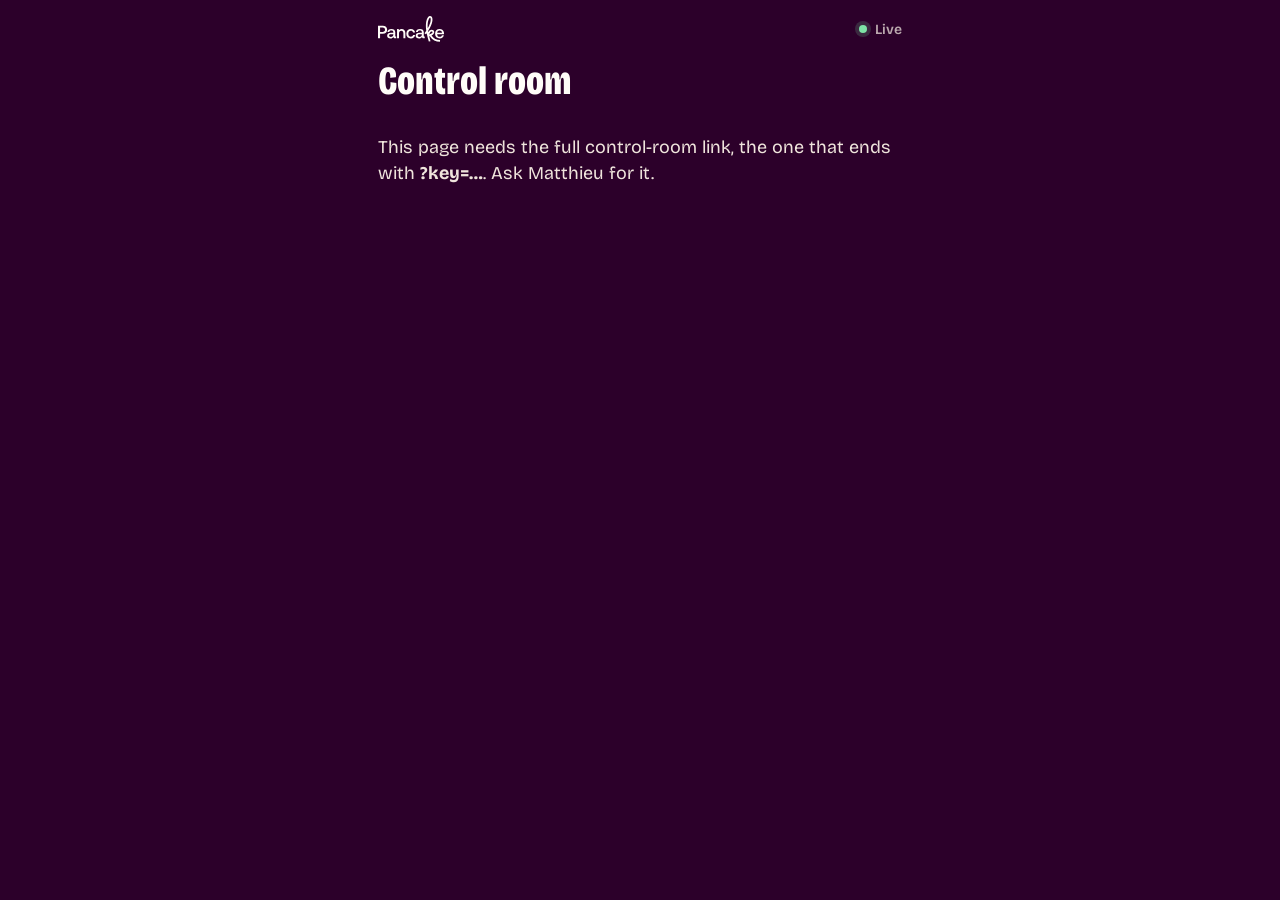
<file: will-it-stand/admin.html>
<!doctype html>
<html lang="en">
<head>
<meta charset="utf-8">
<meta name="viewport" content="width=device-width, initial-scale=1, viewport-fit=cover">
<meta name="robots" content="noindex">
<meta name="theme-color" content="#2C002A">
<title>Will it stand? Control room</title>
<link rel="preconnect" href="https://fonts.googleapis.com">
<link rel="preconnect" href="https://fonts.gstatic.com" crossorigin>
<link href="https://fonts.googleapis.com/css2?family=Bricolage+Grotesque:opsz,wdth,wght@12..96,75..100,200..800&display=swap" rel="stylesheet">
<style>
:root {
  --plum: #2C002A;
  --plum-2: #3B0B38;
  --plum-3: #4D1A49;
  --cream: #FFFCF8;
  --sand: #EFE4DC;
  --muted: #BBA8AE;
  --pink: #FF7AA0;
  --pink-deep: #E33A6A;
  --purple: #BA8BFF;
  --purple-deep: #8D43FD;
  --yellow: #FFBD7A;
  --yellow-deep: #F38F43;
  --font: 'Bricolage Grotesque', system-ui, -apple-system, 'Segoe UI', sans-serif;
}
*, *::before, *::after { box-sizing: border-box; }
html { -webkit-text-size-adjust: 100%; }
html, body { margin: 0; background: var(--plum); color: var(--cream); }
body { font-family: var(--font); font-optical-sizing: auto; -webkit-font-smoothing: antialiased; -moz-osx-font-smoothing: grayscale; }
button, input { font: inherit; color: inherit; }
button { cursor: pointer; -webkit-tap-highlight-color: transparent; }
a { color: inherit; }
:focus-visible { outline: 3px solid var(--yellow); outline-offset: 3px; }
.num { font-variant-numeric: tabular-nums; }
.logo { display: inline-flex; color: var(--cream); text-decoration: none; }
.logo svg { height: 26px; width: auto; display: block; }
.conn { display: inline-flex; align-items: center; gap: 8px; font-size: 14px; font-weight: 600; color: var(--muted); }
.conn::before { content: ''; width: 8px; height: 8px; border-radius: 50%; background: var(--yellow); }
.conn[data-state="live"]::before { background: #7EE3A6; box-shadow: 0 0 0 4px rgba(126, 227, 166, .18); }
.conn[data-state="down"]::before { background: var(--pink-deep); }
.ticker { background: var(--yellow); color: var(--plum); font-weight: 700; }
.ticker[hidden] { display: none; }

/* Pancake towers */
.tower { position: relative; }
.tower .pc { position: absolute; display: block; overflow: visible; }
.tower[data-color="pink"] { --pancake-color-back: var(--pink-deep); --pancake-color-front: var(--pink); }
.tower[data-color="purple"] { --pancake-color-back: var(--purple-deep); --pancake-color-front: var(--purple); }
.tower .plate { position: absolute; bottom: 0; height: 4px; border-radius: 4px; background: var(--sand); opacity: .9; }
.tower .pc.drop { animation: pc-drop .45s cubic-bezier(.2, .9, .3, 1.15) both; }
@keyframes pc-drop { from { transform: translateY(-60px); opacity: 0; } to { transform: none; opacity: 1; } }
@media (prefers-reduced-motion: reduce) {
  .tower .pc.drop { animation: none; }
}

.wrap { max-width: 560px; margin: 0 auto; padding: max(16px, env(safe-area-inset-top)) 18px 40px; display: flex; flex-direction: column; gap: 16px; }
.top { display: flex; align-items: center; justify-content: space-between; }
h1 { margin: 4px 0 0; font-size: 40px; line-height: .95; font-weight: 800; font-stretch: 75%; }
.state { font-size: 17px; color: var(--sand); margin: 0; }
.state strong { color: var(--cream); }
.block { background: var(--plum-2); border-radius: 22px; padding: 16px; display: flex; flex-direction: column; gap: 12px; }
.block h2 { margin: 0; font-size: 19px; font-weight: 700; }
.block p { margin: 0; font-size: 14.5px; line-height: 1.4; color: var(--muted); }
.row { display: flex; flex-wrap: wrap; gap: 8px; }
.btn { border: 0; border-radius: 14px; min-height: 52px; padding: 0 16px; font-size: 17px; font-weight: 700; background: var(--plum-3); color: var(--cream); flex: 1 1 auto; }
.btn:active { transform: scale(.98); }
.btn[disabled] { opacity: .4; }
.btn.pink { background: var(--pink); color: var(--plum); }
.btn.purple { background: var(--purple); color: var(--plum); }
.btn.yellow { background: var(--yellow); color: var(--plum); }
.btn.danger { background: transparent; border: 2px solid var(--pink-deep); color: var(--pink); }
.btn.armed { background: var(--pink-deep); color: var(--cream); border-color: var(--pink-deep); }
.btn.on { outline: 3px solid var(--cream); outline-offset: 2px; }
.count { display: grid; grid-template-columns: 1fr auto; align-items: center; gap: 12px; }
.count .n { font-size: 64px; line-height: 1; font-weight: 800; font-stretch: 75%; }
.count .row .btn { min-width: 64px; flex: 0 0 auto; }
input[type=text], input[type=number], input[type=time] { width: 100%; min-height: 52px; border-radius: 14px; border: 2px solid var(--plum-3); background: var(--plum); padding: 0 14px; font-size: 18px; }
input:focus { border-color: var(--yellow); outline: none; }
.field { display: flex; gap: 8px; }
.field .btn { flex: 0 0 auto; }
.presets .btn { font-size: 15px; min-height: 44px; font-weight: 600; }
.links { font-size: 15px; color: var(--muted); display: flex; gap: 16px; flex-wrap: wrap; }
.links a { color: var(--cream); font-weight: 700; }
.toast { position: fixed; left: 50%; bottom: max(18px, env(safe-area-inset-bottom)); transform: translateX(-50%); background: var(--cream); color: var(--plum); font-weight: 700; padding: 12px 18px; border-radius: 14px; font-size: 16px; max-width: calc(100vw - 32px); }
.toast[hidden] { display: none; }
.nokey { font-size: 18px; line-height: 1.45; color: var(--sand); }
</style>
</head>
<body>
<div class="wrap">
  <header class="top">
    <span class="logo"><svg role="img" aria-label="Pancake" viewBox="0 0 422 166" fill="none" xmlns="http://www.w3.org/2000/svg"> <path d="M318.116 9.17733C322.015 3.82624 327.3 -0.212597 333.318 0.00867186C339.855 0.249222 344.109 5.2716 346.075 11.2001C348.052 17.1614 348.283 25.2018 346.541 34.8696C343.758 50.3187 335.749 70.9712 319.701 96.3398C320.064 98.657 320.466 101.023 320.906 103.439C323.782 97.805 327.283 93.7008 331.185 91.0009C339.115 85.514 348.228 86.3193 353.997 91.567C356.827 94.1415 358.729 97.7143 359.101 101.775C359.476 105.865 358.272 110.084 355.536 113.942C352.678 117.969 348.175 121.607 341.859 124.63C355.431 143.67 374.26 153.904 396.156 153.904V165.071C369.298 165.071 346.575 151.84 331.068 128.657C329.695 129.053 328.269 129.428 326.788 129.781C327.717 133.264 328.982 137.817 330.285 142.473C332.416 150.085 334.647 157.982 335.222 160.587L324.317 162.994C323.831 160.79 321.744 153.387 319.532 145.482C317.43 137.974 315.203 129.967 314.531 126.778C313.07 120.896 311.812 115.23 310.74 109.778C309.1 112.12 307.397 114.498 305.627 116.91L296.624 110.302C300.819 104.588 304.613 99.0974 308.038 93.8374C304.407 68.1372 305.246 47.9882 308.437 33.1118C310.658 22.7627 314.067 14.7339 318.116 9.17733ZM85.7208 82.9906C101.219 82.9906 110.174 90.4529 110.174 104.344V127.879C110.174 130.863 111.207 131.667 113.848 131.667H116.258V142.459H109.829C102.138 142.459 99.268 139.129 99.1531 133.504C95.2498 139.244 89.1651 143.147 79.9809 143.147C67.2379 143.147 58.3979 136.833 58.3978 125.927C58.3978 113.758 67.008 107.099 83.3099 107.099H97.8899V103.54C97.8899 96.9966 93.1831 92.9785 85.1469 92.9785C77.9144 92.9785 73.0926 96.4228 72.1742 101.589H59.8902C61.2678 90.2235 70.9113 82.9906 85.7208 82.9906ZM210.227 82.9906C225.266 82.9906 234.68 91.3715 236.976 104.689H224.003C222.396 97.8005 217.46 93.5525 209.997 93.5524C200.124 93.5524 193.58 101.703 193.58 113.184C193.58 124.664 200.124 132.586 209.997 132.586C217.345 132.586 222.396 128.223 223.888 121.449H236.976C234.795 134.766 224.807 143.147 209.883 143.147C192.203 143.147 180.952 131.552 180.952 113.184C180.952 95.045 192.547 82.9907 210.227 82.9906ZM267.979 82.9906C283.478 82.9906 292.432 90.4529 292.432 104.344V127.879C292.432 130.863 293.465 131.667 296.106 131.667H298.517V142.459H292.088C284.396 142.459 281.526 139.129 281.411 133.504C277.508 139.244 271.423 143.147 262.239 143.147C249.496 143.147 240.656 136.833 240.656 125.927C240.656 113.758 249.266 107.099 265.568 107.099H280.148V103.54C280.148 96.9966 275.441 92.9785 267.405 92.9785C260.173 92.9785 255.351 96.4228 254.432 101.589H242.148C243.526 90.2235 253.17 82.9906 267.979 82.9906ZM393.043 82.9906C410.034 82.9906 421.284 93.7821 421.629 111.002C421.629 112.265 421.514 114.217 421.285 115.939H377.43V116.513C377.775 126.501 383.974 133.044 393.617 133.045C400.964 133.045 406.59 129.256 408.197 122.713H420.596C418.53 134.308 408.771 143.147 394.306 143.147C375.938 143.147 364.457 131.208 364.457 113.184C364.458 95.0449 375.938 82.9906 393.043 82.9906ZM30.652 62.0968C47.2984 62.0968 58.3197 72.0844 58.3197 87.6976C58.3196 103.196 47.2984 113.298 30.652 113.298H13.202V142.459H0V62.0968H30.652ZM151.733 82.9906C164.246 82.9906 174.694 89.7641 174.694 108.936V142.459H162.18V110.084C162.18 99.637 157.703 93.8971 148.863 93.8971C139.564 93.8971 133.939 100.67 133.939 112.036V142.459H121.54V83.6794H132.332L133.709 91.3712C137.153 86.7792 142.664 82.9906 151.733 82.9906ZM82.736 116.283C75.1591 116.283 70.9115 119.154 70.9115 125.123C70.9117 130.06 75.0446 133.504 81.7031 133.504C91.8056 133.504 97.8899 127.419 97.8899 118.579V116.283H82.736ZM264.994 116.283C257.417 116.283 253.17 119.154 253.17 125.123C253.17 130.06 257.303 133.504 263.961 133.504C274.064 133.504 280.148 127.419 280.148 118.579V116.283H264.994ZM346.482 99.8277C344.864 98.3563 341.545 97.4116 337.539 100.184C334.149 102.529 330.057 107.801 327.246 118.134C338.482 115.011 344.066 110.809 346.428 107.48C347.813 105.528 348.084 103.921 347.981 102.796C347.875 101.642 347.345 100.613 346.482 99.8277ZM393.158 92.9785C385.466 92.9785 378.808 98.2594 377.889 106.64H408.771C407.738 97.9151 401.768 92.9786 393.158 92.9785ZM13.202 101.818H29.0447C38.6881 101.818 44.8873 96.3078 44.8874 87.6976C44.8874 78.9726 38.6882 73.5766 29.1596 73.5766H13.202V101.818ZM332.907 11.1678C332.368 11.1481 330.155 11.6174 327.142 15.7532C324.277 19.6844 321.357 26.1241 319.355 35.4541C317.06 46.1528 316.039 60.3509 317.516 78.2562C328.126 59.4285 333.509 44.2226 335.551 32.8898C337.108 24.2465 336.651 18.261 335.475 14.7148C334.292 11.1477 332.935 11.1683 332.907 11.1678Z" fill="currentColor"/> </svg></span>
    <span class="conn" id="conn" data-state="wait">Connecting…</span>
  </header>
  <h1>Control room</h1>

  <div id="app" hidden>
    <div class="wrap" style="padding:0">
      <p class="state" id="state"></p>

      <section class="block">
        <h2>Votes</h2>
        <div class="row">
          <button class="btn" data-act="open">Open votes</button>
          <button class="btn yellow" data-act="freeze">Close votes</button>
        </div>
        <p>Close votes when the last pancake goes on.</p>
      </section>

      <section class="block">
        <h2>Result</h2>
        <p>Only after the adjudicator announces it. Tap twice to confirm.</p>
        <div class="row">
          <button class="btn pink" data-act="stood" data-confirm="Tap again: record broken">Record broken</button>
          <button class="btn purple" data-act="fell" data-confirm="Tap again: not tonight">Not tonight</button>
        </div>
        <div class="field">
          <input type="number" id="height" inputmode="decimal" step="0.1" min="0" max="500" placeholder="Height in cm">
          <button class="btn" id="save-height">Save height</button>
        </div>
        <p id="height-in">Shown on the result screen, with inches.</p>
      </section>

      <section class="block">
        <h2>Pancakes cooked</h2>
        <div class="count">
          <div class="n num" id="n-cooked">0</div>
          <div class="row">
            <button class="btn" data-bump="cooked" data-d="-1">−1</button>
            <button class="btn" data-bump="cooked" data-d="1">+1</button>
            <button class="btn yellow" data-bump="cooked" data-d="6">+6</button>
          </div>
        </div>
        <p>+6 is one round on the six griddles.</p>
      </section>

      <section class="block">
        <h2>In the stack</h2>
        <div class="count">
          <div class="n num" id="n-stacked">0</div>
          <div class="row">
            <button class="btn" data-bump="stacked" data-d="-1">−1</button>
            <button class="btn" data-bump="stacked" data-d="1">+1</button>
            <button class="btn yellow" data-bump="stacked" data-d="10">+10</button>
          </div>
        </div>
      </section>

      <section class="block">
        <h2>Message on the screen</h2>
        <div class="field">
          <input type="text" id="ticker" maxlength="140" placeholder="Short message">
          <button class="btn yellow" id="save-ticker">Show</button>
        </div>
        <div class="row presets">
          <button class="btn" data-preset="Last call for votes!">Last call for votes!</button>
          <button class="btn" data-preset="Silence for the last 10 pancakes">Silence for the last 10</button>
          <button class="btn" data-preset="Measuring now. Nobody breathe.">Measuring now</button>
          <button class="btn" data-preset="Stack goes up in 5 minutes. Get your phones out.">Stack in 5 min</button>
        </div>
        <button class="btn" id="clear-ticker">Remove message</button>
      </section>

      <section class="block">
        <h2>Stack time</h2>
        <p>Drives the countdown on the screen. Thursday Oct 29, San Francisco time.</p>
        <div class="field">
          <input type="time" id="attempt">
          <button class="btn" id="save-attempt">Save time</button>
        </div>
      </section>

      <section class="block">
        <h2>Start over</h2>
        <p>Deletes every vote and sets the counters, height and message back to zero. Use it after tests, never during the show.</p>
        <button class="btn danger" data-act="reset" data-confirm="Tap again to delete everything">Delete all votes and counters</button>
      </section>

      <nav class="links">
        <a href="./" target="_blank" rel="noopener">Vote page</a>
        <a href="screen" target="_blank" rel="noopener">Room screen</a>
      </nav>
    </div>
  </div>

  <p class="nokey" id="nokey" hidden>This page needs the full control-room link, the one that ends with <strong>?key=…</strong>. Ask Matthieu for it.</p>
</div>
<div class="toast" id="toast" role="status" hidden></div>
<script>
var WIS = (function () {
  var SB = 'https://sxmqxqflawenfkaadfqj.supabase.co';
  var KEY = 'eyJhbGciOiJIUzI1NiIsInR5cCI6IkpXVCJ9.eyJpc3MiOiJzdXBhYmFzZSIsInJlZiI6InN4bXF4cWZsYXdlbmZrYWFkZnFqIiwicm9sZSI6ImFub24iLCJpYXQiOjE3OTMxMzMzNzYsImV4cCI6MjEwODcwOTM3Nn0.OinWgfbvTIW6DWrEyM6gAlKPSCUfAPkFLTuozB2VYOs';
  var SVGNS = 'http://www.w3.org/2000/svg';
  var skew = 0;

  function rpc(fn, args) {
    return fetch(SB + '/rest/v1/rpc/' + fn, {
      method: 'POST',
      headers: { apikey: KEY, Authorization: 'Bearer ' + KEY, 'Content-Type': 'application/json' },
      body: JSON.stringify(args || {}),
      cache: 'no-store'
    }).then(function (r) {
      if (r.ok) return r.json();
      return r.json().catch(function () { return {}; }).then(function (e) {
        throw new Error(e && e.message ? e.message : 'HTTP ' + r.status);
      });
    }).then(function (s) {
      if (s && s.now) skew = Date.parse(s.now) - Date.now();
      return s;
    });
  }

  function uuid() {
    if (window.crypto && crypto.randomUUID) return crypto.randomUUID();
    var b = new Uint8Array(16);
    (window.crypto || {}).getRandomValues ? crypto.getRandomValues(b) : b.forEach(function (_, i) { b[i] = Math.random() * 256 | 0; });
    b[6] = (b[6] & 15) | 64; b[8] = (b[8] & 63) | 128;
    var h = Array.prototype.map.call(b, function (x) { return (x + 256).toString(16).slice(1); }).join('');
    return h.slice(0, 8) + '-' + h.slice(8, 12) + '-' + h.slice(12, 16) + '-' + h.slice(16, 20) + '-' + h.slice(20);
  }

  var memId = null;
  function deviceId() {
    try {
      var id = localStorage.getItem('wis-device');
      if (!id) { id = uuid(); localStorage.setItem('wis-device', id); }
      return id;
    } catch (e) {
      if (!memId) memId = uuid();
      return memId;
    }
  }

  function split(s) {
    var y = +s.yes || 0, n = +s.no || 0, t = y + n;
    if (!t) return { total: 0, yes: 0, no: 0 };
    var yp = Math.round(y * 100 / t);
    return { total: t, yes: yp, no: 100 - yp };
  }

  function phase(s) {
    if (s.result === 'stood') return 'stood';
    if (s.result === 'fell') return 'fell';
    if (s.status === 'frozen') return 'closed';
    return 'open';
  }

  function serverNow() { return Date.now() + skew; }

  function untilAttempt(s) {
    if (!s.attempt_at) return null;
    return Date.parse(s.attempt_at) - serverNow();
  }

  function clock(ms) {
    var t = Math.max(0, Math.round(ms / 1000));
    var h = Math.floor(t / 3600), m = Math.floor(t % 3600 / 60), sec = t % 60;
    var p = function (x) { return (x < 10 ? '0' : '') + x; };
    return h ? h + ':' + p(m) + ':' + p(sec) : p(m) + ':' + p(sec);
  }

  function timeOfDay(iso) {
    try {
      return new Date(iso).toLocaleTimeString('en-US', { hour: 'numeric', minute: '2-digit', timeZone: 'America/Los_Angeles' }).replace(' ', ' ').toLowerCase();
    } catch (e) { return ''; }
  }

  function inches(cm) { return (Math.round(cm / 2.54 * 100) / 100).toFixed(2); }

  // Draws a stack of pancakes whose size follows a percentage (one pancake per 4%).
  function tower(el, pct, max) {
    max = max || 25;
    el.dataset.max = max;
    var want = pct > 0 ? Math.max(1, Math.round(pct * max / 100)) : 0;
    var have = el.querySelectorAll('.pc').length;
    var first = !el.dataset.ready;
    el.dataset.ready = '1';
    if (!el.querySelector('.plate')) {
      var plate = document.createElement('div');
      plate.className = 'plate';
      el.appendChild(plate);
    }
    while (have < want) {
      var svg = document.createElementNS(SVGNS, 'svg');
      svg.setAttribute('viewBox', '0 7 49 34');
      svg.setAttribute('aria-hidden', 'true');
      svg.setAttribute('class', first ? 'pc' : 'pc drop');
      var use = document.createElementNS(SVGNS, 'use');
      use.setAttribute('href', '#pc-' + (1 + (have * 7 % 3)));
      svg.appendChild(use);
      svg.dataset.i = have;
      el.appendChild(svg);
      have++;
    }
    var pcs = el.querySelectorAll('.pc');
    for (var i = pcs.length - 1; i >= want; i--) pcs[i].remove();
    layout(el, max);
  }

  function layout(el, max) {
    var W = el.clientWidth, H = el.clientHeight;
    if (!W || !H) return;
    var RISE = 0.24;
    var h = Math.min(W * 0.8 * 34 / 49, (H - 6) / (1 + (max - 1) * RISE));
    var w = h * 49 / 34;
    var step = h * RISE;
    var plate = el.querySelector('.plate');
    if (plate) { plate.style.width = (w * 1.25) + 'px'; plate.style.left = ((W - w * 1.25) / 2) + 'px'; }
    el.querySelectorAll('.pc').forEach(function (svg) {
      var i = +svg.dataset.i;
      var dx = [0, 0.035, -0.03, 0.02, -0.04, 0.03][i % 6] * W;
      svg.style.width = w + 'px';
      svg.style.height = h + 'px';
      svg.style.left = ((W - w) / 2 + dx) + 'px';
      svg.style.bottom = (2 + i * step) + 'px';
    });
  }

  function relayout() {
    document.querySelectorAll('.tower').forEach(function (t) { layout(t, +t.dataset.max || 25); });
  }
  window.addEventListener('resize', relayout);

  function poll(fn, everyMs) {
    var timer = null;
    function tick() {
      clearTimeout(timer);
      Promise.resolve().then(fn).catch(function () {}).then(function () {
        timer = setTimeout(tick, everyMs + Math.random() * 400);
      });
    }
    document.addEventListener('visibilitychange', function () { if (!document.hidden) tick(); });
    tick();
  }

  function conn(el, ok) {
    if (!el) return;
    el.dataset.state = ok ? 'live' : 'down';
    el.textContent = ok ? 'Live' : 'Reconnecting…';
  }

  return { rpc: rpc, deviceId: deviceId, split: split, phase: phase, untilAttempt: untilAttempt, clock: clock, timeOfDay: timeOfDay, inches: inches, tower: tower, poll: poll, conn: conn };
})();

(function () {
  var $ = function (id) { return document.getElementById(id); };
  var key = new URLSearchParams(location.search).get('key');
  if (!key) { $('nokey').hidden = false; WIS.conn($('conn'), true); return; }
  $('app').hidden = false;
  var last = null;
  var busy = false;

  var toastTimer = null;
  function toast(msg) {
    var t = $('toast');
    t.textContent = msg; t.hidden = false;
    clearTimeout(toastTimer);
    toastTimer = setTimeout(function () { t.hidden = true; }, 2600);
  }

  function call(fn, args, done) {
    busy = true;
    args.p_key = key;
    return WIS.rpc(fn, args).then(function (s) { busy = false; render(s); WIS.conn($('conn'), true); if (done) toast(done); })
      .catch(function (e) {
        busy = false;
        toast(/not allowed/.test(e.message) ? 'Wrong control-room link. Ask Matthieu for the right one.' : 'Not saved: ' + e.message + '. Check the connection and try again.');
      });
  }

  var labels = { open: 'Votes are open', closed: 'Votes are closed', stood: 'Result on screen: record broken', fell: 'Result on screen: not tonight' };

  function render(s) {
    last = s;
    var ph = WIS.phase(s);
    var sp = WIS.split(s);
    $('state').innerHTML = '<strong>' + labels[ph] + '.</strong> ' + sp.total + ' votes, ' + (sp.total ? sp.yes + '% yes' : 'no votes yet') + '.';
    $('n-cooked').textContent = s.cooked;
    $('n-stacked').textContent = s.stacked;
    document.querySelectorAll('[data-act]').forEach(function (b) {
      var a = b.dataset.act;
      b.classList.toggle('on', (a === 'open' && ph === 'open') || (a === 'freeze' && ph === 'closed') || (a === ph));
    });
    if (document.activeElement !== $('height') && s.final_height_cm) $('height').value = s.final_height_cm;
    if (document.activeElement !== $('attempt') && s.attempt_at) {
      try {
        $('attempt').value = new Date(s.attempt_at).toLocaleTimeString('en-GB', { hour: '2-digit', minute: '2-digit', timeZone: 'America/Los_Angeles' });
      } catch (e) {}
    }
    updateInches();
  }

  function arm(b, run) {
    if (!b.dataset.confirm) return run();
    if (b.classList.contains('armed')) { b.classList.remove('armed'); b.textContent = b.dataset.label; return run(); }
    b.dataset.label = b.textContent;
    b.classList.add('armed');
    b.textContent = b.dataset.confirm;
    setTimeout(function () { if (b.classList.contains('armed')) { b.classList.remove('armed'); b.textContent = b.dataset.label; } }, 4000);
  }

  var doneMsg = { open: 'Votes are open', freeze: 'Votes are closed', stood: 'Record broken is on the screen', fell: 'Not tonight is on the screen', reset: 'Everything is back to zero' };
  document.querySelectorAll('[data-act]').forEach(function (b) {
    b.addEventListener('click', function () {
      arm(b, function () { call('admin_set', { p_action: b.dataset.act }, doneMsg[b.dataset.act]); });
    });
  });
  document.querySelectorAll('[data-bump]').forEach(function (b) {
    b.addEventListener('click', function () { call('admin_bump', { p_field: b.dataset.bump, p_delta: +b.dataset.d }); });
  });

  function updateInches() {
    var v = parseFloat($('height').value);
    $('height-in').textContent = v > 0 ? v + ' cm = ' + WIS.inches(v) + ' in. ' + (v > 108.3 ? 'Above the record (108.3 cm).' : 'Not above the record (108.3 cm).') : 'Shown on the result screen, with inches.';
  }
  $('height').addEventListener('input', updateInches);
  $('save-height').addEventListener('click', function () {
    var v = $('height').value.trim();
    if (v && !(parseFloat(v) > 0)) return toast('Type the height in cm, for example 112.4');
    call('admin_update', { p_patch: { final_height_cm: v } }, v ? 'Height saved' : 'Height removed');
  });

  $('save-ticker').addEventListener('click', function () {
    var v = $('ticker').value.trim();
    if (!v) return toast('Type a message first');
    call('admin_update', { p_patch: { ticker: v } }, 'Message is on the screen');
  });
  document.querySelectorAll('[data-preset]').forEach(function (b) {
    b.addEventListener('click', function () { $('ticker').value = b.dataset.preset; call('admin_update', { p_patch: { ticker: b.dataset.preset } }, 'Message is on the screen'); });
  });
  $('clear-ticker').addEventListener('click', function () { $('ticker').value = ''; call('admin_update', { p_patch: { ticker: '' } }, 'Message removed'); });

  $('save-attempt').addEventListener('click', function () {
    var v = $('attempt').value;
    if (!/^\d{2}:\d{2}$/.test(v)) return toast('Pick a time first');
    call('admin_update', { p_patch: { attempt_at: '2026-10-29T' + v + ':00-07:00' } }, 'Stack time saved');
  });

  WIS.poll(function () {
    if (busy) return;
    return WIS.rpc('market_state').then(function (s) { render(s); WIS.conn($('conn'), true); }).catch(function (e) { WIS.conn($('conn'), false); throw e; });
  }, 2000);
})();
</script>
</body>
</html>
</file>
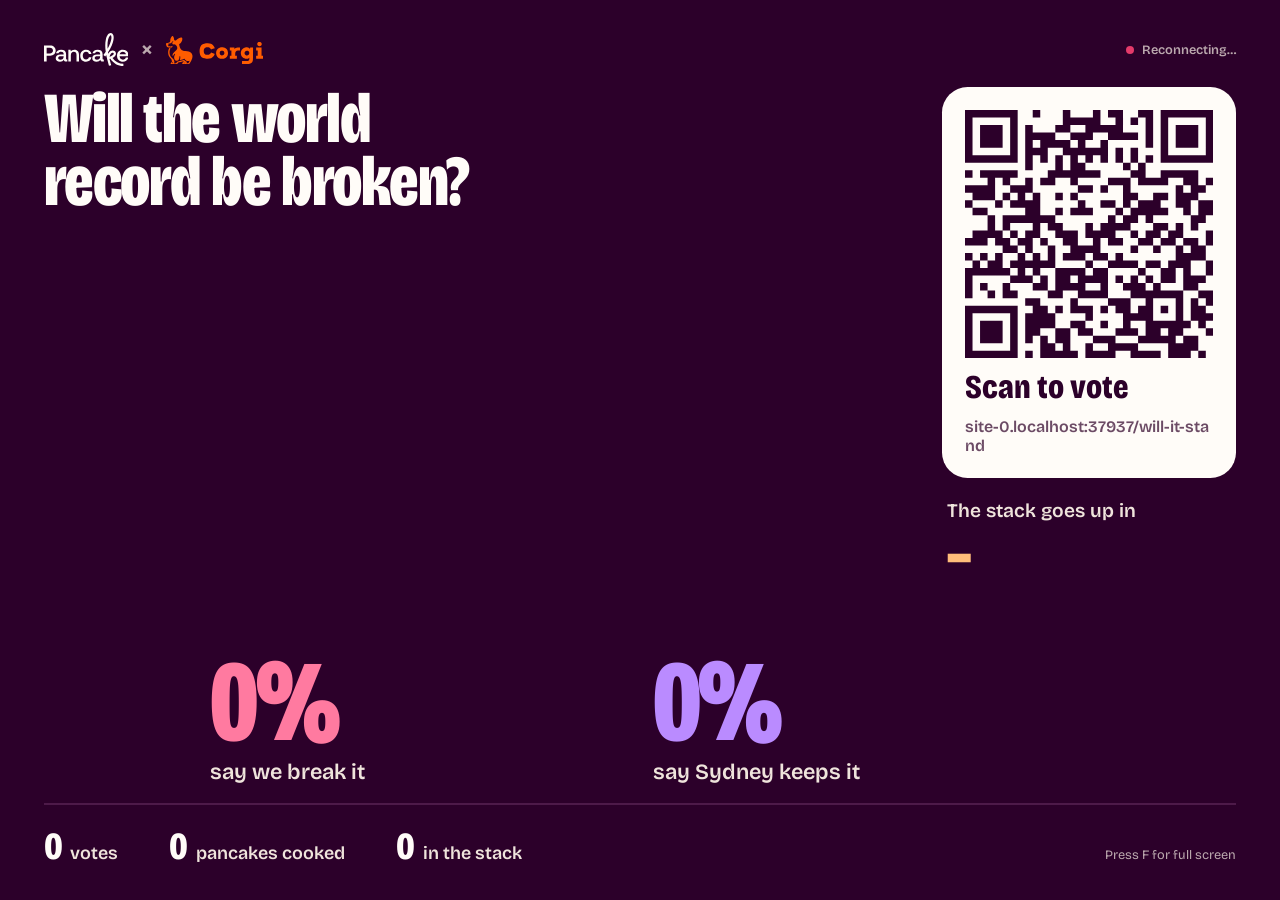
<file: will-it-stand/screen.html>
<!doctype html>
<html lang="en">
<head>
<meta charset="utf-8">
<meta name="viewport" content="width=device-width, initial-scale=1">
<meta name="robots" content="noindex">
<title>Will it stand? Screen</title>
<link rel="icon" href="data:image/svg+xml,%3Csvg xmlns='http://www.w3.org/2000/svg' viewBox='0 0 64 64'%3E%3Crect width='64' height='64' rx='14' fill='%232C002A'/%3E%3Cellipse cx='32' cy='44' rx='20' ry='7' fill='%23E33A6A'/%3E%3Cellipse cx='32' cy='41' rx='20' ry='6' fill='%23FF7AA0'/%3E%3Cellipse cx='32' cy='32' rx='18' ry='6' fill='%238D43FD'/%3E%3Cellipse cx='32' cy='29' rx='18' ry='5' fill='%23BA8BFF'/%3E%3Cellipse cx='32' cy='20' rx='16' ry='5' fill='%23F38F43'/%3E%3Cellipse cx='32' cy='18' rx='16' ry='4.5' fill='%23FFBD7A'/%3E%3C/svg%3E">
<link rel="preconnect" href="https://fonts.googleapis.com">
<link rel="preconnect" href="https://fonts.gstatic.com" crossorigin>
<link href="https://fonts.googleapis.com/css2?family=Bricolage+Grotesque:opsz,wdth,wght@12..96,75..100,200..800&display=swap" rel="stylesheet">
<style>
:root {
  --plum: #2C002A;
  --plum-2: #3B0B38;
  --plum-3: #4D1A49;
  --cream: #FFFCF8;
  --sand: #EFE4DC;
  --muted: #BBA8AE;
  --pink: #FF7AA0;
  --pink-deep: #E33A6A;
  --purple: #BA8BFF;
  --purple-deep: #8D43FD;
  --yellow: #FFBD7A;
  --yellow-deep: #F38F43;
  --font: 'Bricolage Grotesque', system-ui, -apple-system, 'Segoe UI', sans-serif;
}
*, *::before, *::after { box-sizing: border-box; }
html { -webkit-text-size-adjust: 100%; }
html, body { margin: 0; background: var(--plum); color: var(--cream); }
body { font-family: var(--font); font-optical-sizing: auto; -webkit-font-smoothing: antialiased; -moz-osx-font-smoothing: grayscale; }
button, input { font: inherit; color: inherit; }
button { cursor: pointer; -webkit-tap-highlight-color: transparent; }
a { color: inherit; }
:focus-visible { outline: 3px solid var(--yellow); outline-offset: 3px; }
.num { font-variant-numeric: tabular-nums; }
.logo { display: inline-flex; color: var(--cream); text-decoration: none; }
.logo svg { height: 26px; width: auto; display: block; }
.conn { display: inline-flex; align-items: center; gap: 8px; font-size: 14px; font-weight: 600; color: var(--muted); }
.conn::before { content: ''; width: 8px; height: 8px; border-radius: 50%; background: var(--yellow); }
.conn[data-state="live"]::before { background: #7EE3A6; box-shadow: 0 0 0 4px rgba(126, 227, 166, .18); }
.conn[data-state="down"]::before { background: var(--pink-deep); }
.ticker { background: var(--yellow); color: var(--plum); font-weight: 700; }
.ticker[hidden] { display: none; }

/* Pancake towers */
.tower { position: relative; }
.tower .pc { position: absolute; display: block; overflow: visible; }
.tower[data-color="pink"] { --pancake-color-back: var(--pink-deep); --pancake-color-front: var(--pink); }
.tower[data-color="purple"] { --pancake-color-back: var(--purple-deep); --pancake-color-front: var(--purple); }
.tower .plate { position: absolute; bottom: 0; height: 4px; border-radius: 4px; background: var(--sand); opacity: .9; }
.tower .pc.drop { animation: pc-drop .45s cubic-bezier(.2, .9, .3, 1.15) both; }
@keyframes pc-drop { from { transform: translateY(-60px); opacity: 0; } to { transform: none; opacity: 1; } }
@media (prefers-reduced-motion: reduce) {
  .tower .pc.drop { animation: none; }
}

html, body { height: 100%; overflow: hidden; }
body { cursor: none; }
body.pointer { cursor: default; }
.screen { position: relative; height: 100vh; width: 100vw; display: grid; grid-template-columns: minmax(0, 1fr) 23vw; grid-template-rows: auto minmax(0, 1fr) auto; column-gap: 4vw; padding: 2.6vw 3.4vw 2.4vw; }
.head { grid-column: 1 / -1; display: flex; justify-content: space-between; align-items: center; }
.head .logo svg { height: 2.6vw; }
.head .brand { display: inline-flex; align-items: center; gap: 1vw; }
.head .brand .x { color: var(--muted); font-size: 1.8vw; font-weight: 600; line-height: 1; }
.head .brand .corgi { display: inline-flex; }
.head .brand .corgi svg { height: 2.2vw; width: auto; display: block; }
.head .conn { font-size: 1vw; }
.main { min-height: 0; display: flex; flex-direction: column; padding-top: 1.6vw; }
h1 { margin: 0; font-size: 5.6vw; line-height: .88; font-weight: 800; font-stretch: 75%; letter-spacing: -.02em; max-width: 17ch; text-wrap: balance; }
.duel { flex: 1; min-height: 0; display: grid; grid-template-columns: 1fr 1fr; gap: 3vw; padding-top: 2.4vw; }
.side { display: grid; grid-template-columns: 11vw minmax(0, 1fr); grid-template-rows: minmax(0, 1fr) auto auto; column-gap: 2vw; min-height: 0; height: 100%; }
.side .tower { grid-column: 1; grid-row: 1 / 4; min-height: 0; height: 100%; }
.side .pct { grid-column: 2; grid-row: 2; font-size: 9vw; line-height: .82; font-weight: 800; font-stretch: 75%; letter-spacing: -.02em; }
.side .lab { grid-column: 2; grid-row: 3; font-size: 1.7vw; font-weight: 600; color: var(--sand); margin-top: .8vw; }
.side.yes .pct { color: var(--pink); }
.side.no .pct { color: var(--purple); }
.empty { font-size: 2vw; color: var(--muted); margin: 0 0 1vw; }

.aside { min-height: 0; display: flex; flex-direction: column; gap: 1.6vw; padding-top: 1.6vw; }
.card { background: var(--cream); color: var(--plum); border-radius: 2vw; padding: 1.8vw; display: flex; flex-direction: column; gap: 1vw; }
.qr { width: 100%; aspect-ratio: 1; }
.qr svg { width: 100%; height: 100%; display: block; }
.card .scan { font-size: 2.6vw; line-height: 1; font-weight: 800; font-stretch: 80%; }
.card .url { font-size: 1.25vw; font-weight: 600; color: #6C4B65; word-break: break-all; }
.card.closed { background: var(--purple); }
.card.closed .scan { font-size: 3.6vw; line-height: .95; }
.card.closed .url { color: var(--plum); font-size: 1.5vw; }
.clock { padding: 0 .4vw; }
.clock .lab { font-size: 1.5vw; font-weight: 600; color: var(--sand); }
.clock .big { font-size: 5vw; line-height: 1; font-weight: 800; font-stretch: 80%; color: var(--yellow); }

.strip { grid-column: 1 / -1; display: flex; gap: 4vw; align-items: baseline; border-top: 2px solid var(--plum-3); padding-top: 1.4vw; margin-top: 1.4vw; }
.stat b { font-size: 3vw; font-weight: 800; font-stretch: 80%; margin-right: .6vw; }
.stat span { font-size: 1.4vw; color: var(--sand); font-weight: 600; }
.strip .hint { margin-left: auto; font-size: 1vw; color: var(--muted); transition: opacity 1s ease; }

.ticker { position: absolute; left: 0; right: 0; bottom: 0; min-height: 7.4vw; display: flex; align-items: center; padding: 1.2vw 3.4vw; font-size: 3vw; font-weight: 800; font-stretch: 85%; line-height: 1.05; box-shadow: inset 0 .5vw 0 var(--yellow-deep); z-index: 4; }

.takeover { position: absolute; inset: 0; display: grid; grid-template-columns: minmax(0, 1fr) 30vw; align-items: center; gap: 3vw; padding: 3.4vw 4vw; color: var(--plum); z-index: 5; }
.takeover[hidden] { display: none; }
.takeover.stood { background: var(--yellow); }
.takeover.fell { background: var(--sand); }
.takeover .logo { color: var(--plum); position: absolute; top: 2.6vw; left: 4vw; }
.takeover .logo svg { height: 2.6vw; }
.takeover h2 { margin: 0; font-size: 13vw; line-height: .82; font-weight: 800; font-stretch: 75%; letter-spacing: -.03em; }
.takeover p { margin: 2.4vw 0 0; font-size: 3vw; line-height: 1.2; font-weight: 700; max-width: 26ch; }
.takeover .tower { height: 78vh; width: 100%; }
.takeover .stack3 { position: relative; height: 78vh; }
.takeover .stack3 .tower { position: absolute; inset: 0; }
</style>
</head>
<body>
<svg width="0" height="0" style="position:absolute" aria-hidden="true" xmlns="http://www.w3.org/2000/svg"><symbol id="pc-1" viewBox="0 0 49 48">
      <path d="M25.9537 40C33.3632 40 39.2879 36.4173 43.3461 32.7957C46.1317 30.3098 47.7828 27.1712 47.8255 23.6551C47.9308 14.9807 37.5877 8 24.9673 8C12.347 8 1.61512 14.1456 0.299682 23.6551C-0.498594 29.4254 3.49706 32.5575 8.00699 35.1278C12.4861 37.6806 19.7274 40 25.9537 40Z" fill="var(--pancake-color-back)"/>
      <path d="M25.8326 32C32.779 32 38.3334 29.313 42.138 26.5968C44.7495 24.7324 46.2973 22.3784 46.3374 19.7413C46.4361 13.2355 36.7394 8 24.9078 8C13.0762 8 3.01515 12.6092 1.78193 19.7413C1.03355 24.0691 4.77947 26.4181 9.00753 28.3459C13.2067 30.2605 19.9955 32 25.8326 32Z" fill="var(--pancake-color-front)"/>
    </symbol><symbol id="pc-2" viewBox="0 0 49 48">
      <path d="M23.3732 40C30.7944 40 39.2741 35.7757 43.3388 32.2359C46.1288 29.8061 47.7824 26.7383 47.8252 23.3016C47.9307 14.823 37.5712 7.99999 24.9309 7.99999C19.1594 7.99999 13.8531 9.66747 9.58799 11.9133C4.51202 14.586 0.22433 17.64 0.22433 23.3016C0.224371 32.4569 11.3407 40 23.3732 40Z" fill="var(--pancake-color-back)"/>
      <path d="M23.4134 32C30.3708 32 38.3204 28.8318 42.1311 26.1769C44.7467 24.3546 46.297 22.0538 46.3371 19.4762C46.436 13.1173 36.724 8 24.8737 8C19.4629 8 14.4883 9.25061 10.4897 10.935C5.731 12.9395 1.71129 15.23 1.71129 19.4762C1.71132 26.3426 12.1329 32 23.4134 32Z" fill="var(--pancake-color-front)"/>
    </symbol><symbol id="pc-3" viewBox="0 0 49 48">
      <path d="M22.1641 38.9443C26.9826 38.9443 34.4976 39.0344 39.1644 36.6109C44.865 33.6506 47.7578 28.8028 47.8114 24.4715C47.9169 15.9503 38.4229 8.00005 25.7862 8.00005C20.0163 8.00005 13.4283 9.0205 9.16443 11.2776C4.0899 13.9638 0.223995 17.5276 0.223995 23.2177C0.224036 32.419 7.58283 38.9443 22.1641 38.9443Z" fill="var(--pancake-color-back)"/>
      <path d="M22.2796 31.2082C26.797 31.2082 33.8423 31.2758 38.2174 29.4582C43.5618 27.2379 46.2737 23.602 46.324 20.3536C46.4229 13.9627 37.5223 8.00001 25.6754 8.00001C20.2661 8.00001 14.0899 8.76534 10.0924 10.4582C5.33507 12.4728 1.71079 15.1457 1.71079 19.4132C1.71083 26.3142 8.60969 31.2082 22.2796 31.2082Z" fill="var(--pancake-color-front)"/>
    </symbol></svg>
<div class="screen">
  <header class="head">
    <div class="brand">
    <span class="logo"><svg role="img" aria-label="Pancake" viewBox="0 0 422 166" fill="none" xmlns="http://www.w3.org/2000/svg"> <path d="M318.116 9.17733C322.015 3.82624 327.3 -0.212597 333.318 0.00867186C339.855 0.249222 344.109 5.2716 346.075 11.2001C348.052 17.1614 348.283 25.2018 346.541 34.8696C343.758 50.3187 335.749 70.9712 319.701 96.3398C320.064 98.657 320.466 101.023 320.906 103.439C323.782 97.805 327.283 93.7008 331.185 91.0009C339.115 85.514 348.228 86.3193 353.997 91.567C356.827 94.1415 358.729 97.7143 359.101 101.775C359.476 105.865 358.272 110.084 355.536 113.942C352.678 117.969 348.175 121.607 341.859 124.63C355.431 143.67 374.26 153.904 396.156 153.904V165.071C369.298 165.071 346.575 151.84 331.068 128.657C329.695 129.053 328.269 129.428 326.788 129.781C327.717 133.264 328.982 137.817 330.285 142.473C332.416 150.085 334.647 157.982 335.222 160.587L324.317 162.994C323.831 160.79 321.744 153.387 319.532 145.482C317.43 137.974 315.203 129.967 314.531 126.778C313.07 120.896 311.812 115.23 310.74 109.778C309.1 112.12 307.397 114.498 305.627 116.91L296.624 110.302C300.819 104.588 304.613 99.0974 308.038 93.8374C304.407 68.1372 305.246 47.9882 308.437 33.1118C310.658 22.7627 314.067 14.7339 318.116 9.17733ZM85.7208 82.9906C101.219 82.9906 110.174 90.4529 110.174 104.344V127.879C110.174 130.863 111.207 131.667 113.848 131.667H116.258V142.459H109.829C102.138 142.459 99.268 139.129 99.1531 133.504C95.2498 139.244 89.1651 143.147 79.9809 143.147C67.2379 143.147 58.3979 136.833 58.3978 125.927C58.3978 113.758 67.008 107.099 83.3099 107.099H97.8899V103.54C97.8899 96.9966 93.1831 92.9785 85.1469 92.9785C77.9144 92.9785 73.0926 96.4228 72.1742 101.589H59.8902C61.2678 90.2235 70.9113 82.9906 85.7208 82.9906ZM210.227 82.9906C225.266 82.9906 234.68 91.3715 236.976 104.689H224.003C222.396 97.8005 217.46 93.5525 209.997 93.5524C200.124 93.5524 193.58 101.703 193.58 113.184C193.58 124.664 200.124 132.586 209.997 132.586C217.345 132.586 222.396 128.223 223.888 121.449H236.976C234.795 134.766 224.807 143.147 209.883 143.147C192.203 143.147 180.952 131.552 180.952 113.184C180.952 95.045 192.547 82.9907 210.227 82.9906ZM267.979 82.9906C283.478 82.9906 292.432 90.4529 292.432 104.344V127.879C292.432 130.863 293.465 131.667 296.106 131.667H298.517V142.459H292.088C284.396 142.459 281.526 139.129 281.411 133.504C277.508 139.244 271.423 143.147 262.239 143.147C249.496 143.147 240.656 136.833 240.656 125.927C240.656 113.758 249.266 107.099 265.568 107.099H280.148V103.54C280.148 96.9966 275.441 92.9785 267.405 92.9785C260.173 92.9785 255.351 96.4228 254.432 101.589H242.148C243.526 90.2235 253.17 82.9906 267.979 82.9906ZM393.043 82.9906C410.034 82.9906 421.284 93.7821 421.629 111.002C421.629 112.265 421.514 114.217 421.285 115.939H377.43V116.513C377.775 126.501 383.974 133.044 393.617 133.045C400.964 133.045 406.59 129.256 408.197 122.713H420.596C418.53 134.308 408.771 143.147 394.306 143.147C375.938 143.147 364.457 131.208 364.457 113.184C364.458 95.0449 375.938 82.9906 393.043 82.9906ZM30.652 62.0968C47.2984 62.0968 58.3197 72.0844 58.3197 87.6976C58.3196 103.196 47.2984 113.298 30.652 113.298H13.202V142.459H0V62.0968H30.652ZM151.733 82.9906C164.246 82.9906 174.694 89.7641 174.694 108.936V142.459H162.18V110.084C162.18 99.637 157.703 93.8971 148.863 93.8971C139.564 93.8971 133.939 100.67 133.939 112.036V142.459H121.54V83.6794H132.332L133.709 91.3712C137.153 86.7792 142.664 82.9906 151.733 82.9906ZM82.736 116.283C75.1591 116.283 70.9115 119.154 70.9115 125.123C70.9117 130.06 75.0446 133.504 81.7031 133.504C91.8056 133.504 97.8899 127.419 97.8899 118.579V116.283H82.736ZM264.994 116.283C257.417 116.283 253.17 119.154 253.17 125.123C253.17 130.06 257.303 133.504 263.961 133.504C274.064 133.504 280.148 127.419 280.148 118.579V116.283H264.994ZM346.482 99.8277C344.864 98.3563 341.545 97.4116 337.539 100.184C334.149 102.529 330.057 107.801 327.246 118.134C338.482 115.011 344.066 110.809 346.428 107.48C347.813 105.528 348.084 103.921 347.981 102.796C347.875 101.642 347.345 100.613 346.482 99.8277ZM393.158 92.9785C385.466 92.9785 378.808 98.2594 377.889 106.64H408.771C407.738 97.9151 401.768 92.9786 393.158 92.9785ZM13.202 101.818H29.0447C38.6881 101.818 44.8873 96.3078 44.8874 87.6976C44.8874 78.9726 38.6882 73.5766 29.1596 73.5766H13.202V101.818ZM332.907 11.1678C332.368 11.1481 330.155 11.6174 327.142 15.7532C324.277 19.6844 321.357 26.1241 319.355 35.4541C317.06 46.1528 316.039 60.3509 317.516 78.2562C328.126 59.4285 333.509 44.2226 335.551 32.8898C337.108 24.2465 336.651 18.261 335.475 14.7148C334.292 11.1477 332.935 11.1683 332.907 11.1678Z" fill="currentColor"/> </svg></span>
    <span class="x" aria-hidden="true">×</span>
    <span class="corgi"><svg role="img" aria-label="Corgi" viewBox="0 0 83 24" fill="none" xmlns="http://www.w3.org/2000/svg"> <path fill-rule="evenodd" clip-rule="evenodd" d="M4.9347 0.318902C4.48459 0.732035 3.94375 1.81696 3.78134 2.63268C3.71637 2.9591 3.66316 3.53418 3.66316 3.91058C3.66316 4.50868 3.64267 4.61341 3.50028 4.74162C3.41065 4.82232 3.27105 5.01768 3.18992 5.17585C3.10253 5.34642 2.97213 5.47748 2.8695 5.49796C1.7562 5.72035 0.71567 5.962 0.517604 6.04424C0.131447 6.20449 -0.0123277 6.49264 0.000820011 7.0798C0.0148185 7.70763 0.247611 8.34192 0.650009 8.84877C0.875222 9.13246 1.10198 9.30248 1.5487 9.52241L2.14166 9.73964L3.64738 9.8419C4.87697 9.86255 5.13228 9.51758 5.28933 9.30538C5.46571 9.06706 5.62756 8.68616 5.49194 8.4334C5.44157 8.388 5.37244 8.42857 5.2502 8.50031C5.01878 8.63614 4.59699 8.8837 3.75179 8.8711C2.95867 8.85924 2.23408 8.83329 2.14166 8.81335C1.92132 8.76583 1.49765 8.40822 1.49765 8.26969C1.49765 8.20993 1.55952 8.16103 1.63508 8.16103C1.83601 8.16103 2.0999 7.95412 2.23787 7.68845C2.41258 7.35202 2.24808 7.12978 1.73331 7.0068C1.0183 6.83601 1.09603 6.79835 2.85109 6.46523C4.29959 6.19024 4.39766 6.14381 4.77747 5.55402C5.17376 4.9386 5.57832 4.63835 6.10246 4.57098L6.48606 4.52162L6.20315 4.74347C5.33664 5.42304 5.1098 6.54339 5.72635 7.09898C5.84894 7.20941 5.94576 7.21965 6.34043 7.16413C7.24383 7.03699 8.09418 7.34378 8.74886 8.03298C9.40548 8.72433 9.66085 9.39104 9.6293 10.332C9.59581 11.3295 9.18057 11.9587 7.83301 13.0532C6.67283 13.9956 6.22256 14.5144 5.8122 15.3811C5.38134 16.2913 5.40261 16.8626 5.86734 16.8626C6.08126 16.8626 6.133 16.8018 6.63068 15.965C7.10601 15.166 7.35667 14.9461 7.64391 15.0765C7.91909 15.2013 7.89596 15.4786 7.57539 15.8967C6.74631 16.9781 6.69348 18.7776 7.44662 20.2765C7.78993 20.9597 7.93533 21.0392 8.84059 21.0392C9.33185 21.0392 9.66155 20.9911 10.072 20.8595L10.6324 20.6798L10.9305 20.061C11.3256 19.2406 11.4155 18.8808 11.427 18.0724C11.4373 17.354 11.4887 17.2513 11.8391 17.2488C12.1141 17.247 12.2007 17.5174 12.196 18.3642C12.192 19.0991 12.08 19.5954 11.7462 20.356C11.6876 20.4894 11.7126 20.4957 12.1008 20.4464C12.7618 20.3622 13.7057 20.1278 14.7637 19.785C15.3015 19.6109 15.7502 19.4798 15.7609 19.4938C15.7716 19.5078 15.8862 19.6752 16.0155 19.8658C16.6443 20.7928 17.5317 21.3335 18.5174 21.3904C19.101 21.424 19.8841 21.2721 20.119 21.0797C20.3764 20.8689 20.2448 21.1594 19.6733 22.0639C19.3306 22.6063 19.0118 23.096 18.9651 23.1521C18.8704 23.2657 17.2749 23.3034 17.2749 23.192C17.2749 23.0906 17.6514 22.6135 17.8657 22.4433C18.0934 22.2625 18.0406 22.1836 17.5911 22.0328C17.0467 21.8502 16.3438 21.3892 15.8657 20.9014C15.3908 20.4168 15.3628 20.4006 15.1438 20.4836C14.411 20.7612 12.5946 21.1703 10.8944 21.4405C9.71932 21.6272 9.50772 21.7886 8.82922 23.0158L8.69743 23.2541L8.69502 23.2544C8.1746 23.3272 7.57385 23.4112 6.57488 23.2424C6.57488 23.0948 6.96116 22.5801 7.13594 22.5249C7.26085 22.4854 7.26835 22.4361 7.20354 22.078C7.10199 21.517 6.8716 20.8603 6.56061 20.2454C6.34569 19.8204 6.17608 19.6223 5.65636 19.1893C4.85489 18.5218 4.44847 18.0829 4.01769 17.4199C3.31281 16.3349 3.00693 15.2384 3.01382 13.8209C3.01869 12.8152 3.11738 12.3309 3.52967 11.2898C3.7511 10.7306 3.76084 10.6683 3.65597 10.4823C3.49735 10.2008 3.18652 10.1033 2.94676 10.2597C2.69935 10.4211 2.23555 11.3685 2.03068 12.1313C1.80585 12.9682 1.78489 14.6175 1.98706 15.5535C2.27376 16.8806 3.02936 18.2284 4.06432 19.2589C4.69371 19.8856 4.8586 20.2669 4.98389 21.3861C5.07979 22.2421 5.04878 22.3737 4.7364 22.4359C4.37897 22.507 4.12096 23.2429 3.95509 23.7159C3.90997 23.8446 4.00637 23.9839 4.14272 23.9834C4.30117 23.9828 4.38376 23.9817 4.4733 23.9805C4.79163 23.9761 5.19778 23.9706 9.41203 23.9833C9.52054 23.9837 9.62508 23.9283 9.6782 23.8337C9.75178 23.7026 9.81462 23.5742 9.87478 23.4512C10.1233 22.9431 10.3259 22.5289 11.0501 22.4143C12.1464 22.241 13.1954 22.0223 14.0267 21.794C14.4733 21.6712 14.8483 21.5683 14.86 21.5654C15.3044 22.0386 14.5482 22.4433 14.2305 22.6133C14.2041 22.6274 14.1807 22.64 14.1613 22.6508C13.96 22.7627 13.8689 23.4906 13.8273 23.8231C13.8173 23.9029 13.8861 23.9839 13.9665 23.9833C14.0719 23.9826 14.1437 23.9812 14.2051 23.98C14.3384 23.9774 14.4223 23.9757 14.6936 23.9839C15.5642 24.0094 17.1067 23.999 18.3462 23.9906C18.555 23.9891 18.7552 23.9878 18.9422 23.9867C19.4057 23.9839 19.8509 23.7829 20.1264 23.4101C20.2999 23.1754 20.4632 22.9349 20.6245 22.6765C22.1051 20.3056 23.8255 16.607 21.3061 14.2643C20.256 13.2879 18.8657 13.1297 16.4965 12.8644C14.559 12.6473 13.8193 12.3597 12.936 11.4802C12.1893 10.7369 11.8993 10.0999 11.4003 8.10775C11.1336 7.04346 11.129 7.00642 11.2618 7.0048C11.4455 7.00257 12.3935 6.24276 12.71 5.8441C13.5988 4.72445 14.06 3.27698 13.8816 2.16672C13.7854 1.56785 13.5526 1.36232 12.9266 1.32359C11.8737 1.25837 10.2677 2.08471 8.86727 3.41212L8.38684 3.86746L7.90052 3.74317C7.63301 3.67479 7.30996 3.60995 7.18258 3.59909L6.95103 3.57923L6.92759 3.00169C6.89689 2.24642 6.72543 1.55291 6.40052 0.870105C5.94878 -0.0790611 5.5371 -0.233919 4.9347 0.318902ZM16.2404 22.7914C16.0345 23.1846 15.9674 23.2529 15.7862 23.2534C15.6692 23.2538 15.5735 23.2336 15.5735 23.2085C15.5735 23.1102 16.2942 22.33 16.3851 22.33C16.4465 22.33 16.3935 22.4988 16.2404 22.7914ZM5.33379 23.2534C5.51507 23.2529 5.72683 22.9181 5.9327 22.5249C6.08584 22.2323 5.99411 22.0465 5.9327 22.0465C5.84183 22.0465 5.1211 23.1102 5.1211 23.2085C5.1211 23.2336 5.21685 23.2538 5.33379 23.2534Z" fill="#FF5C00"/> <path fill-rule="evenodd" clip-rule="evenodd" d="M78.8472 5.16709C78.467 5.3367 78.0279 5.79691 77.8845 6.17598C77.6102 6.9014 77.8932 7.96165 78.4708 8.37262C79.1124 8.82895 80.3163 8.82895 80.9579 8.37262C81.9649 7.65617 81.8369 5.83768 80.7386 5.2574C80.2272 4.98719 79.3451 4.9451 78.8472 5.16709ZM34.0608 6.20584C31.7829 6.54006 30.3375 7.32674 29.5574 8.6567C28.3805 10.6632 28.3298 14.6433 29.4534 16.8145C29.7419 17.3718 30.6176 18.2313 31.2244 18.5528C32.1359 19.0356 33.1085 19.2791 34.5199 19.3781C37.4663 19.5845 39.243 18.9693 40.5057 17.3057C40.9938 16.6623 41.5592 15.6289 41.5592 15.3797C41.5592 15.2255 41.4159 15.164 39.5414 14.5133L38.3908 14.1138L38.1987 14.4863C37.6968 15.4592 36.8641 15.94 35.5583 16.0111C33.3287 16.1323 32.302 15.2664 32.1972 13.1765C32.1089 11.4162 32.5015 10.4593 33.5291 9.931C34.4867 9.43858 36.3185 9.47171 37.1724 9.99705C37.5572 10.2337 38.1885 10.9937 38.3302 11.3908C38.3518 11.4511 39.0565 11.2624 40.0049 10.9419L41.6425 10.3888L41.5431 10.1265C41.1834 9.17642 40.7438 8.48107 40.0837 7.81783C38.9142 6.6427 37.8577 6.25242 35.6931 6.19565C34.9637 6.17659 34.2291 6.18107 34.0608 6.20584ZM47.0172 9.66639C46.905 9.69218 46.5607 9.76424 46.2521 9.82652C43.9501 10.2909 42.55 12.3167 42.7095 14.952C42.849 17.2584 44.0883 18.7805 46.2426 19.2916C46.9581 19.4613 48.4967 19.4648 49.2106 19.2983C51.5634 18.7494 53.0075 16.7476 52.8545 14.2471C52.7134 11.941 51.5303 10.4055 49.4657 9.84844C48.9274 9.70319 47.363 9.58689 47.0172 9.66639ZM67.5801 9.76801C65.7817 10.1576 64.4172 11.4615 63.9558 13.2314C63.497 14.991 64.0469 17.0288 65.2857 18.16C66.2085 19.0027 67.2952 19.4113 68.6453 19.4233C69.5571 19.4314 70.2465 19.1975 70.7733 18.701L71.0651 18.4262L71.0221 19.3945C70.9929 20.0512 70.9215 20.472 70.8001 20.7021C70.4933 21.2835 70.234 21.3311 67.3733 21.3311H64.8196V23.9996L67.8036 23.9577C70.5178 23.9196 70.8481 23.8959 71.4551 23.6961C72.7768 23.2611 73.5125 22.5572 73.9263 21.3316C74.1438 20.6874 74.151 20.5143 74.1827 15.2409L74.2152 9.81327H71.7824L71.7186 10.1318C71.6835 10.307 71.6548 10.5646 71.6548 10.7042C71.6548 10.9563 71.6519 10.9555 71.2514 10.594C70.2756 9.71328 69.0771 9.44368 67.5801 9.76801ZM54.4136 12.4634H55.7399V16.7444H54.4136V19.2926H60.4327V16.7444H58.9804L59.0216 15.4448C59.0577 14.3079 59.0933 14.0912 59.3068 13.7134C59.7853 12.8659 60.7116 12.4634 62.1833 12.4634H63.0852V9.81327L62.2436 9.81409C60.6519 9.81551 59.5718 10.1028 58.7809 10.7353C58.5737 10.9009 58.3787 11.0364 58.3474 11.0364C58.3159 11.0364 58.2903 10.7612 58.2903 10.4248V9.81327H54.4136V12.4634ZM76.8578 12.4634H78.1841V16.7444H76.8578V19.2926H82.8769V16.7444H81.4487V9.81327H76.8578V12.4634ZM70.0989 12.767C70.6856 13.0965 70.976 13.5924 71.0242 14.3471C71.1211 15.8682 69.9391 16.8873 68.4828 16.5383C67.0129 16.1859 66.4592 14.2458 67.505 13.1121C68.1192 12.4463 69.2579 12.2948 70.0989 12.767ZM48.8533 12.7994C49.7211 13.2904 50.0365 14.667 49.5039 15.6394C48.9408 16.6678 47.1927 16.8659 46.2757 16.0053C45.7701 15.5306 45.6233 14.2017 45.9972 13.484C46.3349 12.8358 46.8359 12.5803 47.7824 12.5735C48.2894 12.5698 48.5415 12.623 48.8533 12.7994Z" fill="#FF5C00"/> </svg></span>
    </div>
    <span class="conn" id="conn" data-state="wait">Connecting…</span>
  </header>

  <section class="main">
    <h1>Will the world record be broken?</h1>
    <div class="duel">
      <div class="side yes">
        <div class="tower" id="t-yes" data-color="pink" aria-hidden="true"></div>
        <div class="pct num" id="p-yes">0%</div>
        <div class="lab">say we break it</div>
      </div>
      <div class="side no">
        <div class="tower" id="t-no" data-color="purple" aria-hidden="true"></div>
        <div class="pct num" id="p-no">0%</div>
        <div class="lab">say Sydney keeps it</div>
      </div>
    </div>
  </section>

  <aside class="aside">
    <div class="card" id="card">
      <div class="qr" id="qr" role="img" aria-label="QR code to the vote page"></div>
      <div class="scan" id="scan">Scan to vote</div>
      <div class="url" id="url"></div>
    </div>
    <div class="clock">
      <div class="lab" id="c-lab">The stack goes up in</div>
      <div class="big num" id="c-big">–</div>
    </div>
  </aside>

  <footer class="strip">
    <div class="stat"><b class="num" id="s-votes">0</b><span id="s-votes-lab">votes</span></div>
    <div class="stat"><b class="num" id="s-cooked">0</b><span>pancakes cooked</span></div>
    <div class="stat" id="stat-stacked"><b class="num" id="s-stacked">0</b><span>in the stack</span></div>
    <div class="hint" id="hint">Press F for full screen</div>
  </footer>

  <div class="ticker" id="ticker" hidden></div>

  <section class="takeover" id="takeover" hidden aria-live="polite">
    <span class="logo"><svg role="img" aria-label="Pancake" viewBox="0 0 422 166" fill="none" xmlns="http://www.w3.org/2000/svg"> <path d="M318.116 9.17733C322.015 3.82624 327.3 -0.212597 333.318 0.00867186C339.855 0.249222 344.109 5.2716 346.075 11.2001C348.052 17.1614 348.283 25.2018 346.541 34.8696C343.758 50.3187 335.749 70.9712 319.701 96.3398C320.064 98.657 320.466 101.023 320.906 103.439C323.782 97.805 327.283 93.7008 331.185 91.0009C339.115 85.514 348.228 86.3193 353.997 91.567C356.827 94.1415 358.729 97.7143 359.101 101.775C359.476 105.865 358.272 110.084 355.536 113.942C352.678 117.969 348.175 121.607 341.859 124.63C355.431 143.67 374.26 153.904 396.156 153.904V165.071C369.298 165.071 346.575 151.84 331.068 128.657C329.695 129.053 328.269 129.428 326.788 129.781C327.717 133.264 328.982 137.817 330.285 142.473C332.416 150.085 334.647 157.982 335.222 160.587L324.317 162.994C323.831 160.79 321.744 153.387 319.532 145.482C317.43 137.974 315.203 129.967 314.531 126.778C313.07 120.896 311.812 115.23 310.74 109.778C309.1 112.12 307.397 114.498 305.627 116.91L296.624 110.302C300.819 104.588 304.613 99.0974 308.038 93.8374C304.407 68.1372 305.246 47.9882 308.437 33.1118C310.658 22.7627 314.067 14.7339 318.116 9.17733ZM85.7208 82.9906C101.219 82.9906 110.174 90.4529 110.174 104.344V127.879C110.174 130.863 111.207 131.667 113.848 131.667H116.258V142.459H109.829C102.138 142.459 99.268 139.129 99.1531 133.504C95.2498 139.244 89.1651 143.147 79.9809 143.147C67.2379 143.147 58.3979 136.833 58.3978 125.927C58.3978 113.758 67.008 107.099 83.3099 107.099H97.8899V103.54C97.8899 96.9966 93.1831 92.9785 85.1469 92.9785C77.9144 92.9785 73.0926 96.4228 72.1742 101.589H59.8902C61.2678 90.2235 70.9113 82.9906 85.7208 82.9906ZM210.227 82.9906C225.266 82.9906 234.68 91.3715 236.976 104.689H224.003C222.396 97.8005 217.46 93.5525 209.997 93.5524C200.124 93.5524 193.58 101.703 193.58 113.184C193.58 124.664 200.124 132.586 209.997 132.586C217.345 132.586 222.396 128.223 223.888 121.449H236.976C234.795 134.766 224.807 143.147 209.883 143.147C192.203 143.147 180.952 131.552 180.952 113.184C180.952 95.045 192.547 82.9907 210.227 82.9906ZM267.979 82.9906C283.478 82.9906 292.432 90.4529 292.432 104.344V127.879C292.432 130.863 293.465 131.667 296.106 131.667H298.517V142.459H292.088C284.396 142.459 281.526 139.129 281.411 133.504C277.508 139.244 271.423 143.147 262.239 143.147C249.496 143.147 240.656 136.833 240.656 125.927C240.656 113.758 249.266 107.099 265.568 107.099H280.148V103.54C280.148 96.9966 275.441 92.9785 267.405 92.9785C260.173 92.9785 255.351 96.4228 254.432 101.589H242.148C243.526 90.2235 253.17 82.9906 267.979 82.9906ZM393.043 82.9906C410.034 82.9906 421.284 93.7821 421.629 111.002C421.629 112.265 421.514 114.217 421.285 115.939H377.43V116.513C377.775 126.501 383.974 133.044 393.617 133.045C400.964 133.045 406.59 129.256 408.197 122.713H420.596C418.53 134.308 408.771 143.147 394.306 143.147C375.938 143.147 364.457 131.208 364.457 113.184C364.458 95.0449 375.938 82.9906 393.043 82.9906ZM30.652 62.0968C47.2984 62.0968 58.3197 72.0844 58.3197 87.6976C58.3196 103.196 47.2984 113.298 30.652 113.298H13.202V142.459H0V62.0968H30.652ZM151.733 82.9906C164.246 82.9906 174.694 89.7641 174.694 108.936V142.459H162.18V110.084C162.18 99.637 157.703 93.8971 148.863 93.8971C139.564 93.8971 133.939 100.67 133.939 112.036V142.459H121.54V83.6794H132.332L133.709 91.3712C137.153 86.7792 142.664 82.9906 151.733 82.9906ZM82.736 116.283C75.1591 116.283 70.9115 119.154 70.9115 125.123C70.9117 130.06 75.0446 133.504 81.7031 133.504C91.8056 133.504 97.8899 127.419 97.8899 118.579V116.283H82.736ZM264.994 116.283C257.417 116.283 253.17 119.154 253.17 125.123C253.17 130.06 257.303 133.504 263.961 133.504C274.064 133.504 280.148 127.419 280.148 118.579V116.283H264.994ZM346.482 99.8277C344.864 98.3563 341.545 97.4116 337.539 100.184C334.149 102.529 330.057 107.801 327.246 118.134C338.482 115.011 344.066 110.809 346.428 107.48C347.813 105.528 348.084 103.921 347.981 102.796C347.875 101.642 347.345 100.613 346.482 99.8277ZM393.158 92.9785C385.466 92.9785 378.808 98.2594 377.889 106.64H408.771C407.738 97.9151 401.768 92.9786 393.158 92.9785ZM13.202 101.818H29.0447C38.6881 101.818 44.8873 96.3078 44.8874 87.6976C44.8874 78.9726 38.6882 73.5766 29.1596 73.5766H13.202V101.818ZM332.907 11.1678C332.368 11.1481 330.155 11.6174 327.142 15.7532C324.277 19.6844 321.357 26.1241 319.355 35.4541C317.06 46.1528 316.039 60.3509 317.516 78.2562C328.126 59.4285 333.509 44.2226 335.551 32.8898C337.108 24.2465 336.651 18.261 335.475 14.7148C334.292 11.1477 332.935 11.1683 332.907 11.1678Z" fill="currentColor"/> </svg></span>
    <div>
      <h2 id="r-title"></h2>
      <p id="r-line"></p>
    </div>
    <div class="stack3">
      <div class="tower" id="t-win" data-color="pink" aria-hidden="true"></div>
    </div>
  </section>
</div>
<script>
/* qrcode-generator 1.4.4, (c) 2009 Kazuhiko Arase, MIT license */
var qrcode=function(){var t=function(t,r){var e=t,n=g[r],o=null,i=0,a=null,u=[],f={},c=function(t,r){o=function(t){for(var r=new Array(t),e=0;e<t;e+=1){r[e]=new Array(t);for(var n=0;n<t;n+=1)r[e][n]=null}return r}(i=4*e+17),l(0,0),l(i-7,0),l(0,i-7),s(),h(),d(t,r),e>=7&&v(t),null==a&&(a=p(e,n,u)),w(a,r)},l=function(t,r){for(var e=-1;e<=7;e+=1)if(!(t+e<=-1||i<=t+e))for(var n=-1;n<=7;n+=1)r+n<=-1||i<=r+n||(o[t+e][r+n]=0<=e&&e<=6&&(0==n||6==n)||0<=n&&n<=6&&(0==e||6==e)||2<=e&&e<=4&&2<=n&&n<=4)},h=function(){for(var t=8;t<i-8;t+=1)null==o[t][6]&&(o[t][6]=t%2==0);for(var r=8;r<i-8;r+=1)null==o[6][r]&&(o[6][r]=r%2==0)},s=function(){for(var t=B.getPatternPosition(e),r=0;r<t.length;r+=1)for(var n=0;n<t.length;n+=1){var i=t[r],a=t[n];if(null==o[i][a])for(var u=-2;u<=2;u+=1)for(var f=-2;f<=2;f+=1)o[i+u][a+f]=-2==u||2==u||-2==f||2==f||0==u&&0==f}},v=function(t){for(var r=B.getBCHTypeNumber(e),n=0;n<18;n+=1){var a=!t&&1==(r>>n&1);o[Math.floor(n/3)][n%3+i-8-3]=a}for(n=0;n<18;n+=1){a=!t&&1==(r>>n&1);o[n%3+i-8-3][Math.floor(n/3)]=a}},d=function(t,r){for(var e=n<<3|r,a=B.getBCHTypeInfo(e),u=0;u<15;u+=1){var f=!t&&1==(a>>u&1);u<6?o[u][8]=f:u<8?o[u+1][8]=f:o[i-15+u][8]=f}for(u=0;u<15;u+=1){f=!t&&1==(a>>u&1);u<8?o[8][i-u-1]=f:u<9?o[8][15-u-1+1]=f:o[8][15-u-1]=f}o[i-8][8]=!t},w=function(t,r){for(var e=-1,n=i-1,a=7,u=0,f=B.getMaskFunction(r),c=i-1;c>0;c-=2)for(6==c&&(c-=1);;){for(var g=0;g<2;g+=1)if(null==o[n][c-g]){var l=!1;u<t.length&&(l=1==(t[u]>>>a&1)),f(n,c-g)&&(l=!l),o[n][c-g]=l,-1==(a-=1)&&(u+=1,a=7)}if((n+=e)<0||i<=n){n-=e,e=-e;break}}},p=function(t,r,e){for(var n=A.getRSBlocks(t,r),o=b(),i=0;i<e.length;i+=1){var a=e[i];o.put(a.getMode(),4),o.put(a.getLength(),B.getLengthInBits(a.getMode(),t)),a.write(o)}var u=0;for(i=0;i<n.length;i+=1)u+=n[i].dataCount;if(o.getLengthInBits()>8*u)throw"code length overflow. ("+o.getLengthInBits()+">"+8*u+")";for(o.getLengthInBits()+4<=8*u&&o.put(0,4);o.getLengthInBits()%8!=0;)o.putBit(!1);for(;!(o.getLengthInBits()>=8*u||(o.put(236,8),o.getLengthInBits()>=8*u));)o.put(17,8);return function(t,r){for(var e=0,n=0,o=0,i=new Array(r.length),a=new Array(r.length),u=0;u<r.length;u+=1){var f=r[u].dataCount,c=r[u].totalCount-f;n=Math.max(n,f),o=Math.max(o,c),i[u]=new Array(f);for(var g=0;g<i[u].length;g+=1)i[u][g]=255&t.getBuffer()[g+e];e+=f;var l=B.getErrorCorrectPolynomial(c),h=k(i[u],l.getLength()-1).mod(l);for(a[u]=new Array(l.getLength()-1),g=0;g<a[u].length;g+=1){var s=g+h.getLength()-a[u].length;a[u][g]=s>=0?h.getAt(s):0}}var v=0;for(g=0;g<r.length;g+=1)v+=r[g].totalCount;var d=new Array(v),w=0;for(g=0;g<n;g+=1)for(u=0;u<r.length;u+=1)g<i[u].length&&(d[w]=i[u][g],w+=1);for(g=0;g<o;g+=1)for(u=0;u<r.length;u+=1)g<a[u].length&&(d[w]=a[u][g],w+=1);return d}(o,n)};f.addData=function(t,r){var e=null;switch(r=r||"Byte"){case"Numeric":e=M(t);break;case"Alphanumeric":e=x(t);break;case"Byte":e=m(t);break;case"Kanji":e=L(t);break;default:throw"mode:"+r}u.push(e),a=null},f.isDark=function(t,r){if(t<0||i<=t||r<0||i<=r)throw t+","+r;return o[t][r]},f.getModuleCount=function(){return i},f.make=function(){if(e<1){for(var t=1;t<40;t++){for(var r=A.getRSBlocks(t,n),o=b(),i=0;i<u.length;i++){var a=u[i];o.put(a.getMode(),4),o.put(a.getLength(),B.getLengthInBits(a.getMode(),t)),a.write(o)}var g=0;for(i=0;i<r.length;i++)g+=r[i].dataCount;if(o.getLengthInBits()<=8*g)break}e=t}c(!1,function(){for(var t=0,r=0,e=0;e<8;e+=1){c(!0,e);var n=B.getLostPoint(f);(0==e||t>n)&&(t=n,r=e)}return r}())},f.createTableTag=function(t,r){t=t||2;var e="";e+='<table style="',e+=" border-width: 0px; border-style: none;",e+=" border-collapse: collapse;",e+=" padding: 0px; margin: "+(r=void 0===r?4*t:r)+"px;",e+='">',e+="<tbody>";for(var n=0;n<f.getModuleCount();n+=1){e+="<tr>";for(var o=0;o<f.getModuleCount();o+=1)e+='<td style="',e+=" border-width: 0px; border-style: none;",e+=" border-collapse: collapse;",e+=" padding: 0px; margin: 0px;",e+=" width: "+t+"px;",e+=" height: "+t+"px;",e+=" background-color: ",e+=f.isDark(n,o)?"#000000":"#ffffff",e+=";",e+='"/>';e+="</tr>"}return e+="</tbody>",e+="</table>"},f.createSvgTag=function(t,r,e,n){var o={};"object"==typeof arguments[0]&&(t=(o=arguments[0]).cellSize,r=o.margin,e=o.alt,n=o.title),t=t||2,r=void 0===r?4*t:r,(e="string"==typeof e?{text:e}:e||{}).text=e.text||null,e.id=e.text?e.id||"qrcode-description":null,(n="string"==typeof n?{text:n}:n||{}).text=n.text||null,n.id=n.text?n.id||"qrcode-title":null;var i,a,u,c,g=f.getModuleCount()*t+2*r,l="";for(c="l"+t+",0 0,"+t+" -"+t+",0 0,-"+t+"z ",l+='<svg version="1.1" xmlns="http://www.w3.org/2000/svg"',l+=o.scalable?"":' width="'+g+'px" height="'+g+'px"',l+=' viewBox="0 0 '+g+" "+g+'" ',l+=' preserveAspectRatio="xMinYMin meet"',l+=n.text||e.text?' role="img" aria-labelledby="'+y([n.id,e.id].join(" ").trim())+'"':"",l+=">",l+=n.text?'<title id="'+y(n.id)+'">'+y(n.text)+"</title>":"",l+=e.text?'<description id="'+y(e.id)+'">'+y(e.text)+"</description>":"",l+='<rect width="100%" height="100%" fill="white" cx="0" cy="0"/>',l+='<path d="',a=0;a<f.getModuleCount();a+=1)for(u=a*t+r,i=0;i<f.getModuleCount();i+=1)f.isDark(a,i)&&(l+="M"+(i*t+r)+","+u+c);return l+='" stroke="transparent" fill="black"/>',l+="</svg>"},f.createDataURL=function(t,r){t=t||2,r=void 0===r?4*t:r;var e=f.getModuleCount()*t+2*r,n=r,o=e-r;return I(e,e,(function(r,e){if(n<=r&&r<o&&n<=e&&e<o){var i=Math.floor((r-n)/t),a=Math.floor((e-n)/t);return f.isDark(a,i)?0:1}return 1}))},f.createImgTag=function(t,r,e){t=t||2,r=void 0===r?4*t:r;var n=f.getModuleCount()*t+2*r,o="";return o+="<img",o+=' src="',o+=f.createDataURL(t,r),o+='"',o+=' width="',o+=n,o+='"',o+=' height="',o+=n,o+='"',e&&(o+=' alt="',o+=y(e),o+='"'),o+="/>"};var y=function(t){for(var r="",e=0;e<t.length;e+=1){var n=t.charAt(e);switch(n){case"<":r+="&lt;";break;case">":r+="&gt;";break;case"&":r+="&amp;";break;case'"':r+="&quot;";break;default:r+=n}}return r};return f.createASCII=function(t,r){if((t=t||1)<2)return function(t){t=void 0===t?2:t;var r,e,n,o,i,a=1*f.getModuleCount()+2*t,u=t,c=a-t,g={"██":"█","█ ":"▀"," █":"▄","  ":" "},l={"██":"▀","█ ":"▀"," █":" ","  ":" "},h="";for(r=0;r<a;r+=2){for(n=Math.floor((r-u)/1),o=Math.floor((r+1-u)/1),e=0;e<a;e+=1)i="█",u<=e&&e<c&&u<=r&&r<c&&f.isDark(n,Math.floor((e-u)/1))&&(i=" "),u<=e&&e<c&&u<=r+1&&r+1<c&&f.isDark(o,Math.floor((e-u)/1))?i+=" ":i+="█",h+=t<1&&r+1>=c?l[i]:g[i];h+="\n"}return a%2&&t>0?h.substring(0,h.length-a-1)+Array(a+1).join("▀"):h.substring(0,h.length-1)}(r);t-=1,r=void 0===r?2*t:r;var e,n,o,i,a=f.getModuleCount()*t+2*r,u=r,c=a-r,g=Array(t+1).join("██"),l=Array(t+1).join("  "),h="",s="";for(e=0;e<a;e+=1){for(o=Math.floor((e-u)/t),s="",n=0;n<a;n+=1)i=1,u<=n&&n<c&&u<=e&&e<c&&f.isDark(o,Math.floor((n-u)/t))&&(i=0),s+=i?g:l;for(o=0;o<t;o+=1)h+=s+"\n"}return h.substring(0,h.length-1)},f.renderTo2dContext=function(t,r){r=r||2;for(var e=f.getModuleCount(),n=0;n<e;n++)for(var o=0;o<e;o++)t.fillStyle=f.isDark(n,o)?"black":"white",t.fillRect(n*r,o*r,r,r)},f};t.stringToBytes=(t.stringToBytesFuncs={default:function(t){for(var r=[],e=0;e<t.length;e+=1){var n=t.charCodeAt(e);r.push(255&n)}return r}}).default,t.createStringToBytes=function(t,r){var e=function(){for(var e=S(t),n=function(){var t=e.read();if(-1==t)throw"eof";return t},o=0,i={};;){var a=e.read();if(-1==a)break;var u=n(),f=n()<<8|n();i[String.fromCharCode(a<<8|u)]=f,o+=1}if(o!=r)throw o+" != "+r;return i}(),n="?".charCodeAt(0);return function(t){for(var r=[],o=0;o<t.length;o+=1){var i=t.charCodeAt(o);if(i<128)r.push(i);else{var a=e[t.charAt(o)];"number"==typeof a?(255&a)==a?r.push(a):(r.push(a>>>8),r.push(255&a)):r.push(n)}}return r}};var r,e,n,o,i,a=1,u=2,f=4,c=8,g={L:1,M:0,Q:3,H:2},l=0,h=1,s=2,v=3,d=4,w=5,p=6,y=7,B=(r=[[],[6,18],[6,22],[6,26],[6,30],[6,34],[6,22,38],[6,24,42],[6,26,46],[6,28,50],[6,30,54],[6,32,58],[6,34,62],[6,26,46,66],[6,26,48,70],[6,26,50,74],[6,30,54,78],[6,30,56,82],[6,30,58,86],[6,34,62,90],[6,28,50,72,94],[6,26,50,74,98],[6,30,54,78,102],[6,28,54,80,106],[6,32,58,84,110],[6,30,58,86,114],[6,34,62,90,118],[6,26,50,74,98,122],[6,30,54,78,102,126],[6,26,52,78,104,130],[6,30,56,82,108,134],[6,34,60,86,112,138],[6,30,58,86,114,142],[6,34,62,90,118,146],[6,30,54,78,102,126,150],[6,24,50,76,102,128,154],[6,28,54,80,106,132,158],[6,32,58,84,110,136,162],[6,26,54,82,110,138,166],[6,30,58,86,114,142,170]],e=1335,n=7973,i=function(t){for(var r=0;0!=t;)r+=1,t>>>=1;return r},(o={}).getBCHTypeInfo=function(t){for(var r=t<<10;i(r)-i(e)>=0;)r^=e<<i(r)-i(e);return 21522^(t<<10|r)},o.getBCHTypeNumber=function(t){for(var r=t<<12;i(r)-i(n)>=0;)r^=n<<i(r)-i(n);return t<<12|r},o.getPatternPosition=function(t){return r[t-1]},o.getMaskFunction=function(t){switch(t){case l:return function(t,r){return(t+r)%2==0};case h:return function(t,r){return t%2==0};case s:return function(t,r){return r%3==0};case v:return function(t,r){return(t+r)%3==0};case d:return function(t,r){return(Math.floor(t/2)+Math.floor(r/3))%2==0};case w:return function(t,r){return t*r%2+t*r%3==0};case p:return function(t,r){return(t*r%2+t*r%3)%2==0};case y:return function(t,r){return(t*r%3+(t+r)%2)%2==0};default:throw"bad maskPattern:"+t}},o.getErrorCorrectPolynomial=function(t){for(var r=k([1],0),e=0;e<t;e+=1)r=r.multiply(k([1,C.gexp(e)],0));return r},o.getLengthInBits=function(t,r){if(1<=r&&r<10)switch(t){case a:return 10;case u:return 9;case f:case c:return 8;default:throw"mode:"+t}else if(r<27)switch(t){case a:return 12;case u:return 11;case f:return 16;case c:return 10;default:throw"mode:"+t}else{if(!(r<41))throw"type:"+r;switch(t){case a:return 14;case u:return 13;case f:return 16;case c:return 12;default:throw"mode:"+t}}},o.getLostPoint=function(t){for(var r=t.getModuleCount(),e=0,n=0;n<r;n+=1)for(var o=0;o<r;o+=1){for(var i=0,a=t.isDark(n,o),u=-1;u<=1;u+=1)if(!(n+u<0||r<=n+u))for(var f=-1;f<=1;f+=1)o+f<0||r<=o+f||0==u&&0==f||a==t.isDark(n+u,o+f)&&(i+=1);i>5&&(e+=3+i-5)}for(n=0;n<r-1;n+=1)for(o=0;o<r-1;o+=1){var c=0;t.isDark(n,o)&&(c+=1),t.isDark(n+1,o)&&(c+=1),t.isDark(n,o+1)&&(c+=1),t.isDark(n+1,o+1)&&(c+=1),0!=c&&4!=c||(e+=3)}for(n=0;n<r;n+=1)for(o=0;o<r-6;o+=1)t.isDark(n,o)&&!t.isDark(n,o+1)&&t.isDark(n,o+2)&&t.isDark(n,o+3)&&t.isDark(n,o+4)&&!t.isDark(n,o+5)&&t.isDark(n,o+6)&&(e+=40);for(o=0;o<r;o+=1)for(n=0;n<r-6;n+=1)t.isDark(n,o)&&!t.isDark(n+1,o)&&t.isDark(n+2,o)&&t.isDark(n+3,o)&&t.isDark(n+4,o)&&!t.isDark(n+5,o)&&t.isDark(n+6,o)&&(e+=40);var g=0;for(o=0;o<r;o+=1)for(n=0;n<r;n+=1)t.isDark(n,o)&&(g+=1);return e+=Math.abs(100*g/r/r-50)/5*10},o),C=function(){for(var t=new Array(256),r=new Array(256),e=0;e<8;e+=1)t[e]=1<<e;for(e=8;e<256;e+=1)t[e]=t[e-4]^t[e-5]^t[e-6]^t[e-8];for(e=0;e<255;e+=1)r[t[e]]=e;var n={glog:function(t){if(t<1)throw"glog("+t+")";return r[t]},gexp:function(r){for(;r<0;)r+=255;for(;r>=256;)r-=255;return t[r]}};return n}();function k(t,r){if(void 0===t.length)throw t.length+"/"+r;var e=function(){for(var e=0;e<t.length&&0==t[e];)e+=1;for(var n=new Array(t.length-e+r),o=0;o<t.length-e;o+=1)n[o]=t[o+e];return n}(),n={getAt:function(t){return e[t]},getLength:function(){return e.length},multiply:function(t){for(var r=new Array(n.getLength()+t.getLength()-1),e=0;e<n.getLength();e+=1)for(var o=0;o<t.getLength();o+=1)r[e+o]^=C.gexp(C.glog(n.getAt(e))+C.glog(t.getAt(o)));return k(r,0)},mod:function(t){if(n.getLength()-t.getLength()<0)return n;for(var r=C.glog(n.getAt(0))-C.glog(t.getAt(0)),e=new Array(n.getLength()),o=0;o<n.getLength();o+=1)e[o]=n.getAt(o);for(o=0;o<t.getLength();o+=1)e[o]^=C.gexp(C.glog(t.getAt(o))+r);return k(e,0).mod(t)}};return n}var A=function(){var t=[[1,26,19],[1,26,16],[1,26,13],[1,26,9],[1,44,34],[1,44,28],[1,44,22],[1,44,16],[1,70,55],[1,70,44],[2,35,17],[2,35,13],[1,100,80],[2,50,32],[2,50,24],[4,25,9],[1,134,108],[2,67,43],[2,33,15,2,34,16],[2,33,11,2,34,12],[2,86,68],[4,43,27],[4,43,19],[4,43,15],[2,98,78],[4,49,31],[2,32,14,4,33,15],[4,39,13,1,40,14],[2,121,97],[2,60,38,2,61,39],[4,40,18,2,41,19],[4,40,14,2,41,15],[2,146,116],[3,58,36,2,59,37],[4,36,16,4,37,17],[4,36,12,4,37,13],[2,86,68,2,87,69],[4,69,43,1,70,44],[6,43,19,2,44,20],[6,43,15,2,44,16],[4,101,81],[1,80,50,4,81,51],[4,50,22,4,51,23],[3,36,12,8,37,13],[2,116,92,2,117,93],[6,58,36,2,59,37],[4,46,20,6,47,21],[7,42,14,4,43,15],[4,133,107],[8,59,37,1,60,38],[8,44,20,4,45,21],[12,33,11,4,34,12],[3,145,115,1,146,116],[4,64,40,5,65,41],[11,36,16,5,37,17],[11,36,12,5,37,13],[5,109,87,1,110,88],[5,65,41,5,66,42],[5,54,24,7,55,25],[11,36,12,7,37,13],[5,122,98,1,123,99],[7,73,45,3,74,46],[15,43,19,2,44,20],[3,45,15,13,46,16],[1,135,107,5,136,108],[10,74,46,1,75,47],[1,50,22,15,51,23],[2,42,14,17,43,15],[5,150,120,1,151,121],[9,69,43,4,70,44],[17,50,22,1,51,23],[2,42,14,19,43,15],[3,141,113,4,142,114],[3,70,44,11,71,45],[17,47,21,4,48,22],[9,39,13,16,40,14],[3,135,107,5,136,108],[3,67,41,13,68,42],[15,54,24,5,55,25],[15,43,15,10,44,16],[4,144,116,4,145,117],[17,68,42],[17,50,22,6,51,23],[19,46,16,6,47,17],[2,139,111,7,140,112],[17,74,46],[7,54,24,16,55,25],[34,37,13],[4,151,121,5,152,122],[4,75,47,14,76,48],[11,54,24,14,55,25],[16,45,15,14,46,16],[6,147,117,4,148,118],[6,73,45,14,74,46],[11,54,24,16,55,25],[30,46,16,2,47,17],[8,132,106,4,133,107],[8,75,47,13,76,48],[7,54,24,22,55,25],[22,45,15,13,46,16],[10,142,114,2,143,115],[19,74,46,4,75,47],[28,50,22,6,51,23],[33,46,16,4,47,17],[8,152,122,4,153,123],[22,73,45,3,74,46],[8,53,23,26,54,24],[12,45,15,28,46,16],[3,147,117,10,148,118],[3,73,45,23,74,46],[4,54,24,31,55,25],[11,45,15,31,46,16],[7,146,116,7,147,117],[21,73,45,7,74,46],[1,53,23,37,54,24],[19,45,15,26,46,16],[5,145,115,10,146,116],[19,75,47,10,76,48],[15,54,24,25,55,25],[23,45,15,25,46,16],[13,145,115,3,146,116],[2,74,46,29,75,47],[42,54,24,1,55,25],[23,45,15,28,46,16],[17,145,115],[10,74,46,23,75,47],[10,54,24,35,55,25],[19,45,15,35,46,16],[17,145,115,1,146,116],[14,74,46,21,75,47],[29,54,24,19,55,25],[11,45,15,46,46,16],[13,145,115,6,146,116],[14,74,46,23,75,47],[44,54,24,7,55,25],[59,46,16,1,47,17],[12,151,121,7,152,122],[12,75,47,26,76,48],[39,54,24,14,55,25],[22,45,15,41,46,16],[6,151,121,14,152,122],[6,75,47,34,76,48],[46,54,24,10,55,25],[2,45,15,64,46,16],[17,152,122,4,153,123],[29,74,46,14,75,47],[49,54,24,10,55,25],[24,45,15,46,46,16],[4,152,122,18,153,123],[13,74,46,32,75,47],[48,54,24,14,55,25],[42,45,15,32,46,16],[20,147,117,4,148,118],[40,75,47,7,76,48],[43,54,24,22,55,25],[10,45,15,67,46,16],[19,148,118,6,149,119],[18,75,47,31,76,48],[34,54,24,34,55,25],[20,45,15,61,46,16]],r=function(t,r){var e={};return e.totalCount=t,e.dataCount=r,e},e={};return e.getRSBlocks=function(e,n){var o=function(r,e){switch(e){case g.L:return t[4*(r-1)+0];case g.M:return t[4*(r-1)+1];case g.Q:return t[4*(r-1)+2];case g.H:return t[4*(r-1)+3];default:return}}(e,n);if(void 0===o)throw"bad rs block @ typeNumber:"+e+"/errorCorrectionLevel:"+n;for(var i=o.length/3,a=[],u=0;u<i;u+=1)for(var f=o[3*u+0],c=o[3*u+1],l=o[3*u+2],h=0;h<f;h+=1)a.push(r(c,l));return a},e}(),b=function(){var t=[],r=0,e={getBuffer:function(){return t},getAt:function(r){var e=Math.floor(r/8);return 1==(t[e]>>>7-r%8&1)},put:function(t,r){for(var n=0;n<r;n+=1)e.putBit(1==(t>>>r-n-1&1))},getLengthInBits:function(){return r},putBit:function(e){var n=Math.floor(r/8);t.length<=n&&t.push(0),e&&(t[n]|=128>>>r%8),r+=1}};return e},M=function(t){var r=a,e=t,n={getMode:function(){return r},getLength:function(t){return e.length},write:function(t){for(var r=e,n=0;n+2<r.length;)t.put(o(r.substring(n,n+3)),10),n+=3;n<r.length&&(r.length-n==1?t.put(o(r.substring(n,n+1)),4):r.length-n==2&&t.put(o(r.substring(n,n+2)),7))}},o=function(t){for(var r=0,e=0;e<t.length;e+=1)r=10*r+i(t.charAt(e));return r},i=function(t){if("0"<=t&&t<="9")return t.charCodeAt(0)-"0".charCodeAt(0);throw"illegal char :"+t};return n},x=function(t){var r=u,e=t,n={getMode:function(){return r},getLength:function(t){return e.length},write:function(t){for(var r=e,n=0;n+1<r.length;)t.put(45*o(r.charAt(n))+o(r.charAt(n+1)),11),n+=2;n<r.length&&t.put(o(r.charAt(n)),6)}},o=function(t){if("0"<=t&&t<="9")return t.charCodeAt(0)-"0".charCodeAt(0);if("A"<=t&&t<="Z")return t.charCodeAt(0)-"A".charCodeAt(0)+10;switch(t){case" ":return 36;case"$":return 37;case"%":return 38;case"*":return 39;case"+":return 40;case"-":return 41;case".":return 42;case"/":return 43;case":":return 44;default:throw"illegal char :"+t}};return n},m=function(r){var e=f,n=t.stringToBytes(r),o={getMode:function(){return e},getLength:function(t){return n.length},write:function(t){for(var r=0;r<n.length;r+=1)t.put(n[r],8)}};return o},L=function(r){var e=c,n=t.stringToBytesFuncs.SJIS;if(!n)throw"sjis not supported.";!function(t,r){var e=n("友");if(2!=e.length||38726!=(e[0]<<8|e[1]))throw"sjis not supported."}();var o=n(r),i={getMode:function(){return e},getLength:function(t){return~~(o.length/2)},write:function(t){for(var r=o,e=0;e+1<r.length;){var n=(255&r[e])<<8|255&r[e+1];if(33088<=n&&n<=40956)n-=33088;else{if(!(57408<=n&&n<=60351))throw"illegal char at "+(e+1)+"/"+n;n-=49472}n=192*(n>>>8&255)+(255&n),t.put(n,13),e+=2}if(e<r.length)throw"illegal char at "+(e+1)}};return i},D=function(){var t=[],r={writeByte:function(r){t.push(255&r)},writeShort:function(t){r.writeByte(t),r.writeByte(t>>>8)},writeBytes:function(t,e,n){e=e||0,n=n||t.length;for(var o=0;o<n;o+=1)r.writeByte(t[o+e])},writeString:function(t){for(var e=0;e<t.length;e+=1)r.writeByte(t.charCodeAt(e))},toByteArray:function(){return t},toString:function(){var r="";r+="[";for(var e=0;e<t.length;e+=1)e>0&&(r+=","),r+=t[e];return r+="]"}};return r},S=function(t){var r=t,e=0,n=0,o=0,i={read:function(){for(;o<8;){if(e>=r.length){if(0==o)return-1;throw"unexpected end of file./"+o}var t=r.charAt(e);if(e+=1,"="==t)return o=0,-1;t.match(/^\s$/)||(n=n<<6|a(t.charCodeAt(0)),o+=6)}var i=n>>>o-8&255;return o-=8,i}},a=function(t){if(65<=t&&t<=90)return t-65;if(97<=t&&t<=122)return t-97+26;if(48<=t&&t<=57)return t-48+52;if(43==t)return 62;if(47==t)return 63;throw"c:"+t};return i},I=function(t,r,e){for(var n=function(t,r){var e=t,n=r,o=new Array(t*r),i={setPixel:function(t,r,n){o[r*e+t]=n},write:function(t){t.writeString("GIF87a"),t.writeShort(e),t.writeShort(n),t.writeByte(128),t.writeByte(0),t.writeByte(0),t.writeByte(0),t.writeByte(0),t.writeByte(0),t.writeByte(255),t.writeByte(255),t.writeByte(255),t.writeString(","),t.writeShort(0),t.writeShort(0),t.writeShort(e),t.writeShort(n),t.writeByte(0);var r=a(2);t.writeByte(2);for(var o=0;r.length-o>255;)t.writeByte(255),t.writeBytes(r,o,255),o+=255;t.writeByte(r.length-o),t.writeBytes(r,o,r.length-o),t.writeByte(0),t.writeString(";")}},a=function(t){for(var r=1<<t,e=1+(1<<t),n=t+1,i=u(),a=0;a<r;a+=1)i.add(String.fromCharCode(a));i.add(String.fromCharCode(r)),i.add(String.fromCharCode(e));var f,c,g,l=D(),h=(f=l,c=0,g=0,{write:function(t,r){if(t>>>r!=0)throw"length over";for(;c+r>=8;)f.writeByte(255&(t<<c|g)),r-=8-c,t>>>=8-c,g=0,c=0;g|=t<<c,c+=r},flush:function(){c>0&&f.writeByte(g)}});h.write(r,n);var s=0,v=String.fromCharCode(o[s]);for(s+=1;s<o.length;){var d=String.fromCharCode(o[s]);s+=1,i.contains(v+d)?v+=d:(h.write(i.indexOf(v),n),i.size()<4095&&(i.size()==1<<n&&(n+=1),i.add(v+d)),v=d)}return h.write(i.indexOf(v),n),h.write(e,n),h.flush(),l.toByteArray()},u=function(){var t={},r=0,e={add:function(n){if(e.contains(n))throw"dup key:"+n;t[n]=r,r+=1},size:function(){return r},indexOf:function(r){return t[r]},contains:function(r){return void 0!==t[r]}};return e};return i}(t,r),o=0;o<r;o+=1)for(var i=0;i<t;i+=1)n.setPixel(i,o,e(i,o));var a=D();n.write(a);for(var u=function(){var t=0,r=0,e=0,n="",o={},i=function(t){n+=String.fromCharCode(a(63&t))},a=function(t){if(t<0);else{if(t<26)return 65+t;if(t<52)return t-26+97;if(t<62)return t-52+48;if(62==t)return 43;if(63==t)return 47}throw"n:"+t};return o.writeByte=function(n){for(t=t<<8|255&n,r+=8,e+=1;r>=6;)i(t>>>r-6),r-=6},o.flush=function(){if(r>0&&(i(t<<6-r),t=0,r=0),e%3!=0)for(var o=3-e%3,a=0;a<o;a+=1)n+="="},o.toString=function(){return n},o}(),f=a.toByteArray(),c=0;c<f.length;c+=1)u.writeByte(f[c]);return u.flush(),"data:image/gif;base64,"+u};return t}();qrcode.stringToBytesFuncs["UTF-8"]=function(t){return function(t){for(var r=[],e=0;e<t.length;e++){var n=t.charCodeAt(e);n<128?r.push(n):n<2048?r.push(192|n>>6,128|63&n):n<55296||n>=57344?r.push(224|n>>12,128|n>>6&63,128|63&n):(e++,n=65536+((1023&n)<<10|1023&t.charCodeAt(e)),r.push(240|n>>18,128|n>>12&63,128|n>>6&63,128|63&n))}return r}(t)},function(t){"function"==typeof define&&define.amd?define([],t):"object"==typeof exports&&(module.exports=t())}((function(){return qrcode}));
var WIS = (function () {
  var SB = 'https://sxmqxqflawenfkaadfqj.supabase.co';
  var KEY = 'eyJhbGciOiJIUzI1NiIsInR5cCI6IkpXVCJ9.eyJpc3MiOiJzdXBhYmFzZSIsInJlZiI6InN4bXF4cWZsYXdlbmZrYWFkZnFqIiwicm9sZSI6ImFub24iLCJpYXQiOjE3OTMxMzMzNzYsImV4cCI6MjEwODcwOTM3Nn0.OinWgfbvTIW6DWrEyM6gAlKPSCUfAPkFLTuozB2VYOs';
  var SVGNS = 'http://www.w3.org/2000/svg';
  var skew = 0;

  function rpc(fn, args) {
    return fetch(SB + '/rest/v1/rpc/' + fn, {
      method: 'POST',
      headers: { apikey: KEY, Authorization: 'Bearer ' + KEY, 'Content-Type': 'application/json' },
      body: JSON.stringify(args || {}),
      cache: 'no-store'
    }).then(function (r) {
      if (r.ok) return r.json();
      return r.json().catch(function () { return {}; }).then(function (e) {
        throw new Error(e && e.message ? e.message : 'HTTP ' + r.status);
      });
    }).then(function (s) {
      if (s && s.now) skew = Date.parse(s.now) - Date.now();
      return s;
    });
  }

  function uuid() {
    if (window.crypto && crypto.randomUUID) return crypto.randomUUID();
    var b = new Uint8Array(16);
    (window.crypto || {}).getRandomValues ? crypto.getRandomValues(b) : b.forEach(function (_, i) { b[i] = Math.random() * 256 | 0; });
    b[6] = (b[6] & 15) | 64; b[8] = (b[8] & 63) | 128;
    var h = Array.prototype.map.call(b, function (x) { return (x + 256).toString(16).slice(1); }).join('');
    return h.slice(0, 8) + '-' + h.slice(8, 12) + '-' + h.slice(12, 16) + '-' + h.slice(16, 20) + '-' + h.slice(20);
  }

  var memId = null;
  function deviceId() {
    try {
      var id = localStorage.getItem('wis-device');
      if (!id) { id = uuid(); localStorage.setItem('wis-device', id); }
      return id;
    } catch (e) {
      if (!memId) memId = uuid();
      return memId;
    }
  }

  function split(s) {
    var y = +s.yes || 0, n = +s.no || 0, t = y + n;
    if (!t) return { total: 0, yes: 0, no: 0 };
    var yp = Math.round(y * 100 / t);
    return { total: t, yes: yp, no: 100 - yp };
  }

  function phase(s) {
    if (s.result === 'stood') return 'stood';
    if (s.result === 'fell') return 'fell';
    if (s.status === 'frozen') return 'closed';
    return 'open';
  }

  function serverNow() { return Date.now() + skew; }

  function untilAttempt(s) {
    if (!s.attempt_at) return null;
    return Date.parse(s.attempt_at) - serverNow();
  }

  function clock(ms) {
    var t = Math.max(0, Math.round(ms / 1000));
    var h = Math.floor(t / 3600), m = Math.floor(t % 3600 / 60), sec = t % 60;
    var p = function (x) { return (x < 10 ? '0' : '') + x; };
    return h ? h + ':' + p(m) + ':' + p(sec) : p(m) + ':' + p(sec);
  }

  function timeOfDay(iso) {
    try {
      return new Date(iso).toLocaleTimeString('en-US', { hour: 'numeric', minute: '2-digit', timeZone: 'America/Los_Angeles' }).replace(' ', ' ').toLowerCase();
    } catch (e) { return ''; }
  }

  function inches(cm) { return (Math.round(cm / 2.54 * 100) / 100).toFixed(2); }

  // Draws a stack of pancakes whose size follows a percentage (one pancake per 4%).
  function tower(el, pct, max) {
    max = max || 25;
    el.dataset.max = max;
    var want = pct > 0 ? Math.max(1, Math.round(pct * max / 100)) : 0;
    var have = el.querySelectorAll('.pc').length;
    var first = !el.dataset.ready;
    el.dataset.ready = '1';
    if (!el.querySelector('.plate')) {
      var plate = document.createElement('div');
      plate.className = 'plate';
      el.appendChild(plate);
    }
    while (have < want) {
      var svg = document.createElementNS(SVGNS, 'svg');
      svg.setAttribute('viewBox', '0 7 49 34');
      svg.setAttribute('aria-hidden', 'true');
      svg.setAttribute('class', first ? 'pc' : 'pc drop');
      var use = document.createElementNS(SVGNS, 'use');
      use.setAttribute('href', '#pc-' + (1 + (have * 7 % 3)));
      svg.appendChild(use);
      svg.dataset.i = have;
      el.appendChild(svg);
      have++;
    }
    var pcs = el.querySelectorAll('.pc');
    for (var i = pcs.length - 1; i >= want; i--) pcs[i].remove();
    layout(el, max);
  }

  function layout(el, max) {
    var W = el.clientWidth, H = el.clientHeight;
    if (!W || !H) return;
    var RISE = 0.24;
    var h = Math.min(W * 0.8 * 34 / 49, (H - 6) / (1 + (max - 1) * RISE));
    var w = h * 49 / 34;
    var step = h * RISE;
    var plate = el.querySelector('.plate');
    if (plate) { plate.style.width = (w * 1.25) + 'px'; plate.style.left = ((W - w * 1.25) / 2) + 'px'; }
    el.querySelectorAll('.pc').forEach(function (svg) {
      var i = +svg.dataset.i;
      var dx = [0, 0.035, -0.03, 0.02, -0.04, 0.03][i % 6] * W;
      svg.style.width = w + 'px';
      svg.style.height = h + 'px';
      svg.style.left = ((W - w) / 2 + dx) + 'px';
      svg.style.bottom = (2 + i * step) + 'px';
    });
  }

  function relayout() {
    document.querySelectorAll('.tower').forEach(function (t) { layout(t, +t.dataset.max || 25); });
  }
  window.addEventListener('resize', relayout);

  function poll(fn, everyMs) {
    var timer = null;
    function tick() {
      clearTimeout(timer);
      Promise.resolve().then(fn).catch(function () {}).then(function () {
        timer = setTimeout(tick, everyMs + Math.random() * 400);
      });
    }
    document.addEventListener('visibilitychange', function () { if (!document.hidden) tick(); });
    tick();
  }

  function conn(el, ok) {
    if (!el) return;
    el.dataset.state = ok ? 'live' : 'down';
    el.textContent = ok ? 'Live' : 'Reconnecting…';
  }

  return { rpc: rpc, deviceId: deviceId, split: split, phase: phase, untilAttempt: untilAttempt, clock: clock, timeOfDay: timeOfDay, inches: inches, tower: tower, poll: poll, conn: conn };
})();

(function () {
  var $ = function (id) { return document.getElementById(id); };
  var q = new URLSearchParams(location.search);
  var dir = location.pathname.replace(/(screen|admin|index)(\.html)?$/, '');
  if (!/\/$/.test(dir)) dir += '/';
  var voteUrl = q.get('qr') || (location.origin + dir);
  var shown = voteUrl.replace(/^https?:\/\//, '').replace(/\/$/, '');

  (function drawQr() {
    try {
      var qr = qrcode(0, 'M');
      qr.addData(voteUrl);
      qr.make();
      $('qr').innerHTML = qr.createSvgTag({ cellSize: 8, margin: 0, scalable: true }).replace(/fill="black"/g, 'fill="#2C002A"').replace(/fill="white"/g, 'fill="#FFFCF8"');
    } catch (e) { $('qr').textContent = ''; }
    $('url').textContent = shown;
  })();

  var last = null;
  var lastPhase = null;

  function render(s) {
    last = s;
    var ph = WIS.phase(s);
    var sp = WIS.split(s);

    $('p-yes').textContent = (sp.total ? sp.yes : 0) + '%';
    $('p-no').textContent = (sp.total ? sp.no : 0) + '%';
    WIS.tower($('t-yes'), sp.total ? sp.yes : 0, 25);
    WIS.tower($('t-no'), sp.total ? sp.no : 0, 25);

    $('s-votes').textContent = sp.total;
    $('s-votes-lab').textContent = sp.total === 1 ? 'vote' : 'votes';
    $('s-cooked').textContent = s.cooked;
    $('s-stacked').textContent = s.stacked;

    var card = $('card');
    if (ph === 'open') {
      card.classList.remove('closed');
      $('qr').hidden = false;
      $('scan').textContent = 'Scan to vote';
      $('url').textContent = shown;
    } else {
      card.classList.add('closed');
      $('qr').hidden = true;
      $('scan').textContent = 'Votes are closed';
      $('url').textContent = 'Eyes on the stack.';
    }

    if (s.ticker) { $('ticker').textContent = s.ticker; $('ticker').hidden = false; } else { $('ticker').hidden = true; }

    var t = $('takeover');
    if (ph === 'stood' || ph === 'fell') {
      t.hidden = false;
      t.className = 'takeover ' + ph;
      var h = s.final_height_cm;
      if (ph === 'stood') {
        $('r-title').textContent = 'Record broken!';
        $('r-line').textContent = (h ? h + ' cm (' + WIS.inches(h) + ' in). ' : '') + (sp.total ? sp.yes + '% of the room called it.' : '');
      } else {
        $('r-title').textContent = 'Not tonight.';
        $('r-line').textContent = 'Sydney keeps the record.' + (sp.total ? ' ' + sp.no + '% of the room saw it coming.' : '');
      }
      var win = $('t-win');
      win.dataset.color = ph === 'stood' ? 'pink' : 'purple';
      if (lastPhase !== ph) { win.innerHTML = ''; delete win.dataset.ready; growWin(win, ph === 'stood' ? 100 : 30); }
    } else {
      t.hidden = true;
    }
    lastPhase = ph;
    tickClock();
  }

  var growTimer = null;
  function growWin(el, pct) {
    clearTimeout(growTimer);
    var reduce = window.matchMedia && matchMedia('(prefers-reduced-motion: reduce)').matches;
    if (reduce) { el.dataset.ready = '1'; WIS.tower(el, pct, 30); return; }
    el.dataset.ready = '1';
    var p = 0;
    (function step() {
      p = Math.min(pct, p + 100 / 30);
      WIS.tower(el, p, 30);
      if (p < pct) growTimer = setTimeout(step, 70);
    })();
  }

  function tickClock() {
    if (!last) return;
    var ph = WIS.phase(last);
    var until = WIS.untilAttempt(last);
    $('stat-stacked').hidden = ph !== 'open' || last.stacked > 0;
    if (ph !== 'open') {
      $('c-lab').textContent = 'In the stack';
      $('c-big').textContent = last.stacked;
    } else if (last.stacked > 0) {
      $('c-lab').textContent = 'Stacking now. Votes close at the last pancake';
      $('c-big').textContent = last.stacked + ' in';
    } else if (until !== null && until > 0) {
      $('c-lab').textContent = 'The stack goes up in';
      $('c-big').textContent = WIS.clock(until);
    } else {
      $('c-lab').textContent = 'The stack goes up';
      $('c-big').textContent = 'Any minute';
    }
  }
  setInterval(tickClock, 1000);

  document.addEventListener('keydown', function (e) {
    if ((e.key === 'f' || e.key === 'F') && document.documentElement.requestFullscreen) {
      if (document.fullscreenElement) document.exitFullscreen(); else document.documentElement.requestFullscreen().catch(function () {});
    }
  });
  var pointerTimer = null;
  document.addEventListener('mousemove', function () {
    document.body.classList.add('pointer');
    clearTimeout(pointerTimer);
    pointerTimer = setTimeout(function () { document.body.classList.remove('pointer'); }, 2500);
  });
  setTimeout(function () { $('hint').style.opacity = 0; }, 8000);

  WIS.poll(function () {
    return WIS.rpc('market_state').then(function (s) { render(s); WIS.conn($('conn'), true); }).catch(function (e) { WIS.conn($('conn'), false); throw e; });
  }, 1500);
})();
</script>
</body>
</html>
</file>
